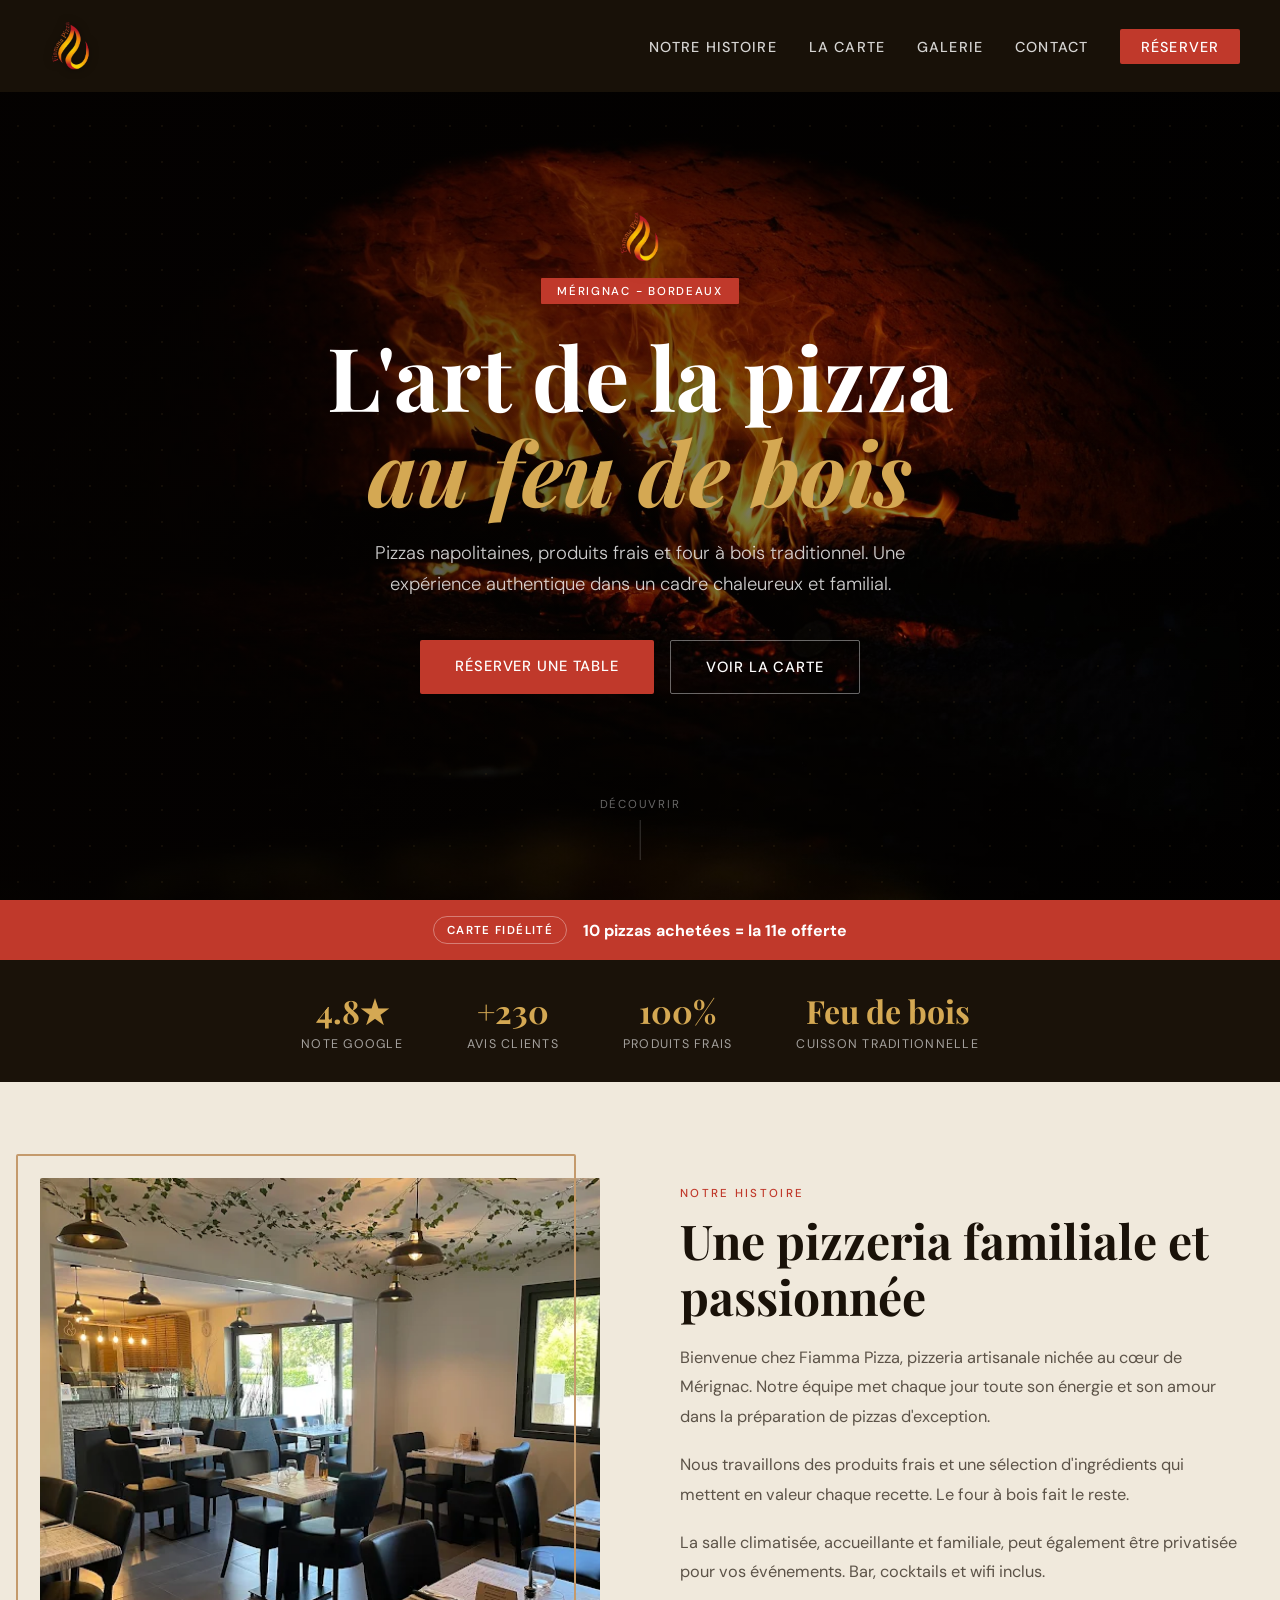
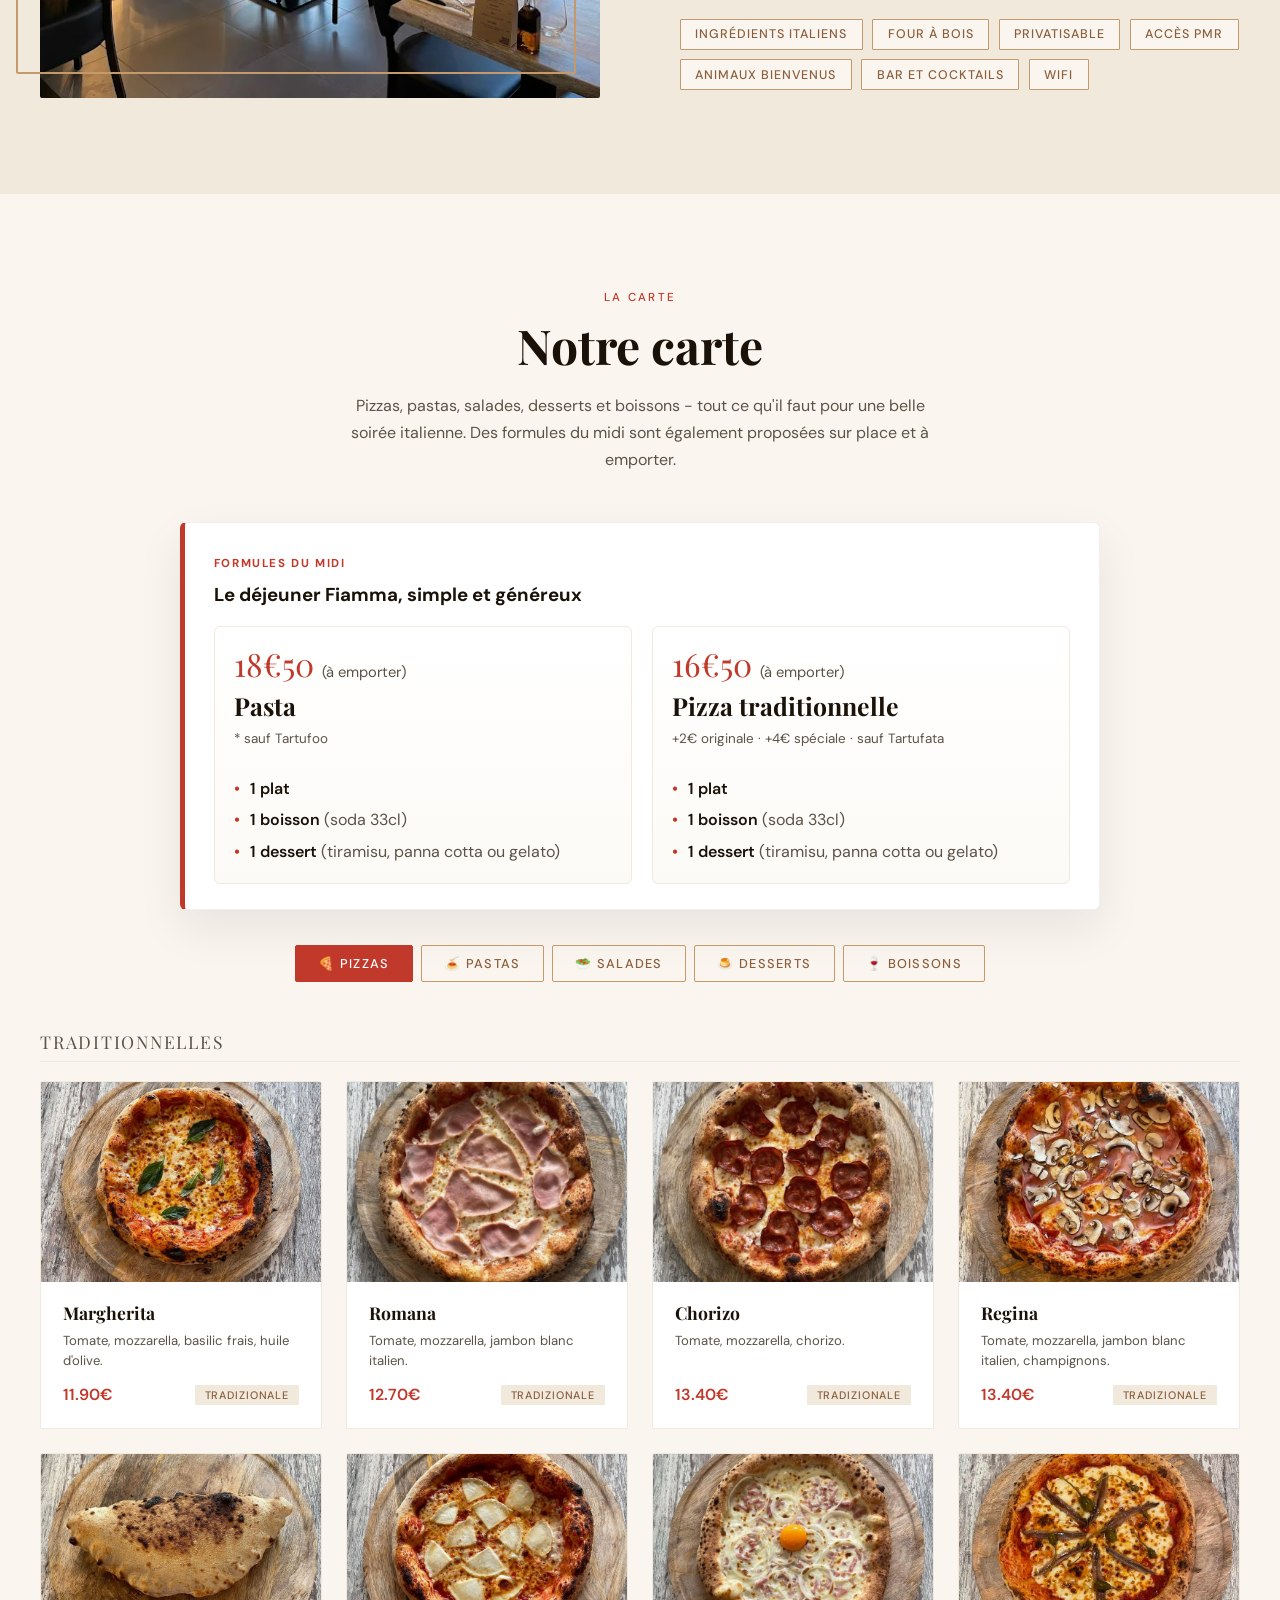
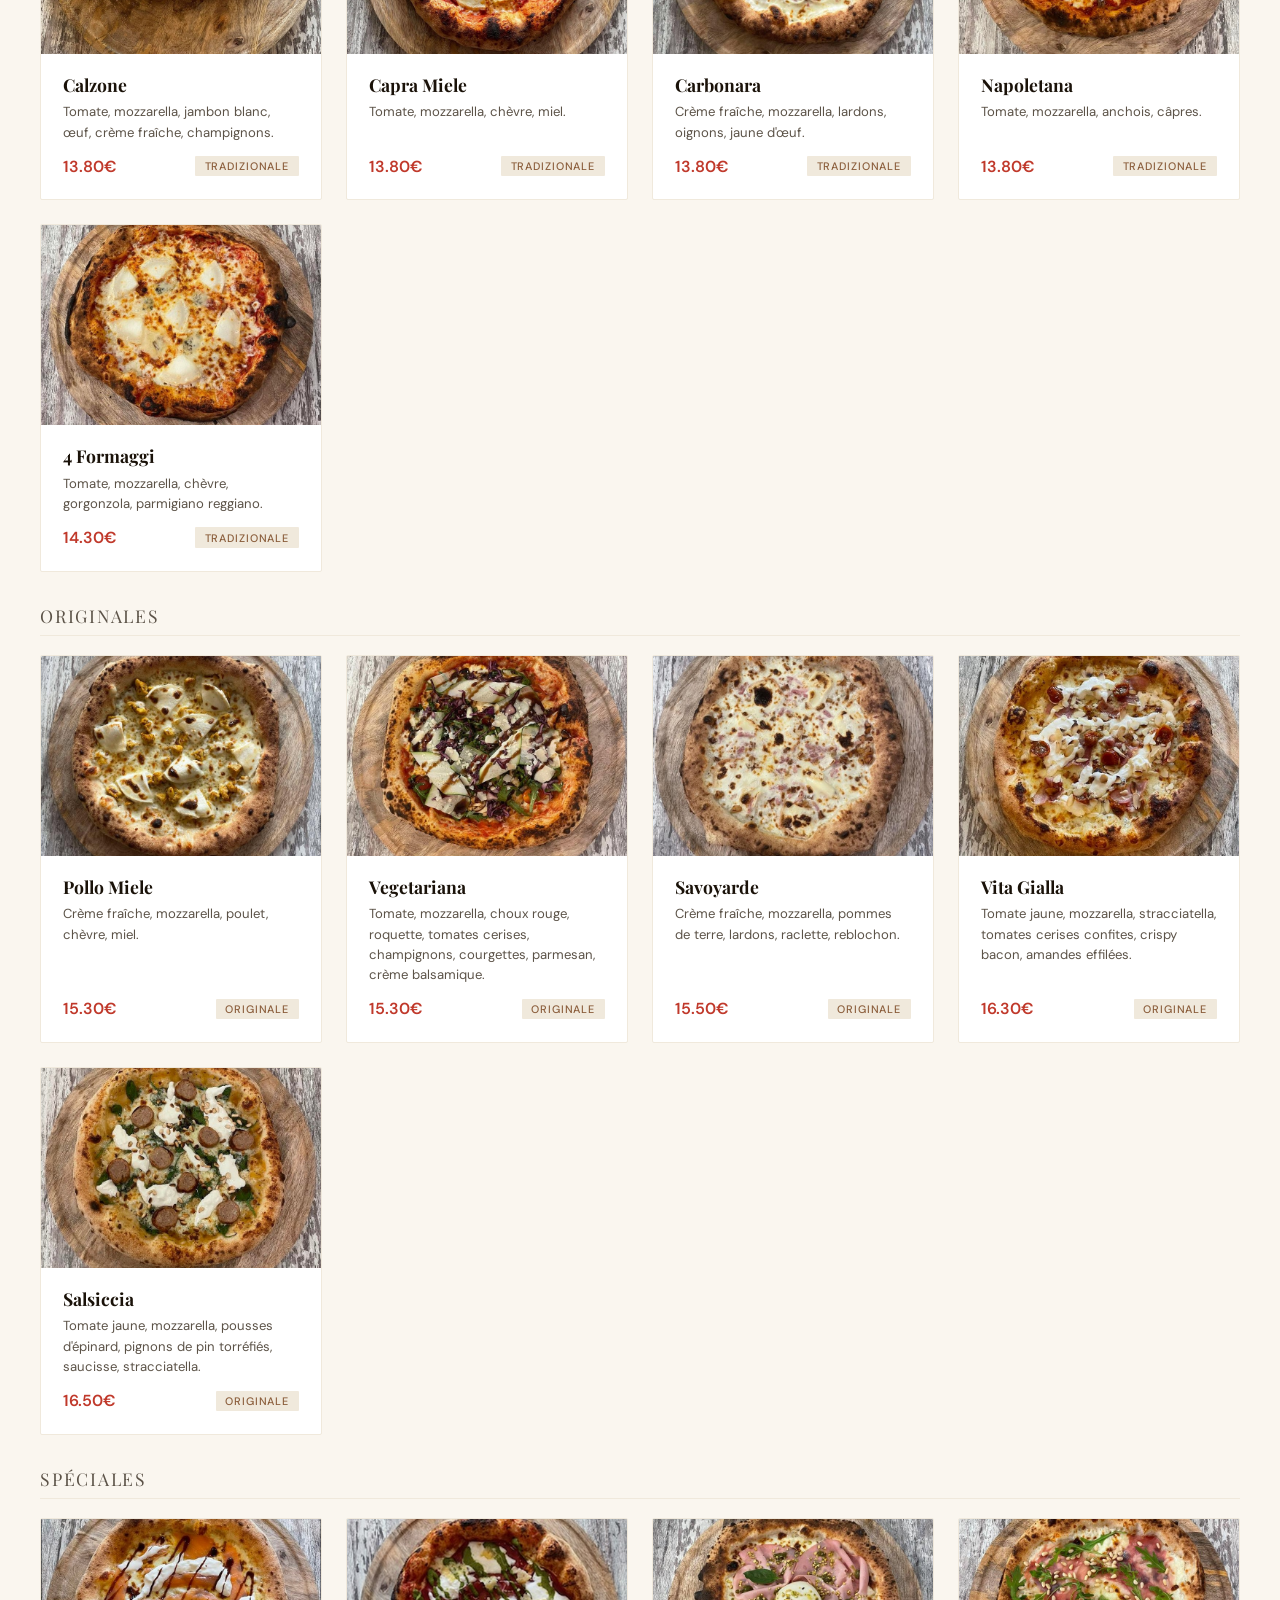
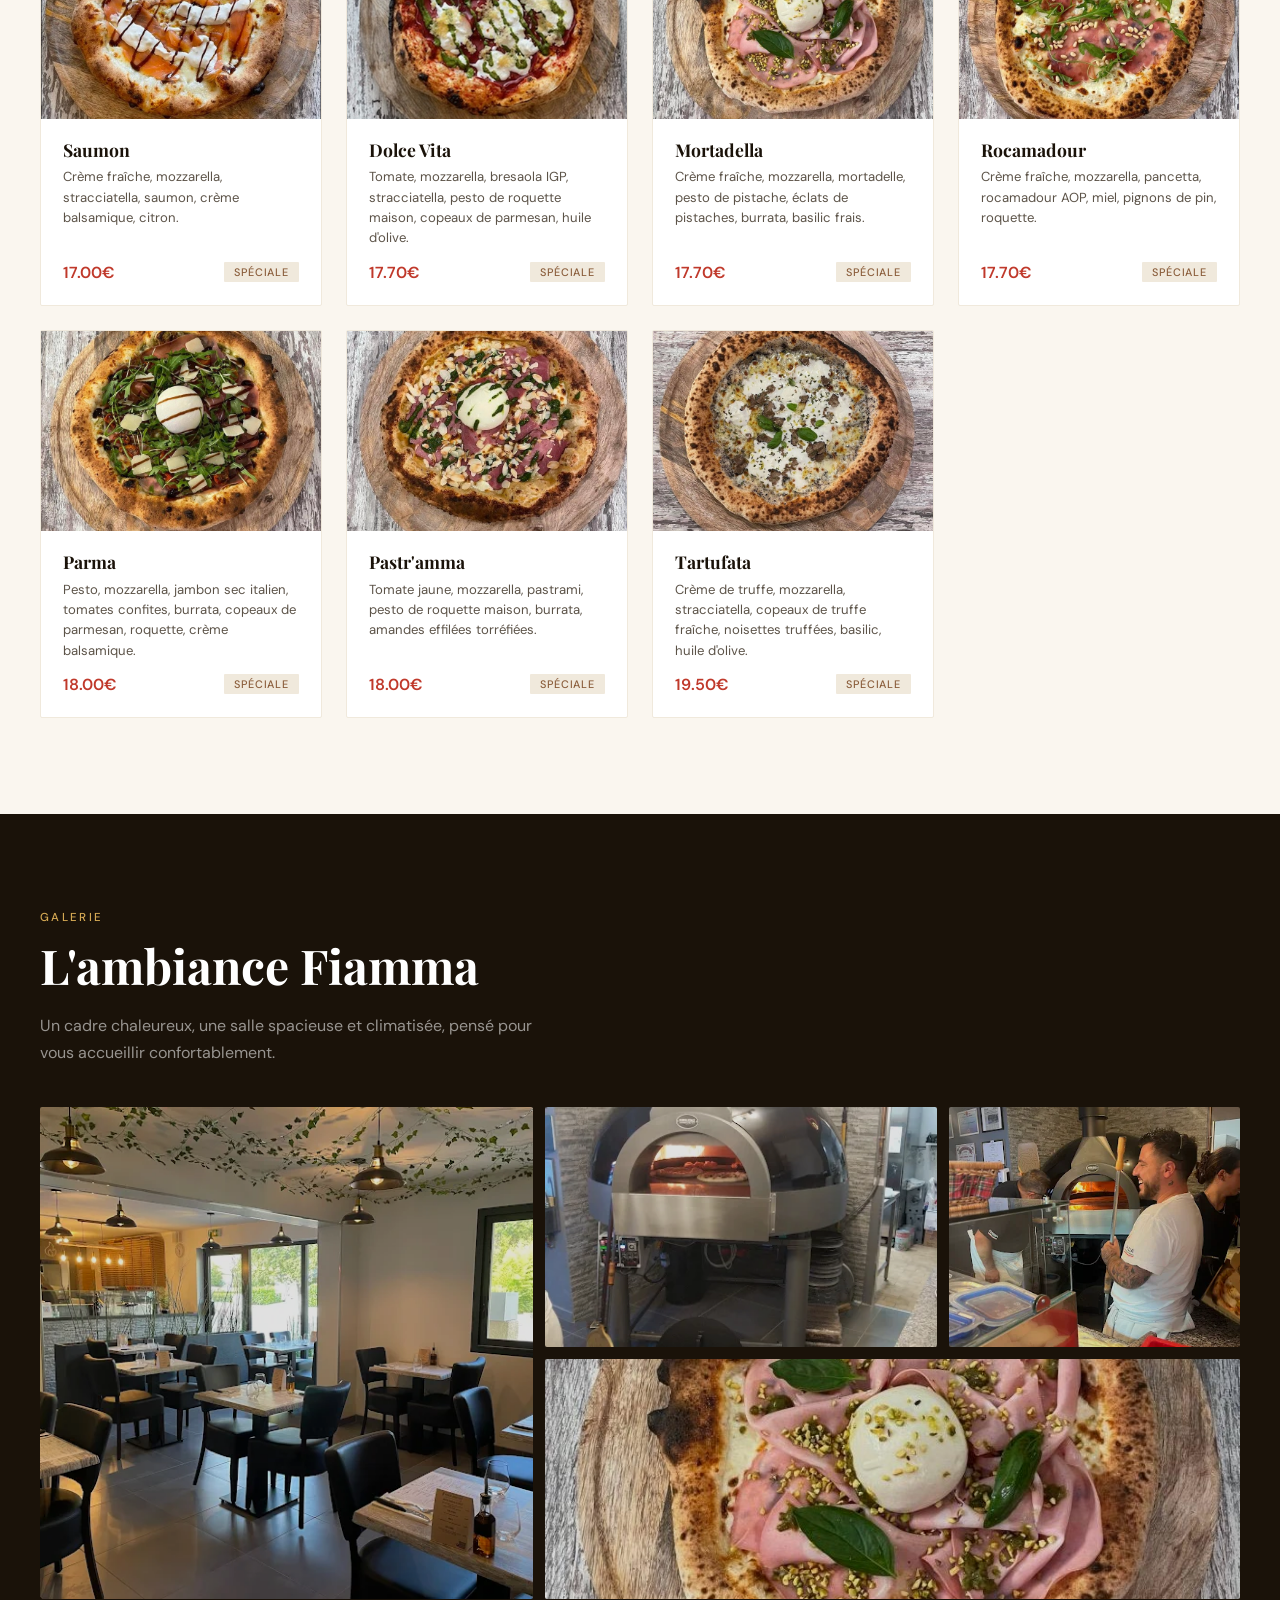
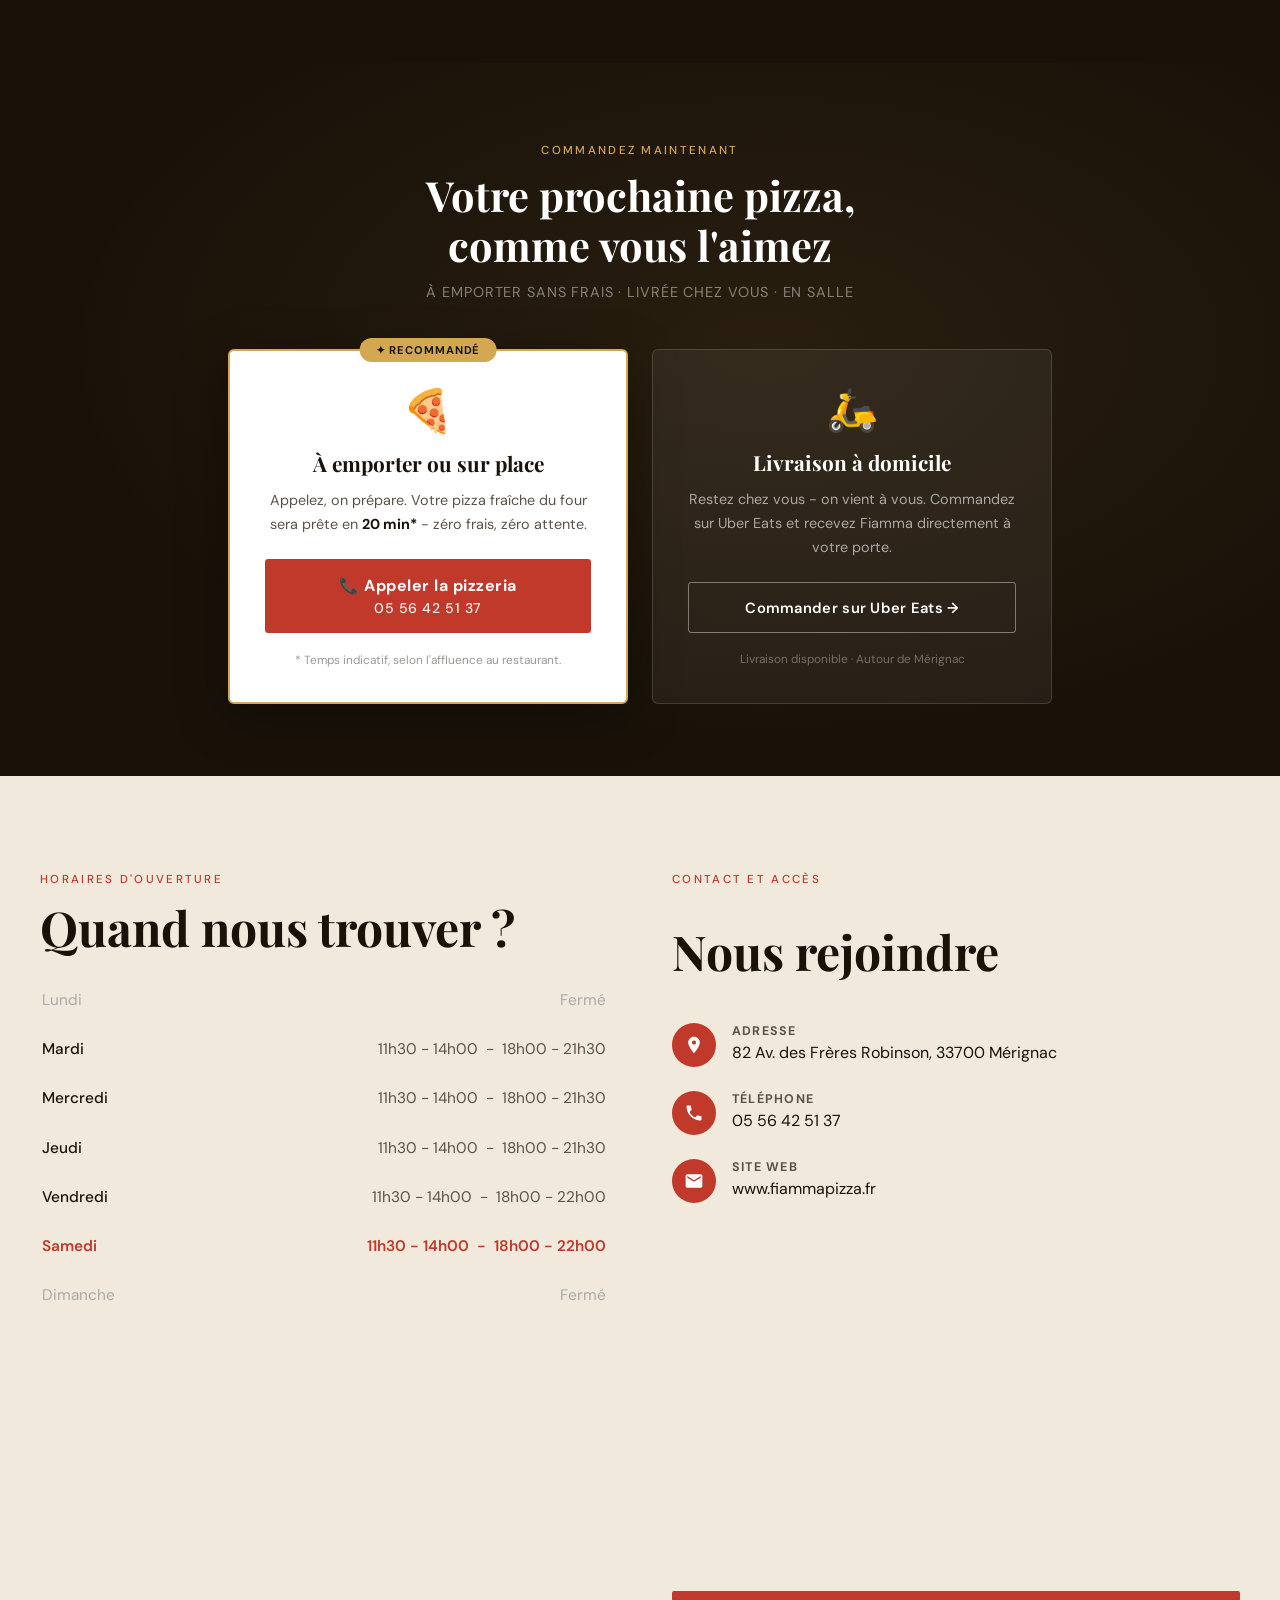
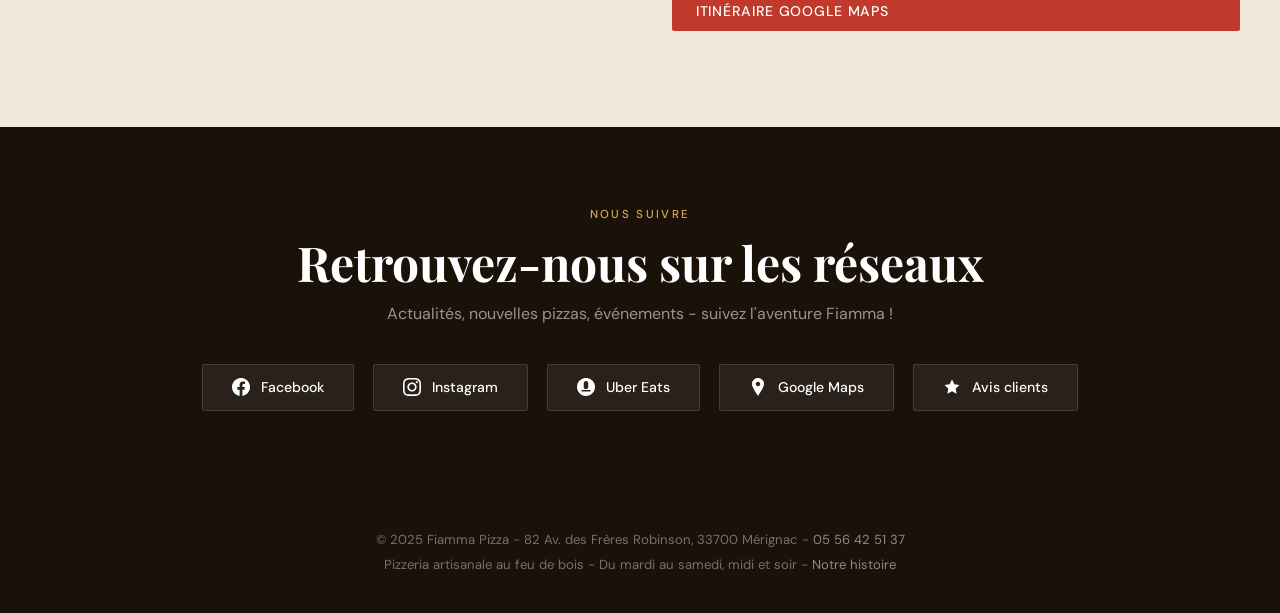
<file: index.html>
<!DOCTYPE html>
<html lang="fr">
<head>
  <meta charset="UTF-8" />
  <meta name="viewport" content="width=device-width, initial-scale=1.0" />
  <meta name="description" content="Fiamma Pizza - Pizzeria artisanale au feu de bois à Mérignac (Bordeaux). Produits frais, pizzas napolitaines, four à bois. Note 4.8/5 Google, 9.7/10 TheFork. Réservation : 05 56 42 51 37." />
  <title>Fiamma Pizza - Pizzeria Artisanale au Feu de Bois | Mérignac (Bordeaux)</title>
  <link rel="preconnect" href="https://fonts.googleapis.com" />
  <link rel="preconnect" href="https://fonts.gstatic.com" crossorigin />
  <link href="https://fonts.googleapis.com/css2?family=Playfair+Display:ital,wght@0,700;1,400&family=DM+Sans:wght@300;400;500&display=swap" rel="stylesheet" />
  <link rel="stylesheet" href="css/style.css">
  <link rel="canonical" href="https://www.fiammapizza.fr/">
  <link rel="preload" as="image" href="images/img_01.jpg" fetchpriority="high">
  <link rel="icon" type="image/png" href="images/LOGOFIAMMApizza.png">

  <!-- OPEN GRAPH -->
  <meta property="og:type" content="restaurant">
  <meta property="og:url" content="https://www.fiammapizza.fr/">
  <meta property="og:title" content="Fiamma Pizza - Pizzeria Artisanale au Feu de Bois à Mérignac">
  <meta property="og:description" content="Pizzas napolitaines cuites au feu de bois, produits frais et cadre chaleureux. Note 4.8/5 Google. 82 Av. des Frères Robinson, 33700 Mérignac.">
  <meta property="og:image" content="images/img_01.jpg">
  <meta property="og:locale" content="fr_FR">

  <!-- TWITTER CARD -->
  <meta name="twitter:card" content="summary_large_image">
  <meta name="twitter:title" content="Fiamma Pizza - Pizzeria Artisanale au Feu de Bois à Mérignac">
  <meta name="twitter:description" content="Pizzas napolitaines cuites au feu de bois, produits frais et cadre chaleureux. 82 Av. des Frères Robinson, 33700 Mérignac.">
  <meta name="twitter:image" content="https://www.fiammapizza.fr/images/img_01.jpg">

  <!-- SCHEMA.ORG -->
  <script type="application/ld+json">
  {
    "@context": "https://schema.org",
    "@type": "Restaurant",
    "name": "Fiamma Pizza",
    "image": "https://www.fiammapizza.fr/images/img_01.jpg",
    "description": "Pizzeria artisanale au feu de bois à Mérignac. Produits frais, pizzas napolitaines et four à bois traditionnel.",
    "servesCuisine": ["Pizza napolitaine", "Cuisine italienne", "Pasta"],
    "priceRange": "€€",
    "aggregateRating": {
      "@type": "AggregateRating",
      "ratingValue": "4.8",
      "reviewCount": "230",
      "bestRating": "5"
    },
    "address": {
      "@type": "PostalAddress",
      "streetAddress": "82 Avenue des Frères Robinson",
      "addressLocality": "Mérignac",
      "postalCode": "33700",
      "addressCountry": "FR"
    },
    "geo": {
      "@type": "GeoCoordinates",
      "latitude": "44.838",
      "longitude": "-0.643"
    },
    "telephone": "+33556425137",
    "url": "https://www.fiammapizza.fr",
    "openingHoursSpecification": [
      {"@type": "OpeningHoursSpecification", "dayOfWeek": ["Tuesday","Wednesday","Thursday"], "opens": "11:30", "closes": "14:00"},
      {"@type": "OpeningHoursSpecification", "dayOfWeek": ["Tuesday","Wednesday","Thursday"], "opens": "18:00", "closes": "21:30"},
      {"@type": "OpeningHoursSpecification", "dayOfWeek": ["Friday","Saturday"], "opens": "11:30", "closes": "14:00"},
      {"@type": "OpeningHoursSpecification", "dayOfWeek": ["Friday","Saturday"], "opens": "18:00", "closes": "22:00"}
    ],
    "hasMenu": "#menu",
    "acceptsReservations": true
  }
  </script>
</head>
<body>

<nav id="navbar">
  <a href="#hero" class="nav-logo"><img src="images/LOGOFIAMMApizza.png" alt="Fiamma Pizza - Pizzeria artisanale à Mérignac" class="nav-logo-img" width="120" height="60"/></a>
  <button class="nav-burger" aria-label="Menu" aria-expanded="false">
    <span></span>
    <span></span>
    <span></span>
  </button>
  <ul class="nav-links">
    <li><a href="notre-histoire.html">Notre histoire</a></li>
    <li><a href="#menu">La carte</a></li>
    <li><a href="#galerie">Galerie</a></li>
    <li><a href="#horaires">Contact</a></li>
    <li><a href="#commander" class="nav-cta">Réserver</a></li>
  </ul>
</nav>

<main>

<!-- HERO -->
<section id="hero">
  <div class="hero-deco"></div>
  <div class="hero-dots"></div>

  <div class="hero-content">
    <img src="images/LOGOFIAMMApizza.png" alt="Fiamma Pizza" class="hero-mini-logo" loading="eager" decoding="async"/>
    <span class="hero-badge">Mérignac - Bordeaux</span>
    <h1>L'art de la pizza<br/><em>au feu de bois</em></h1>
    <p>Pizzas napolitaines, produits frais et four à bois traditionnel. Une expérience authentique dans un cadre chaleureux et familial.</p>
    <div class="hero-actions">
      <a href="#commander" class="btn-primary">Réserver une table</a>
      <a href="#menu" class="btn-secondary">Voir la carte</a>
    </div>
  </div>
  <div class="hero-scroll">Découvrir</div>
</section>

<section class="loyalty-strip">
  <div class="container loyalty-strip-inner">
    <span class="loyalty-label">Carte fidélité</span>
    <p><strong>10 pizzas achetées = la 11e offerte</strong></p>
  </div>
</section>

<div class="stats-strip">
  <div class="stat-item"><strong>4.8&#9733;</strong><span>Note Google</span></div>
  <div class="stat-item"><strong>+230</strong><span>Avis clients</span></div>
  <div class="stat-item"><strong>100%</strong><span>Produits frais</span></div>
  <div class="stat-item"><strong>Feu de bois</strong><span>Cuisson traditionnelle</span></div>
</div>

<section id="about">
  <div class="container">
    <div class="about-grid reveal">
      <div class="about-img">
        <img src="images/img_03.webp" alt="Salle du restaurant Fiamma Pizza" loading="lazy"/>
      </div>
      <div class="about-text">
        <span class="section-label">Notre histoire</span>
        <h2>Une pizzeria familiale et passionnée</h2>
        <p>Bienvenue chez Fiamma Pizza, pizzeria artisanale nichée au cœur de Mérignac. Notre équipe met chaque jour toute son énergie et son amour dans la préparation de pizzas d'exception.</p>
        <p>Nous travaillons des produits frais et une sélection d'ingrédients qui mettent en valeur chaque recette. Le four à bois fait le reste.</p>
        <p>La salle climatisée, accueillante et familiale, peut également être privatisée pour vos événements. Bar, cocktails et wifi inclus.</p>
        <div class="about-tags">
          <span class="tag">Ingrédients italiens</span>
          <span class="tag">Four à bois</span>
          <span class="tag">Privatisable</span>
          <span class="tag">Accès PMR</span>
          <span class="tag">Animaux bienvenus</span>
          <span class="tag">Bar et cocktails</span>
          <span class="tag">Wifi</span>
        </div>
      </div>
    </div>
  </div>
</section>

<!-- MENU -->
<section id="menu">
  <div class="container">
    <div class="menu-intro reveal">
      <span class="section-label">La carte</span>
      <h2>Notre carte</h2>
      <p>Pizzas, pastas, salades, desserts et boissons - tout ce qu'il faut pour une belle soirée italienne. Des formules du midi sont également proposées sur place et à emporter.</p>
    </div>

    <div class="lunch-box reveal">
      <span class="lunch-box-label">Formules du midi</span>
      <h3>Le déjeuner Fiamma, simple et généreux</h3>
      <div class="lunch-grid">
        <div class="lunch-card">
          <div class="lunch-price">18€50 <span>(à emporter)</span></div>
          <h4>Pasta</h4>
          <p class="lunch-exception">* sauf Tartufoo</p>
          <ul class="lunch-list">
            <li>1 plat</li>
            <li>1 boisson <span>(soda 33cl)</span></li>
            <li>1 dessert <span>(tiramisu, panna cotta ou gelato)</span></li>
          </ul>
        </div>
        <div class="lunch-card">
          <div class="lunch-price">16€50 <span>(à emporter)</span></div>
          <h4>Pizza traditionnelle</h4>
          <p class="lunch-exception">+2€ originale · +4€ spéciale · sauf Tartufata</p>
          <ul class="lunch-list">
            <li>1 plat</li>
            <li>1 boisson <span>(soda 33cl)</span></li>
            <li>1 dessert <span>(tiramisu, panna cotta ou gelato)</span></li>
          </ul>
        </div>
      </div>
    </div>

    <div class="menu-tabs reveal">
      <button class="menu-tab active" data-cat="pizzas">🍕 Pizzas</button>
      <button class="menu-tab" data-cat="pastas">🍝 Pastas</button>
      <button class="menu-tab" data-cat="salades">🥗 Salades</button>
      <button class="menu-tab" data-cat="desserts">🍮 Desserts</button>
      <button class="menu-tab" data-cat="boissons">🍷 Boissons</button>
    </div>

    <!-- ===== PIZZAS ===== -->
    <div id="cat-pizzas" class="menu-category active">
      <div class="cat-subtitle">Traditionnelles</div>
      <div class="pizza-grid">
        <div class="pizza-card"><img class="pizza-card-img" src="images/pict_1.jpg" alt="Margherita" loading="lazy"/><div class="pizza-card-body"><h3>Margherita</h3><p>Tomate, mozzarella, basilic frais, huile d'olive.</p><div class="pizza-card-footer"><span class="pizza-price">11.90€</span><span class="pizza-badge">Tradizionale</span></div></div></div>
        <div class="pizza-card"><img class="pizza-card-img" src="images/pict_2.jpg" alt="Romana" loading="lazy"/><div class="pizza-card-body"><h3>Romana</h3><p>Tomate, mozzarella, jambon blanc italien.</p><div class="pizza-card-footer"><span class="pizza-price">12.70€</span><span class="pizza-badge">Tradizionale</span></div></div></div>
        <div class="pizza-card"><img class="pizza-card-img" src="images/pict_97.jpg" alt="Chorizo" loading="lazy"/><div class="pizza-card-body"><h3>Chorizo</h3><p>Tomate, mozzarella, chorizo.</p><div class="pizza-card-footer"><span class="pizza-price">13.40€</span><span class="pizza-badge">Tradizionale</span></div></div></div>
        <div class="pizza-card"><img class="pizza-card-img" src="images/pict_6.jpg" alt="Regina" loading="lazy"/><div class="pizza-card-body"><h3>Regina</h3><p>Tomate, mozzarella, jambon blanc italien, champignons.</p><div class="pizza-card-footer"><span class="pizza-price">13.40€</span><span class="pizza-badge">Tradizionale</span></div></div></div>
        <div class="pizza-card"><img class="pizza-card-img" src="images/pict_9.jpg" alt="Calzone" loading="lazy"/><div class="pizza-card-body"><h3>Calzone</h3><p>Tomate, mozzarella, jambon blanc, œuf, crème fraîche, champignons.</p><div class="pizza-card-footer"><span class="pizza-price">13.80€</span><span class="pizza-badge">Tradizionale</span></div></div></div>
        <div class="pizza-card"><img class="pizza-card-img" src="images/pict_20.jpg" alt="Capra Miele" loading="lazy"/><div class="pizza-card-body"><h3>Capra Miele</h3><p>Tomate, mozzarella, chèvre, miel.</p><div class="pizza-card-footer"><span class="pizza-price">13.80€</span><span class="pizza-badge">Tradizionale</span></div></div></div>
        <div class="pizza-card"><img class="pizza-card-img" src="images/pict_56.jpg" alt="Carbonara" loading="lazy"/><div class="pizza-card-body"><h3>Carbonara</h3><p>Crème fraîche, mozzarella, lardons, oignons, jaune d'œuf.</p><div class="pizza-card-footer"><span class="pizza-price">13.80€</span><span class="pizza-badge">Tradizionale</span></div></div></div>
        <div class="pizza-card"><img class="pizza-card-img" src="images/pict_98.jpg" alt="Napoletana" loading="lazy"/><div class="pizza-card-body"><h3>Napoletana</h3><p>Tomate, mozzarella, anchois, câpres.</p><div class="pizza-card-footer"><span class="pizza-price">13.80€</span><span class="pizza-badge">Tradizionale</span></div></div></div>
        <div class="pizza-card"><img class="pizza-card-img" src="images/pict_21.jpg" alt="4 Formaggi" loading="lazy"/><div class="pizza-card-body"><h3>4 Formaggi</h3><p>Tomate, mozzarella, chèvre, gorgonzola, parmigiano reggiano.</p><div class="pizza-card-footer"><span class="pizza-price">14.30€</span><span class="pizza-badge">Tradizionale</span></div></div></div>
      </div>
      <div class="cat-subtitle">Originales</div>
      <div class="pizza-grid">
        <div class="pizza-card"><img class="pizza-card-img" src="images/pict_14.jpg" alt="Pollo Miele" loading="lazy"/><div class="pizza-card-body"><h3>Pollo Miele</h3><p>Crème fraîche, mozzarella, poulet, chèvre, miel.</p><div class="pizza-card-footer"><span class="pizza-price">15.30€</span><span class="pizza-badge">Originale</span></div></div></div>
        <div class="pizza-card"><img class="pizza-card-img" src="images/pict_59.jpg" alt="Vegetariana" loading="lazy"/><div class="pizza-card-body"><h3>Vegetariana</h3><p>Tomate, mozzarella, choux rouge, roquette, tomates cerises, champignons, courgettes, parmesan, crème balsamique.</p><div class="pizza-card-footer"><span class="pizza-price">15.30€</span><span class="pizza-badge">Originale</span></div></div></div>
        <div class="pizza-card"><img class="pizza-card-img" src="images/pict_16.jpg" alt="Savoyarde" loading="lazy"/><div class="pizza-card-body"><h3>Savoyarde</h3><p>Crème fraîche, mozzarella, pommes de terre, lardons, raclette, reblochon.</p><div class="pizza-card-footer"><span class="pizza-price">15.50€</span><span class="pizza-badge">Originale</span></div></div></div>
        <div class="pizza-card"><img class="pizza-card-img" src="images/pict_110.jpg" alt="Vita Gialla" loading="lazy"/><div class="pizza-card-body"><h3>Vita Gialla</h3><p>Tomate jaune, mozzarella, stracciatella, tomates cerises confites, crispy bacon, amandes effilées.</p><div class="pizza-card-footer"><span class="pizza-price">16.30€</span><span class="pizza-badge">Originale</span></div></div></div>
        <div class="pizza-card"><img class="pizza-card-img" src="images/pict_111.jpg" alt="Salsiccia" loading="lazy"/><div class="pizza-card-body"><h3>Salsiccia</h3><p>Tomate jaune, mozzarella, pousses d'épinard, pignons de pin torréfiés, saucisse, stracciatella.</p><div class="pizza-card-footer"><span class="pizza-price">16.50€</span><span class="pizza-badge">Originale</span></div></div></div>
      </div>
      <div class="cat-subtitle">Spéciales</div>
      <div class="pizza-grid">
        <div class="pizza-card"><img class="pizza-card-img" src="images/pict_23.jpg" alt="Saumon" loading="lazy"/><div class="pizza-card-body"><h3>Saumon</h3><p>Crème fraîche, mozzarella, stracciatella, saumon, crème balsamique, citron.</p><div class="pizza-card-footer"><span class="pizza-price">17.00€</span><span class="pizza-badge speciale">Spéciale</span></div></div></div>
        <div class="pizza-card"><img class="pizza-card-img" src="images/pict_102.jpg" alt="Dolce Vita" loading="lazy"/><div class="pizza-card-body"><h3>Dolce Vita</h3><p>Tomate, mozzarella, bresaola IGP, stracciatella, pesto de roquette maison, copeaux de parmesan, huile d'olive.</p><div class="pizza-card-footer"><span class="pizza-price">17.70€</span><span class="pizza-badge speciale">Spéciale</span></div></div></div>
        <div class="pizza-card"><img class="pizza-card-img" src="images/pict_57.jpg" alt="Mortadella" loading="lazy"/><div class="pizza-card-body"><h3>Mortadella</h3><p>Crème fraîche, mozzarella, mortadelle, pesto de pistache, éclats de pistaches, burrata, basilic frais.</p><div class="pizza-card-footer"><span class="pizza-price">17.70€</span><span class="pizza-badge speciale">Spéciale</span></div></div></div>
        <div class="pizza-card"><img class="pizza-card-img" src="images/pict_25.jpg" alt="Rocamadour" loading="lazy"/><div class="pizza-card-body"><h3>Rocamadour</h3><p>Crème fraîche, mozzarella, pancetta, rocamadour AOP, miel, pignons de pin, roquette.</p><div class="pizza-card-footer"><span class="pizza-price">17.70€</span><span class="pizza-badge speciale">Spéciale</span></div></div></div>
        <div class="pizza-card"><img class="pizza-card-img" src="images/pict_18.jpg" alt="Parma" loading="lazy"/><div class="pizza-card-body"><h3>Parma</h3><p>Pesto, mozzarella, jambon sec italien, tomates confites, burrata, copeaux de parmesan, roquette, crème balsamique.</p><div class="pizza-card-footer"><span class="pizza-price">18.00€</span><span class="pizza-badge speciale">Spéciale</span></div></div></div>
        <div class="pizza-card"><img class="pizza-card-img" src="images/pict_112.jpg" alt="Pastr'amma" loading="lazy"/><div class="pizza-card-body"><h3>Pastr'amma</h3><p>Tomate jaune, mozzarella, pastrami, pesto de roquette maison, burrata, amandes effilées torréfiées.</p><div class="pizza-card-footer"><span class="pizza-price">18.00€</span><span class="pizza-badge speciale">Spéciale</span></div></div></div>
        <div class="pizza-card"><img class="pizza-card-img" src="images/pict_22.jpg" alt="Tartufata" loading="lazy"/><div class="pizza-card-body"><h3>Tartufata</h3><p>Crème de truffe, mozzarella, stracciatella, copeaux de truffe fraîche, noisettes truffées, basilic, huile d'olive.</p><div class="pizza-card-footer"><span class="pizza-price">19.50€</span><span class="pizza-badge speciale">Spéciale</span></div></div></div>
      </div>
    </div>

    <!-- ===== PASTAS ===== -->
    <div id="cat-pastas" class="menu-category">
      <div class="pizza-grid">
        <div class="pizza-card"><img class="pizza-card-img" src="images/pict_26.jpg" alt="Carbonara pasta" loading="lazy"/><div class="pizza-card-body"><h3>Carbonara</h3><p>Parmigiano reggiano, pancetta, jaune d'œuf, copeaux de parmesan.</p><div class="pizza-card-footer"><span class="pizza-price">15.00€</span><span class="pizza-badge">Pasta</span></div></div></div>
        <div class="pizza-card"><img class="pizza-card-img" src="images/pict_99.jpg" alt="Alla Caprese" loading="lazy"/><div class="pizza-card-body"><h3>Alla Caprese</h3><p>Sauce tomate, jambon sec italien, copeaux de parmesan, burrata.</p><div class="pizza-card-footer"><span class="pizza-price">16.00€</span><span class="pizza-badge">Pasta</span></div></div></div>
        <div class="pizza-card"><img class="pizza-card-img" src="images/pict_105.jpg" alt="Verde" loading="lazy"/><div class="pizza-card-body"><h3>Verde</h3><p>Pesto, pancetta, stracciatella, pignons de pin torréfiés, copeaux de parmesan.</p><div class="pizza-card-footer"><span class="pizza-price">16.00€</span><span class="pizza-badge">Pasta</span></div></div></div>
        <div class="pizza-card"><div class="pizza-card-nophoto">🍝</div><div class="pizza-card-body"><h3>Tartufoo</h3><p>Crème de truffe, parmigiano reggiano, stracciatella, copeaux de parmesan, noisettes truffées, basilic, huile d'olive.</p><div class="pizza-card-footer"><span class="pizza-price">18.00€</span><span class="pizza-badge speciale">Spéciale</span></div></div></div>
      </div>
    </div>

    <!-- ===== SALADES ===== -->
    <div id="cat-salades" class="menu-category">
      <div class="pizza-grid">
        <div class="pizza-card"><div class="pizza-card-nophoto">🥗</div><div class="pizza-card-body"><h3>Caesar</h3><p>Salade, tomates cerises confites, poulet pané, crispy bacon, œuf mollet, copeaux de parmesan, croutons, sauce caesar.</p><div class="pizza-card-footer"><span class="pizza-price">16.50€</span><span class="pizza-badge">Salade</span></div></div></div>
        <div class="pizza-card"><div class="pizza-card-nophoto">🥗</div><div class="pizza-card-body"><h3>Fresca</h3><p>Salade, tomates cerises confites, jambon sec italien, burrata, copeaux de parmesan, choux rouge, crème balsamique.</p><div class="pizza-card-footer"><span class="pizza-price">16.50€</span><span class="pizza-badge">Salade</span></div></div></div>
      </div>
    </div>

    <!-- ===== DESSERTS ===== -->
    <div id="cat-desserts" class="menu-category">
      <div class="pizza-grid">
        <div class="pizza-card"><img class="pizza-card-img" src="images/pict_28.jpg" alt="Gelato" loading="lazy"/><div class="pizza-card-body"><h3>Gelato</h3><p>Glace italienne - nappage chocolat, caramel ou fruits rouges.</p><div class="pizza-card-footer"><span class="pizza-price">3.80€</span><span class="pizza-badge">Dessert</span></div></div></div>
        <div class="pizza-card"><img class="pizza-card-img" src="images/pict_63.jpg" alt="Panna Cotta" loading="lazy"/><div class="pizza-card-body"><h3>Panna Cotta fruits rouges</h3><p>Panna cotta fait maison avec coulis de fruits rouges ou passion.</p><div class="pizza-card-footer"><span class="pizza-price">3.80€</span><span class="pizza-badge">Dessert</span></div></div></div>
        <div class="pizza-card"><img class="pizza-card-img" src="images/pict_40.jpg" alt="Tiramisu" loading="lazy"/><div class="pizza-card-body"><h3>Tiramisu au cafe</h3><p>Tiramisu au cafe fait maison, avec ou sans speculoos.</p><div class="pizza-card-footer"><span class="pizza-price">3.80€</span><span class="pizza-badge">Dessert</span></div></div></div>
        <div class="pizza-card"><img class="pizza-card-img" src="images/pict_107.jpg" alt="Angioletti fritti" loading="lazy"/><div class="pizza-card-body"><h3>Angioletti fritti</h3><p>Boules de pâte à pizza frites, nutella, sucre glace.</p><div class="pizza-card-footer"><span class="pizza-price">7.00€</span><span class="pizza-badge">Dessert</span></div></div></div>
        <div class="pizza-card"><img class="pizza-card-img" src="images/pict_108.jpg" alt="Cannoli sicilien" loading="lazy"/><div class="pizza-card-body"><h3>Cannoli sicilien pistache</h3><p>Biscuit de pâte frite, crème de mascarpone pistache, éclats de pistaches.</p><div class="pizza-card-footer"><span class="pizza-price">7.00€</span><span class="pizza-badge">Dessert</span></div></div></div>
        <div class="pizza-card"><img class="pizza-card-img" src="images/pict_109.jpg" alt="Pizza Nutella" loading="lazy"/><div class="pizza-card-body"><h3>Pizza au Nutella</h3><p>La célèbre pâte à pizza au feu de bois garnie de Nutella.</p><div class="pizza-card-footer"><span class="pizza-price">7.00€</span><span class="pizza-badge">Dessert</span></div></div></div>
      </div>
    </div>

    <!-- ===== BOISSONS ===== -->
    <div id="cat-boissons" class="menu-category">
      <div class="boissons-grid">

        <div class="bois-section">
          <div class="cat-subtitle">Sans alcool</div>
          <div class="bois-list">
            <div class="bois-item"><img src="images/pict_42.png" alt="Eau"/><div class="bois-info"><span>Eau 50cl</span><span class="bois-price">1.50€</span></div></div>
            <div class="bois-item"><img src="images/pict_41.jpg" alt="Coca"/><div class="bois-info"><span>Coca-Cola 33cl</span><span class="bois-price">2.00€</span></div></div>
            <div class="bois-item"><img src="images/pict_69.jpg" alt="Ice Tea"/><div class="bois-info"><span>Ice Tea 33cl</span><span class="bois-price">2.00€</span></div></div>
            <div class="bois-item"><img src="images/pict_70.jpg" alt="Orangina"/><div class="bois-info"><span>Orangina 33cl</span><span class="bois-price">2.00€</span></div></div>
            <div class="bois-item"><img src="images/pict_93.jpg" alt="Schweppes"/><div class="bois-info"><span>Schweppes 33cl</span><span class="bois-price">2.00€</span></div></div>
            <div class="bois-item"><img src="images/pict_71.jpg" alt="Sprite"/><div class="bois-info"><span>Sprite 33cl</span><span class="bois-price">2.00€</span></div></div>
            <div class="bois-item"><img src="images/pict_95.png" alt="Eau 1L"/><div class="bois-info"><span>Eau 1L</span><span class="bois-price">2.70€</span></div></div>
            <div class="bois-item"><img src="images/pict_44.jpg" alt="San Pellegrino"/><div class="bois-info"><span>San Pellegrino 50cl</span><span class="bois-price">2.80€</span></div></div>
            <div class="bois-item"><img src="images/pict_45.png" alt="Coca 1L"/><div class="bois-info"><span>Coca-Cola 1L</span><span class="bois-price">2.90€</span></div></div>
            <div class="bois-item"><img src="images/pict_43.png" alt="San Pellegrino 1L"/><div class="bois-info"><span>San Pellegrino 1L</span><span class="bois-price">3.80€</span></div></div>
          </div>
        </div>

        <div class="bois-section">
          <div class="cat-subtitle">Bières</div>
          <div class="bois-list">
            <div class="bois-item"><img src="images/pict_48.jpg" alt="Corona"/><div class="bois-info"><span>Corona 33cl</span><span class="bois-price">3.50€</span></div></div>
            <div class="bois-item"><img src="images/pict_78.jpg" alt="Desperados"/><div class="bois-info"><span>Desperados 33cl</span><span class="bois-price">3.50€</span></div></div>
            <div class="bois-item"><img src="images/pict_76.jpg" alt="Angelo Poretti"/><div class="bois-info"><span>Angelo Poretti 33cl</span><span class="bois-price">3.60€</span></div></div>
            <div class="bois-item"><img src="images/pict_74.png" alt="Peroni"/><div class="bois-info"><span>Peroni 33cl</span><span class="bois-price">3.60€</span></div></div>
            <div class="bois-item"><img src="images/pict_47.png" alt="Bianca Fresca"/><div class="bois-info"><span>Bianca Fresca des Pouilles 33cl</span><span class="bois-price">5.00€</span></div></div>
          </div>
        </div>

        <div class="bois-section">
          <div class="cat-subtitle">Vins rouges</div>
          <div class="bois-list">
            <div class="bois-item"><img src="images/pict_50.jpg" alt="Chianti 37.5cl"/><div class="bois-info"><span>Chianti 37,5cl</span><span class="bois-price">8.00€</span></div></div>
            <div class="bois-item"><img src="images/pict_79.jpg" alt="Montepulciano 37.5cl"/><div class="bois-info"><span>Montepulciano 37,5cl</span><span class="bois-price">9.00€</span></div></div>
            <div class="bois-item"><img src="images/pict_49.jpg" alt="Chianti 75cl"/><div class="bois-info"><span>Chianti 75cl</span><span class="bois-price">12.00€</span></div></div>
            <div class="bois-item"><img src="images/pict_80.jpg" alt="Montepulciano 75cl"/><div class="bois-info"><span>Montepulciano 75cl</span><span class="bois-price">13.00€</span></div></div>
          </div>
        </div>

        <div class="bois-section">
          <div class="cat-subtitle">Vins blancs</div>
          <div class="bois-list">
            <div class="bois-item"><img src="images/pict_86.jpg" alt="Sauvignon"/><div class="bois-info"><span>Cotes de Gascogne Sauvignon 75cl</span><span class="bois-price">15.00€</span></div></div>
            <div class="bois-item"><img src="images/pict_85.jpg" alt="Gros Manseng"/><div class="bois-info"><span>Cotes de Gascogne Gros Manseng 75cl</span><span class="bois-price">17.00€</span></div></div>
          </div>
        </div>

        <div class="bois-section">
          <div class="cat-subtitle">Vins rosés</div>
          <div class="bois-list">
            <div class="bois-item"><img src="images/pict_83.jpg" alt="Bardolino rosé"/><div class="bois-info"><span>Bardolino 37,5cl</span><span class="bois-price">8.00€</span></div></div>
            <div class="bois-item"><img src="images/pict_81.jpg" alt="Rosato"/><div class="bois-info"><span>Rosato 75cl</span><span class="bois-price">11.00€</span></div></div>
            <div class="bois-item"><img src="images/pict_84.jpg" alt="Bardolino 75cl"/><div class="bois-info"><span>Bardolino 75cl</span><span class="bois-price">12.00€</span></div></div>
          </div>
        </div>

        <div class="bois-section">
          <div class="cat-subtitle">Vins pétillants</div>
          <div class="bois-list">
            <div class="bois-item"><img src="images/pict_54.jpg" alt="Lambrusco Rosé"/><div class="bois-info"><span>Lambrusco Rosé 37,5cl</span><span class="bois-price">8.00€</span></div></div>
            <div class="bois-item"><img src="images/pict_54.jpg" alt="Lambrusco Rouge"/><div class="bois-info"><span>Lambrusco Rouge 37,5cl</span><span class="bois-price">8.00€</span></div></div>
            <div class="bois-item"><img src="images/pict_51.jpg" alt="Lambrusco Rosé 75cl"/><div class="bois-info"><span>Lambrusco Rosé 75cl</span><span class="bois-price">12.00€</span></div></div>
            <div class="bois-item"><img src="images/pict_51.jpg" alt="Lambrusco Rouge 75cl"/><div class="bois-info"><span>Lambrusco Rouge 75cl</span><span class="bois-price">12.00€</span></div></div>
            <div class="bois-item"><img src="images/pict_53.jpg" alt="Proseco"/><div class="bois-info"><span>Proseco Superiore Millesimato 75cl</span><span class="bois-price">17.00€</span></div></div>
          </div>
        </div>

      </div>
    </div>

  </div>
</section>

<section id="galerie">
  <div class="container">
    <div class="reveal">
      <span class="section-label">Galerie</span>
      <h2>L'ambiance Fiamma</h2>
      <p class="gallery-intro">Un cadre chaleureux, une salle spacieuse et climatisée, pensé pour vous accueillir confortablement.</p>
    </div>
    <div class="gallery-grid reveal">
      <img class="g1" src="images/img_04.webp" alt="Salle du restaurant Fiamma Pizza" loading="lazy" width="600" height="400"/>
      <img class="g2" src="images/img_05.webp" alt="Four à bois Fiamma Pizza" loading="lazy" width="600" height="400"/>
      <img class="g3" src="images/img_06.webp" alt="Équipe Fiamma Pizza en cuisine" loading="lazy" width="600" height="400" style="object-position:center center"/>
      <img class="g4" src="images/pict_57.jpg" alt="Mortadella" loading="lazy" width="600" height="400" style="object-position:center center"/>
    </div>
  </div>
</section>

<section id="commander" class="section-commander">
  <div class="commander-inner">
    <div class="commander-header reveal">
      <span class="section-label section-label--light">Commandez maintenant</span>
      <h2 class="commander-title">Votre prochaine pizza,<br>comme vous l'aimez</h2>
      <p class="commander-subtitle">À emporter sans frais · Livrée chez vous · En salle</p>
    </div>
    <div class="commander-wrap">
      <div class="commander-card commander-card--restaurant">
        <span class="commander-badge">✦ Recommandé</span>
        <div class="commander-icon">🍕</div>
        <h3>À emporter ou sur place</h3>
        <p>Appelez, on prépare. Votre pizza fraîche du four sera prête en <strong>20 min*</strong> - zéro frais, zéro attente.</p>
        <a href="tel:0556425137" class="btn-commander-restaurant">
          <span class="btn-commander-label">📞 Appeler la pizzeria</span>
          <span class="btn-commander-subline">05 56 42 51 37</span>
        </a>
        <p class="commander-note">* Temps indicatif, selon l'affluence au restaurant.</p>
      </div>
      <div class="commander-card commander-card--uber">
        <div class="commander-icon">🛵</div>
        <h3>Livraison à domicile</h3>
        <p>Restez chez vous - on vient à vous. Commandez sur Uber Eats et recevez Fiamma directement à votre porte.</p>
        <a href="https://www.ubereats.com/fr/store/fiamma-pizza/yNGIg20nSmuRFHlANapnBQ" target="_blank" rel="noopener" class="btn-commander-uber">Commander sur Uber Eats →</a>
        <p class="commander-note">Livraison disponible · Autour de Mérignac</p>
      </div>
    </div>
  </div>
</section>

<section id="horaires">
  <div class="container">
    <div class="horaires-grid">
      <div class="reveal">
        <span class="section-label">Horaires d'ouverture</span>
        <h2>Quand nous trouver ?</h2>
        <table class="horaires-table">
          <tbody>
            <tr><td class="closed">Lundi</td><td class="closed">Fermé</td></tr>
            <tr><td>Mardi</td><td>11h30 - 14h00 &nbsp;-&nbsp; 18h00 - 21h30</td></tr>
            <tr><td>Mercredi</td><td>11h30 - 14h00 &nbsp;-&nbsp; 18h00 - 21h30</td></tr>
            <tr><td>Jeudi</td><td>11h30 - 14h00 &nbsp;-&nbsp; 18h00 - 21h30</td></tr>
            <tr><td>Vendredi</td><td>11h30 - 14h00 &nbsp;-&nbsp; 18h00 - 22h00</td></tr>
            <tr><td>Samedi</td><td>11h30 - 14h00 &nbsp;-&nbsp; 18h00 - 22h00</td></tr>
            <tr><td class="closed">Dimanche</td><td class="closed">Fermé</td></tr>
          </tbody>
        </table>
      </div>
      <div class="contact-block reveal">
        <span class="section-label">Contact et Accès</span>
        <h2>Nous rejoindre</h2>
        <div class="contact-item">
          <div class="contact-icon"><svg viewBox="0 0 24 24" fill="white" width="20" height="20"><path d="M12 2C8.13 2 5 5.13 5 9c0 5.25 7 13 7 13s7-7.75 7-13c0-3.87-3.13-7-7-7zm0 9.5c-1.38 0-2.5-1.12-2.5-2.5s1.12-2.5 2.5-2.5 2.5 1.12 2.5 2.5-1.12 2.5-2.5 2.5z"/></svg></div>
          <div class="contact-item-text">
            <strong>Adresse</strong>
            <a href="https://www.google.com/maps/search/?api=1&query=Fiamma+Pizza+M%C3%A9rignac" target="_blank" rel="noopener">82 Av. des Frères Robinson, 33700 Mérignac</a>
          </div>
        </div>
        <div class="contact-item">
          <div class="contact-icon"><svg viewBox="0 0 24 24" fill="white" width="20" height="20"><path d="M6.62 10.79c1.44 2.83 3.76 5.14 6.59 6.59l2.2-2.2c.27-.27.67-.36 1.02-.24 1.12.37 2.33.57 3.57.57.55 0 1 .45 1 1V20c0 .55-.45 1-1 1-9.39 0-17-7.61-17-17 0-.55.45-1 1-1h3.5c.55 0 1 .45 1 1 0 1.25.2 2.45.57 3.57.11.35.03.74-.25 1.02l-2.2 2.2z"/></svg></div>
          <div class="contact-item-text"><strong>Téléphone</strong><a href="tel:0556425137">05 56 42 51 37</a></div>
        </div>
        <div class="contact-item">
          <div class="contact-icon"><svg viewBox="0 0 24 24" fill="white" width="20" height="20"><path d="M20 4H4c-1.1 0-2 .9-2 2v12c0 1.1.9 2 2 2h16c1.1 0 2-.9 2-2V6c0-1.1-.9-2-2-2zm0 4l-8 5-8-5V6l8 5 8-5v2z"/></svg></div>
          <div class="contact-item-text"><strong>Site web</strong><a href="https://www.fiammapizza.fr" target="_blank" rel="noopener">www.fiammapizza.fr</a></div>
        </div>
        <iframe class="map-frame" src="https://www.google.com/maps?q=Fiamma+Pizza+M%C3%A9rignac&z=17&output=embed" title="Localisation Fiamma Pizza Mérignac" loading="lazy" allowfullscreen referrerpolicy="no-referrer-when-downgrade"></iframe>
        <a href="https://www.google.com/maps/dir//82+Avenue+des+Fr%C3%A8res+Robinson,+33700+M%C3%A9rignac" target="_blank" rel="noopener" style="display:inline-block;margin-top:1rem;background:var(--rouge);color:white;padding:0.7rem 1.5rem;font-size:0.88rem;font-weight:500;letter-spacing:0.05em;text-transform:uppercase;text-decoration:none;border-radius:2px">
          Itinéraire Google Maps
        </a>
      </div>
    </div>
  </div>
</section>

<section id="reseaux">
  <div class="container">
    <span class="section-label" style="color:var(--or)">Nous suivre</span>
    <h2>Retrouvez-nous sur les réseaux</h2>
    <p>Actualités, nouvelles pizzas, événements - suivez l'aventure Fiamma !</p>
    <div class="social-links">
      <a href="https://www.facebook.com/miampizzaHaillan" target="_blank" rel="noopener" class="social-btn">
        <svg viewBox="0 0 24 24"><path d="M24 12.073c0-6.627-5.373-12-12-12s-12 5.373-12 12c0 5.99 4.388 10.954 10.125 11.854v-8.385H7.078v-3.47h3.047V9.43c0-3.007 1.792-4.669 4.533-4.669 1.312 0 2.686.235 2.686.235v2.953H15.83c-1.491 0-1.956.925-1.956 1.874v2.25h3.328l-.532 3.47h-2.796v8.385C19.612 23.027 24 18.062 24 12.073z"/></svg>
        Facebook
      </a>
      <a href="https://www.instagram.com/fiamma_pizza_merignac/" target="_blank" rel="noopener" class="social-btn">
        <svg viewBox="0 0 24 24"><path d="M12 2.163c3.204 0 3.584.012 4.85.07 3.252.148 4.771 1.691 4.919 4.919.058 1.265.069 1.645.069 4.849 0 3.205-.012 3.584-.069 4.849-.149 3.225-1.664 4.771-4.919 4.919-1.266.058-1.644.07-4.85.07-3.204 0-3.584-.012-4.849-.07-3.26-.149-4.771-1.699-4.919-4.92-.058-1.265-.07-1.644-.07-4.849 0-3.204.013-3.583.07-4.849.149-3.227 1.664-4.771 4.919-4.919 1.266-.057 1.645-.069 4.849-.069zm0-2.163c-3.259 0-3.667.014-4.947.072-4.358.2-6.78 2.618-6.98 6.98-.059 1.281-.073 1.689-.073 4.948 0 3.259.014 3.668.072 4.948.2 4.358 2.618 6.78 6.98 6.98 1.281.058 1.689.072 4.948.072 3.259 0 3.668-.014 4.948-.072 4.354-.2 6.782-2.618 6.979-6.98.059-1.28.073-1.689.073-4.948 0-3.259-.014-3.667-.072-4.947-.196-4.354-2.617-6.78-6.979-6.98-1.281-.059-1.69-.073-4.949-.073zm0 5.838c-3.403 0-6.162 2.759-6.162 6.162s2.759 6.163 6.162 6.163 6.162-2.759 6.162-6.163c0-3.403-2.759-6.162-6.162-6.162zm0 10.162c-2.209 0-4-1.79-4-4 0-2.209 1.791-4 4-4s4 1.791 4 4c0 2.21-1.791 4-4 4zm6.406-11.845c-.796 0-1.441.645-1.441 1.44s.645 1.44 1.441 1.44c.795 0 1.439-.645 1.439-1.44s-.644-1.44-1.439-1.44z"/></svg>
        Instagram
      </a>
      <a href="https://www.ubereats.com/fr/store/fiamma-pizza/yNGIg20nSmuRFHlANapnBQ" target="_blank" rel="noopener" class="social-btn">
        <svg viewBox="0 0 24 24"><path d="M12 0C5.373 0 0 5.373 0 12s5.373 12 12 12 12-5.373 12-12S18.627 0 12 0zm0 4c1.657 0 3 1.343 3 3v5c0 1.657-1.343 3-3 3s-3-1.343-3-3V7c0-1.657 1.343-3 3-3zm6 14H6v-2h12v2z"/></svg>
        Uber Eats
      </a>
      <a href="https://maps.google.com/?q=Fiamma+Pizza+Merignac" target="_blank" rel="noopener" class="social-btn">
        <svg viewBox="0 0 24 24"><path d="M12 0C7.802 0 4 3.403 4 7.602 4 11.8 7.469 16.812 12 24c4.531-7.188 8-12.2 8-16.398C20 3.403 16.199 0 12 0zm0 11c-1.657 0-3-1.343-3-3s1.343-3 3-3 3 1.343 3 3-1.343 3-3 3z"/></svg>
        Google Maps
      </a>
      <a href="https://www.google.com/search?q=Fiamma+Pizza+M%C3%A9rignac+avis+google" target="_blank" rel="noopener" class="social-btn">
        <svg viewBox="0 0 24 24"><path d="M12 2l3.09 6.26L22 9.27l-5 4.87 1.18 6.88L12 17.77l-6.18 3.25L7 14.14 2 9.27l6.91-1.01L12 2z"/></svg>
        Avis clients
      </a>
    </div>
  </div>
</section>

</main>

<footer>
  <p>&copy; 2025 Fiamma Pizza - 82 Av. des Frères Robinson, 33700 Mérignac - <a href="tel:0556425137">05 56 42 51 37</a></p>
  <p style="margin-top:0.5rem">Pizzeria artisanale au feu de bois - Du mardi au samedi, midi et soir - <a href="notre-histoire.html">Notre histoire</a></p>
</footer>

<script src="js/main.js"></script>
</body>
</html>
</file>
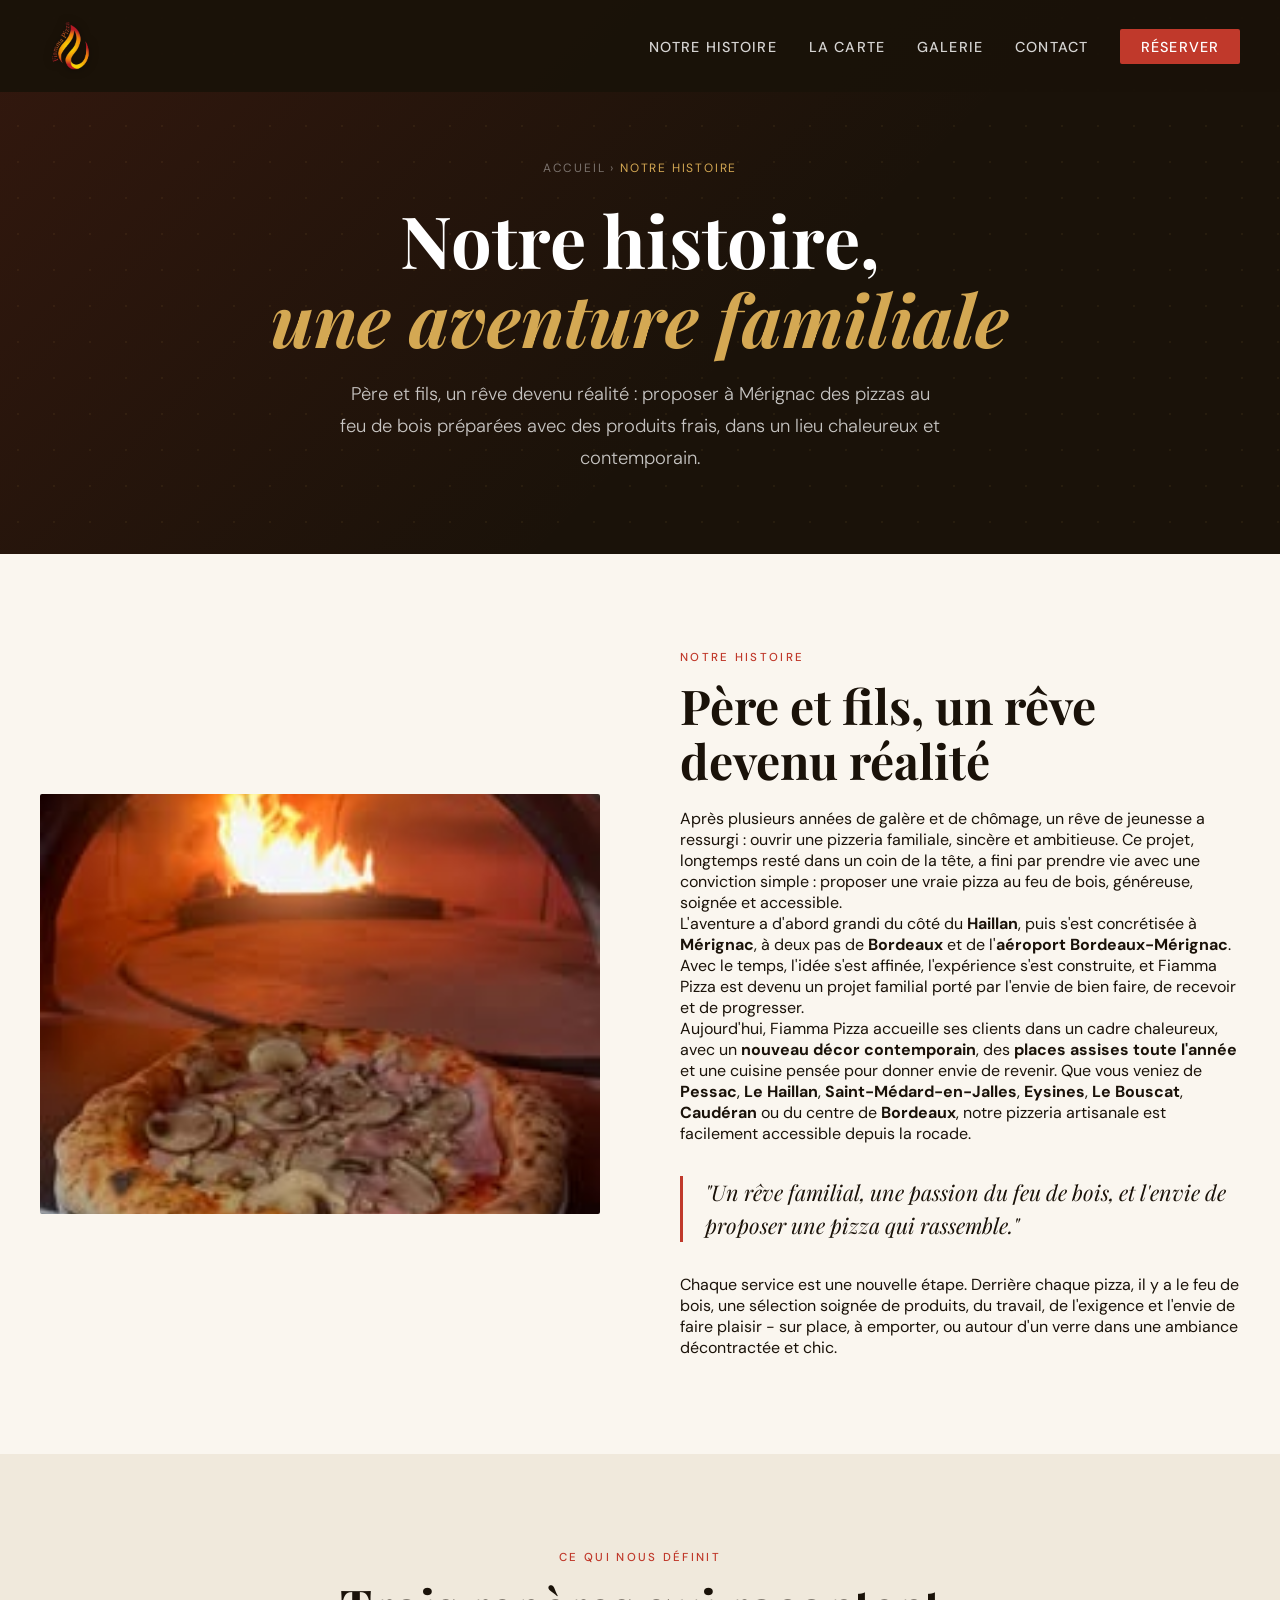
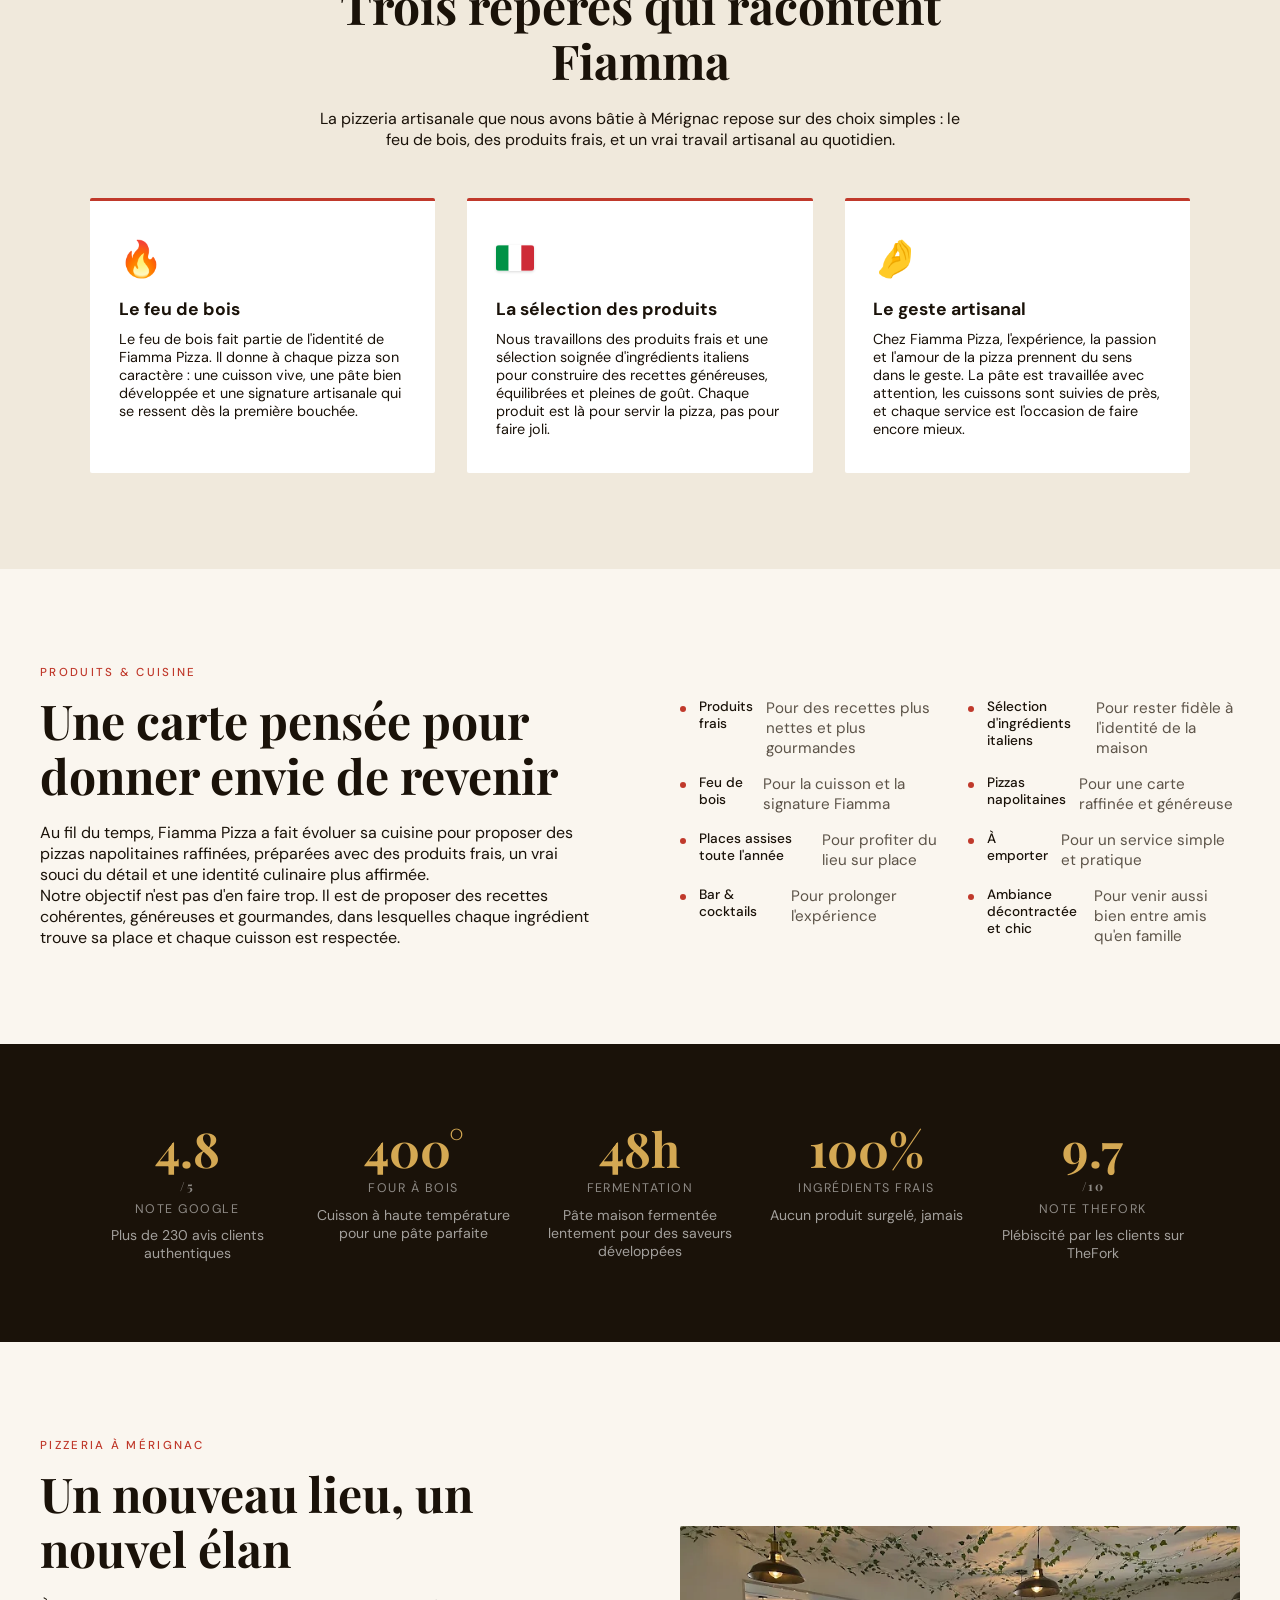
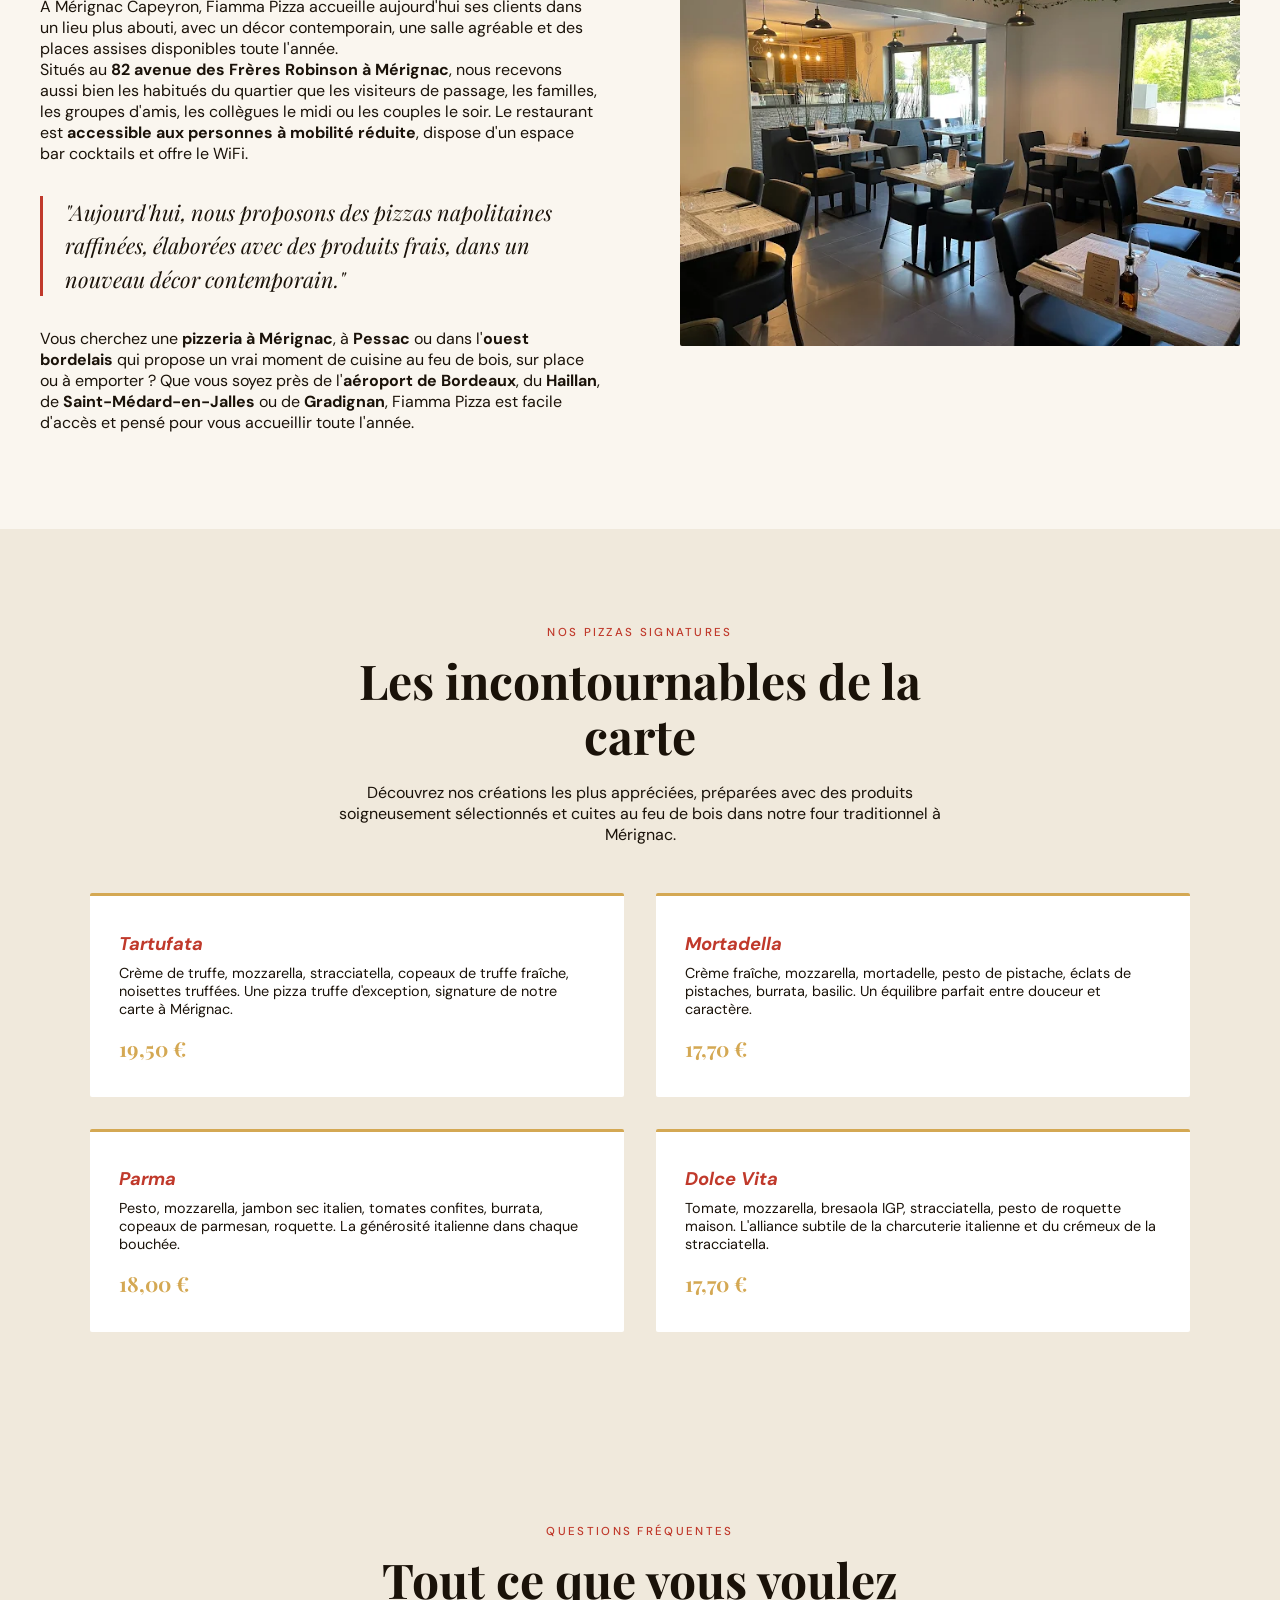
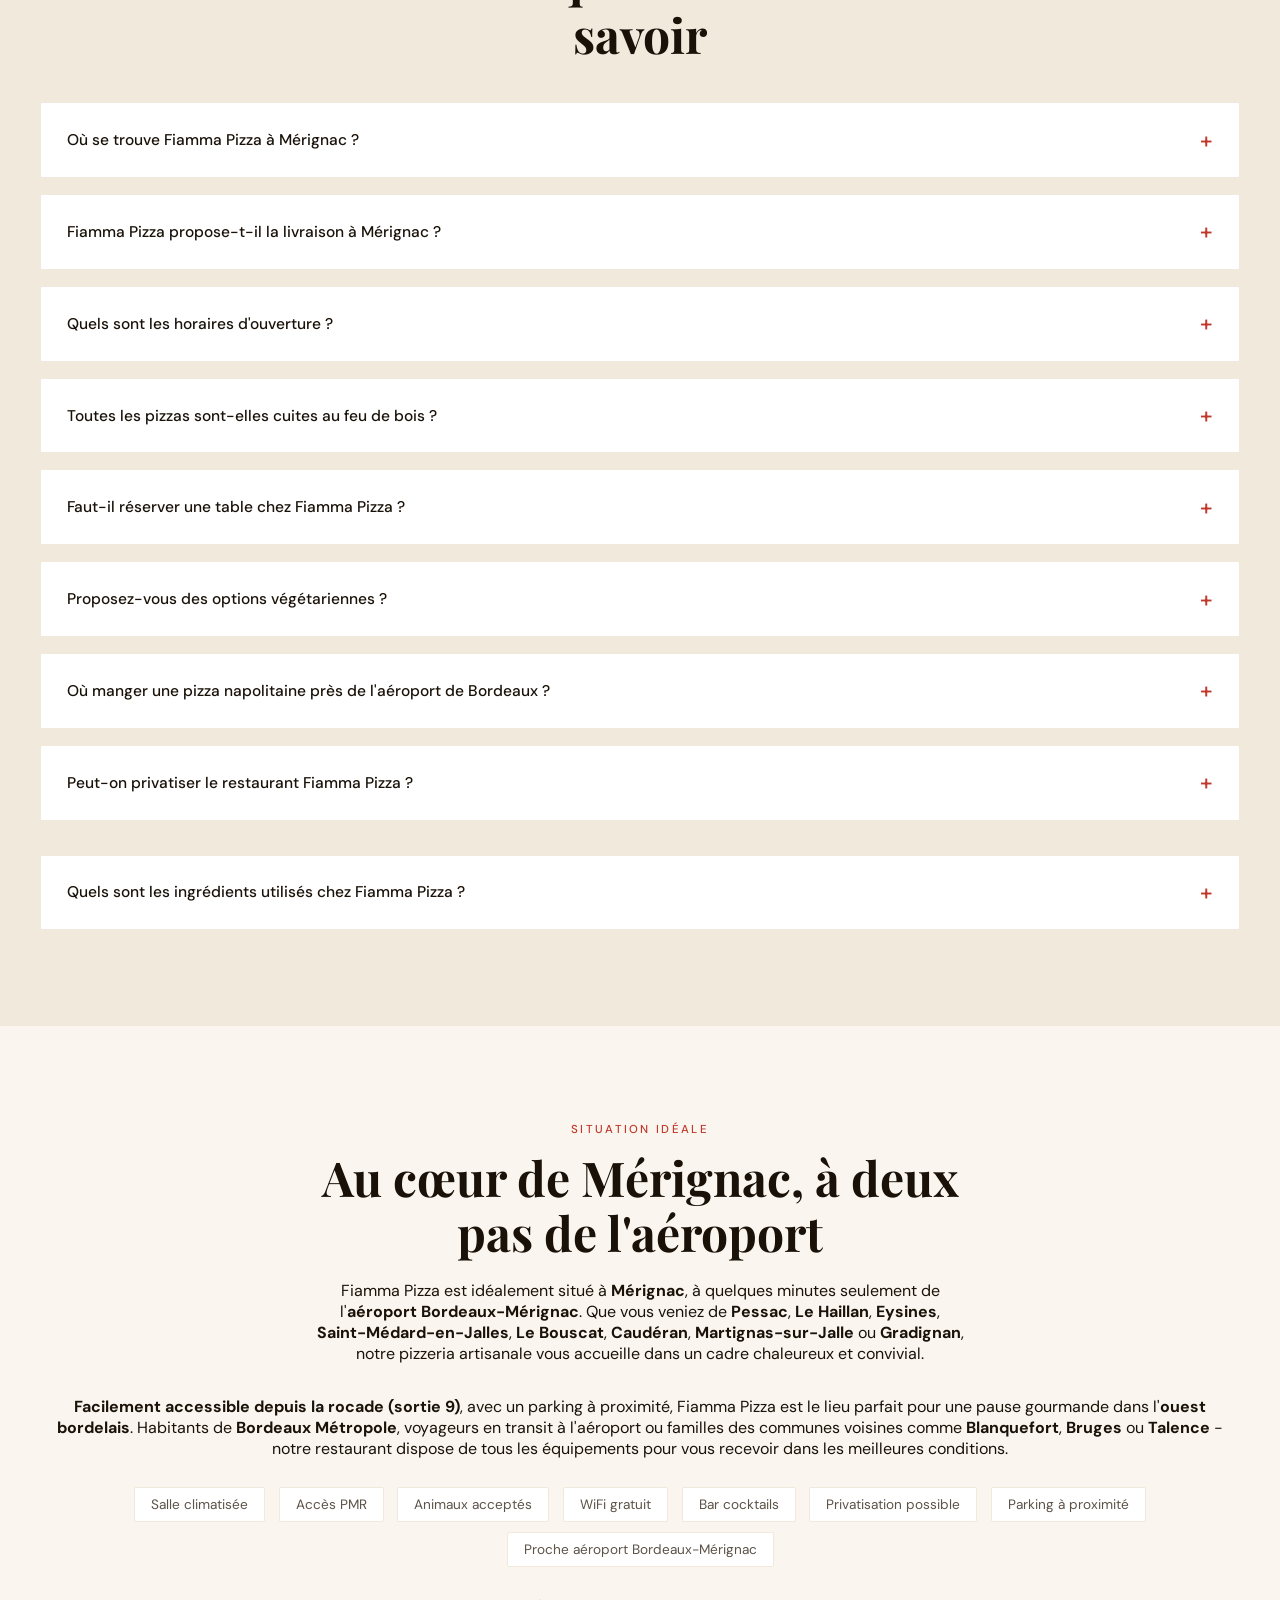
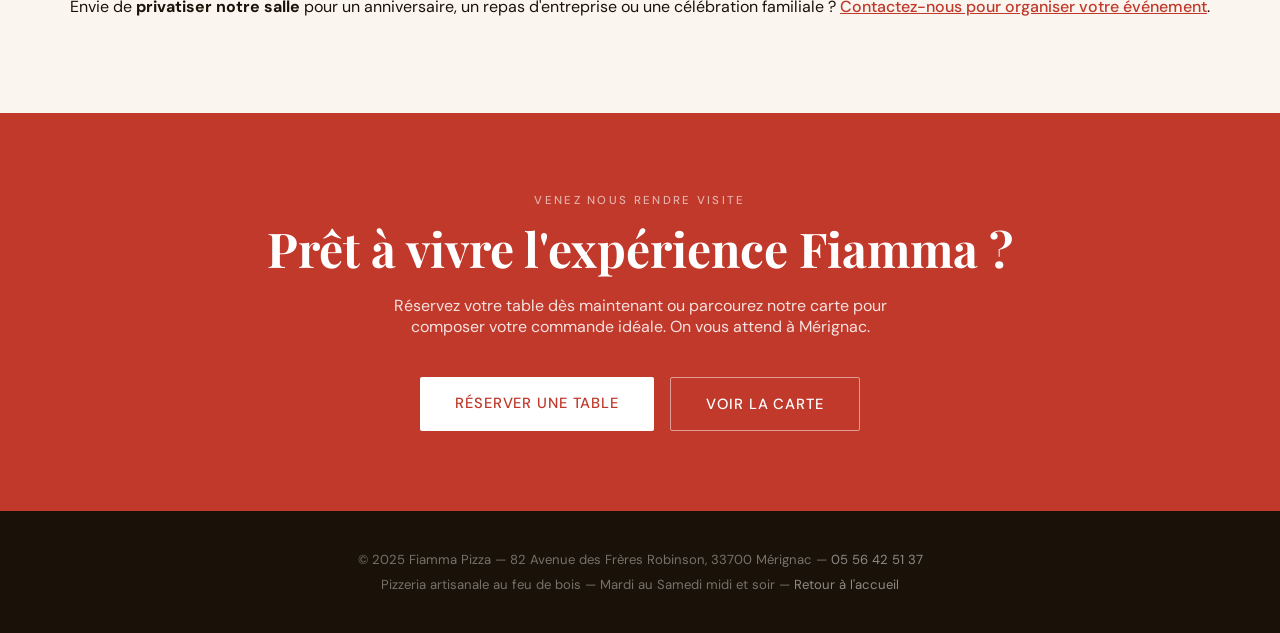
<file: notre-histoire.html>
<!DOCTYPE html>
<html lang="fr">
<head>
  <meta charset="UTF-8" />
  <meta name="viewport" content="width=device-width, initial-scale=1.0" />

  <!-- SEO META -->
  <title>Notre Histoire | Fiamma Pizza - Pizzeria Artisanale au Feu de Bois à Mérignac</title>
  <meta name="description" content="Découvrez l'histoire de Fiamma Pizza, pizzeria artisanale au feu de bois à Mérignac (Bordeaux). Produits frais, pâte maison et four à bois traditionnel. Note 4.8/5 Google, 9.7/10 TheFork. Proche aéroport Bordeaux." />
  <meta name="keywords" content="pizza Mérignac, pizzeria Mérignac, pizza feu de bois Mérignac, restaurant italien Mérignac, pizzeria artisanale Bordeaux, meilleure pizza Bordeaux, pizza maison Mérignac, pizza napolitaine Mérignac, meilleure pizza Mérignac, pizza livraison Mérignac, pizzeria près aéroport Bordeaux, pizza burrata Mérignac, pizza truffe Bordeaux, pizzeria privatisable Mérignac, pizza salle climatisée Mérignac" />
  <link rel="canonical" href="https://www.fiammapizza.fr/notre-histoire.html" />

  <!-- OPEN GRAPH -->
  <meta property="og:type" content="restaurant" />
  <meta property="og:url" content="https://www.fiammapizza.fr/notre-histoire.html" />
  <meta property="og:title" content="Notre Histoire | Fiamma Pizza - Pizzeria Artisanale à Mérignac" />
  <meta property="og:description" content="Fiamma Pizza, c'est l'histoire d'une passion pour la pizza napolitaine au feu de bois. Découvrez notre savoir-faire artisanal au cœur de Mérignac." />
  <meta property="og:image" content="images/img_03.webp" />
  <meta property="og:locale" content="fr_FR" />

  <!-- TWITTER CARD -->
  <meta name="twitter:card" content="summary_large_image" />
  <meta name="twitter:title" content="Notre Histoire | Fiamma Pizza - Pizzeria Artisanale à Mérignac" />
  <meta name="twitter:description" content="Découvrez l'histoire de Fiamma Pizza, pizzeria artisanale au feu de bois à Mérignac (Bordeaux)." />
  <meta name="twitter:image" content="https://www.fiammapizza.fr/images/img_03.webp" />

  <!-- SCHEMA.ORG - LocalBusiness + Restaurant -->
  <script type="application/ld+json">
  {
    "@context": "https://schema.org",
    "@type": "Restaurant",
    "name": "Fiamma Pizza",
    "image": "https://www.fiammapizza.fr/images/img_03.webp",
    "description": "Pizzeria artisanale au feu de bois à Mérignac. Pâte maison, produits frais et four à bois traditionnel.",
    "servesCuisine": ["Pizza napolitaine", "Cuisine italienne", "Pasta"],
    "priceRange": "€€",
    "aggregateRating": {
      "@type": "AggregateRating",
      "ratingValue": "4.8",
      "reviewCount": "230",
      "bestRating": "5"
    },
    "review": {
      "@type": "Review",
      "author": { "@type": "Organization", "name": "TheFork" },
      "reviewRating": {
        "@type": "Rating",
        "ratingValue": "9.7",
        "bestRating": "10"
      }
    },
    "address": {
      "@type": "PostalAddress",
      "streetAddress": "82 Avenue des Frères Robinson",
      "addressLocality": "Mérignac",
      "postalCode": "33700",
      "addressCountry": "FR"
    },
    "geo": {
      "@type": "GeoCoordinates",
      "latitude": "44.838",
      "longitude": "-0.643"
    },
    "telephone": "+33556425137",
    "url": "https://www.fiammapizza.fr",
    "openingHoursSpecification": [
      { "@type": "OpeningHoursSpecification", "dayOfWeek": ["Tuesday","Wednesday","Thursday"], "opens": "11:30", "closes": "14:00" },
      { "@type": "OpeningHoursSpecification", "dayOfWeek": ["Tuesday","Wednesday","Thursday"], "opens": "18:00", "closes": "21:30" },
      { "@type": "OpeningHoursSpecification", "dayOfWeek": ["Friday","Saturday"], "opens": "11:30", "closes": "14:00" },
      { "@type": "OpeningHoursSpecification", "dayOfWeek": ["Friday","Saturday"], "opens": "18:00", "closes": "22:00" }
    ],
    "menu": "index.html#menu",
    "hasMap": "https://maps.google.com/?q=Fiamma+Pizza+Merignac",
    "currenciesAccepted": "EUR",
    "paymentAccepted": "Cash, Credit Card",
    "amenityFeature": [
      { "@type": "LocationFeatureSpecification", "name": "Accès PMR", "value": true },
      { "@type": "LocationFeatureSpecification", "name": "Animaux acceptés", "value": true },
      { "@type": "LocationFeatureSpecification", "name": "WiFi", "value": true }
    ]
  }
  </script>

  <!-- SCHEMA.ORG - BreadcrumbList -->
  <script type="application/ld+json">
  {
    "@context": "https://schema.org",
    "@type": "BreadcrumbList",
    "itemListElement": [
      { "@type": "ListItem", "position": 1, "name": "Accueil", "item": "https://www.fiammapizza.fr/" },
      { "@type": "ListItem", "position": 2, "name": "Notre Histoire", "item": "https://www.fiammapizza.fr/notre-histoire.html" }
    ]
  }
  </script>

  <!-- SCHEMA.ORG - FAQPage -->
  <script type="application/ld+json">
  {
    "@context": "https://schema.org",
    "@type": "FAQPage",
    "mainEntity": [
      {
        "@type": "Question",
        "name": "Où se trouve Fiamma Pizza à Mérignac ?",
        "acceptedAnswer": {
          "@type": "Answer",
          "text": "Fiamma Pizza est situé au 82 Avenue des Frères Robinson, 33700 Mérignac, à quelques minutes du centre de Bordeaux. Parking disponible à proximité."
        }
      },
      {
        "@type": "Question",
        "name": "Fiamma Pizza propose-t-il la livraison à Mérignac ?",
        "acceptedAnswer": {
          "@type": "Answer",
          "text": "Oui, Fiamma Pizza propose la livraison à domicile via Uber Eats sur Mérignac et les communes voisines de Bordeaux Métropole."
        }
      },
      {
        "@type": "Question",
        "name": "Quels sont les horaires de Fiamma Pizza ?",
        "acceptedAnswer": {
          "@type": "Answer",
          "text": "Fiamma Pizza est ouvert du mardi au jeudi de 11h30 à 14h00 et de 18h00 à 21h30, et le vendredi et samedi jusqu'à 22h00. Fermé le dimanche et le lundi."
        }
      },
      {
        "@type": "Question",
        "name": "La pizza est-elle cuite au feu de bois chez Fiamma Pizza ?",
        "acceptedAnswer": {
          "@type": "Answer",
          "text": "Oui, toutes les pizzas chez Fiamma Pizza sont cuites dans un four à bois traditionnel, à haute température, pour une pâte légèrement croustillante, dorée et pleine de saveur."
        }
      },
      {
        "@type": "Question",
        "name": "Faut-il réserver une table chez Fiamma Pizza ?",
        "acceptedAnswer": {
          "@type": "Answer",
          "text": "La réservation est vivement conseillée, notamment le week-end. Appelez-nous au 05 56 42 51 37 ou réservez en ligne."
        }
      },
      {
        "@type": "Question",
        "name": "Où manger une pizza napolitaine près de l'aéroport de Bordeaux ?",
        "acceptedAnswer": {
          "@type": "Answer",
          "text": "Fiamma Pizza est situé à Mérignac, à quelques minutes de l'aéroport Bordeaux-Mérignac. Nous proposons des pizzas napolitaines cuites au feu de bois, idéales avant ou après un vol."
        }
      },
      {
        "@type": "Question",
        "name": "Peut-on privatiser le restaurant Fiamma Pizza ?",
        "acceptedAnswer": {
          "@type": "Answer",
          "text": "Oui, Fiamma Pizza propose la privatisation de sa salle pour vos événements : anniversaires, repas d'entreprise, célébrations familiales. Contactez-nous au 05 56 42 51 37 pour organiser votre soirée."
        }
      },
      {
        "@type": "Question",
        "name": "Quels sont les ingrédients utilisés chez Fiamma Pizza ?",
        "acceptedAnswer": {
          "@type": "Answer",
          "text": "Nous travaillons des produits frais et une sélection d'ingrédients qui valorisent chaque recette : mozzarella, stracciatella, burrata, gorgonzola, parmigiano reggiano et rocamadour AOP. Aucun produit surgelé."
        }
      }
    ]
  }
  </script>

  <link rel="preconnect" href="https://fonts.googleapis.com" />
  <link rel="preconnect" href="https://fonts.gstatic.com" crossorigin />
  <link href="https://fonts.googleapis.com/css2?family=Playfair+Display:ital,wght@0,700;1,400&family=DM+Sans:wght@300;400;500&display=swap" rel="stylesheet" />

  <link rel="stylesheet" href="css/style.css">
  <link rel="icon" type="image/png" href="images/LOGOFIAMMApizza.png">
</head>
<body>

<nav id="navbar">
  <a href="index.html" class="nav-logo"><img src="images/LOGOFIAMMApizza.png" alt="Fiamma Pizza - Pizzeria artisanale à Mérignac" class="nav-logo-img"/></a>
  <button class="nav-burger" aria-label="Menu" aria-expanded="false">
    <span></span>
    <span></span>
    <span></span>
  </button>
  <ul class="nav-links">
    <li><a href="notre-histoire.html" class="active">Notre histoire</a></li>
    <li><a href="index.html#menu">La carte</a></li>
    <li><a href="index.html#galerie">Galerie</a></li>
    <li><a href="index.html#horaires">Contact</a></li>
    <li><a href="index.html#commander" class="nav-cta">Réserver</a></li>
  </ul>
</nav>

<main>

<!-- HERO -->
<div class="page-hero">
  <div class="page-hero-dots"></div>
  <div class="page-hero-content">
    <p class="breadcrumb"><a href="index.html">Accueil</a> &rsaquo; <span>Notre histoire</span></p>
    <h1>Notre histoire,<br/><em>une aventure familiale</em></h1>
    <p class="lead">Père et fils, un rêve devenu réalité&nbsp;: proposer à Mérignac des pizzas au feu de bois préparées avec des produits frais, dans un lieu chaleureux et contemporain.</p>
  </div>
</div>

<!-- HISTOIRE / STORYTELLING -->
<section class="content-section story-section">
  <div class="container">
    <div class="story-grid">
      <div class="story-img">
        <img src="images/519361801_18183362938322894_9093155378377106549_n.jpg" alt="Pizza napolitaine sortie du four à bois Fiamma Pizza Mérignac" loading="lazy"/>
      </div>
      <div class="story-text">
        <span class="section-label">Notre histoire</span>
        <h2>Père et fils, un rêve devenu réalité</h2>
        <p>Après plusieurs années de galère et de chômage, un rêve de jeunesse a ressurgi&nbsp;: ouvrir une pizzeria familiale, sincère et ambitieuse. Ce projet, longtemps resté dans un coin de la tête, a fini par prendre vie avec une conviction simple&nbsp;: proposer une vraie pizza au feu de bois, généreuse, soignée et accessible.</p>
        <p>L'aventure a d'abord grandi du côté du <strong>Haillan</strong>, puis s'est concrétisée à <strong>Mérignac</strong>, à deux pas de <strong>Bordeaux</strong> et de l'<strong>aéroport Bordeaux-Mérignac</strong>. Avec le temps, l'idée s'est affinée, l'expérience s'est construite, et Fiamma Pizza est devenu un projet familial porté par l'envie de bien faire, de recevoir et de progresser.</p>
        <p>Aujourd'hui, Fiamma Pizza accueille ses clients dans un cadre chaleureux, avec un <strong>nouveau décor contemporain</strong>, des <strong>places assises toute l'année</strong> et une cuisine pensée pour donner envie de revenir. Que vous veniez de <strong>Pessac</strong>, <strong>Le Haillan</strong>, <strong>Saint-Médard-en-Jalles</strong>, <strong>Eysines</strong>, <strong>Le Bouscat</strong>, <strong>Caudéran</strong> ou du centre de <strong>Bordeaux</strong>, notre pizzeria artisanale est facilement accessible depuis la rocade.</p>
        <blockquote class="pull-quote">
          "Un rêve familial, une passion du feu de bois, et l'envie de proposer une pizza qui rassemble."
        </blockquote>
        <p>Chaque service est une nouvelle étape. Derrière chaque pizza, il y a le feu de bois, une sélection soignée de produits, du travail, de l'exigence et l'envie de faire plaisir - sur place, à emporter, ou autour d'un verre dans une ambiance décontractée et chic.</p>
      </div>
    </div>
  </div>
</section>

<!-- NOS VALEURS -->
<section class="content-section valeurs-section">
  <div class="container-wide">
    <div class="section-intro">
      <span class="section-label">Ce qui nous définit</span>
      <h2>Trois repères qui racontent Fiamma</h2>
      <p>La pizzeria artisanale que nous avons bâtie à Mérignac repose sur des choix simples&nbsp;: le feu de bois, des produits frais, et un vrai travail artisanal au quotidien.</p>
    </div>
    <div class="valeurs-grid">
      <div class="valeur-card">
        <span class="valeur-icon">🔥</span>
        <h3>Le feu de bois</h3>
        <p>Le feu de bois fait partie de l'identité de Fiamma Pizza. Il donne à chaque pizza son caractère&nbsp;: une cuisson vive, une pâte bien développée et une signature artisanale qui se ressent dès la première bouchée.</p>
      </div>
      <div class="valeur-card">
        <span class="valeur-icon"><svg width="38" height="26" viewBox="0 0 3 2" style="border-radius:3px;box-shadow:0 1px 3px rgba(0,0,0,0.15)"><rect width="1" height="2" fill="#009246"/><rect x="1" width="1" height="2" fill="#fff"/><rect x="2" width="1" height="2" fill="#CE2B37"/></svg></span>
        <h3>La sélection des produits</h3>
        <p>Nous travaillons des produits frais et une sélection soignée d'ingrédients italiens pour construire des recettes généreuses, équilibrées et pleines de goût. Chaque produit est là pour servir la pizza, pas pour faire joli.</p>
      </div>
      <div class="valeur-card">
        <span class="valeur-icon">🤌</span>
        <h3>Le geste artisanal</h3>
        <p>Chez Fiamma Pizza, l'expérience, la passion et l'amour de la pizza prennent du sens dans le geste. La pâte est travaillée avec attention, les cuissons sont suivies de près, et chaque service est l'occasion de faire encore mieux.</p>
      </div>
    </div>
  </div>
</section>

<!-- NOS INGRÉDIENTS -->
<section class="content-section terroir-section">
  <div class="container">
    <div class="terroir-grid">
      <div>
        <span class="section-label">Produits & cuisine</span>
        <h2>Une carte pensée pour donner envie de revenir</h2>
        <p>Au fil du temps, Fiamma Pizza a fait évoluer sa cuisine pour proposer des pizzas napolitaines raffinées, préparées avec des produits frais, un vrai souci du détail et une identité culinaire plus affirmée.</p>
        <p>Notre objectif n'est pas d'en faire trop. Il est de proposer des recettes cohérentes, généreuses et gourmandes, dans lesquelles chaque ingrédient trouve sa place et chaque cuisson est respectée.</p>
      </div>
      <div>
        <ul class="ingredients-list">
          <li><strong>Produits frais</strong>Pour des recettes plus nettes et plus gourmandes</li>
          <li><strong>Sélection d'ingrédients italiens</strong>Pour rester fidèle à l'identité de la maison</li>
          <li><strong>Feu de bois</strong>Pour la cuisson et la signature Fiamma</li>
          <li><strong>Pizzas napolitaines</strong>Pour une carte raffinée et généreuse</li>
          <li><strong>Places assises toute l'année</strong>Pour profiter du lieu sur place</li>
          <li><strong>À emporter</strong>Pour un service simple et pratique</li>
          <li><strong>Bar & cocktails</strong>Pour prolonger l'expérience</li>
          <li><strong>Ambiance décontractée et chic</strong>Pour venir aussi bien entre amis qu'en famille</li>
        </ul>
      </div>
    </div>
  </div>
</section>

<!-- CHIFFRES -->
<section class="chiffres-section">
  <div class="container-wide">
    <div class="chiffres-grid">
      <div class="chiffre-item">
        <strong>4.8<span class="chiffre-sub">/5</span></strong>
        <span>Note Google</span>
        <p>Plus de 230 avis clients authentiques</p>
      </div>
      <div class="chiffre-item">
        <strong>400°</strong>
        <span>Four à bois</span>
        <p>Cuisson à haute température pour une pâte parfaite</p>
      </div>
      <div class="chiffre-item">
        <strong>48h</strong>
        <span>Fermentation</span>
        <p>Pâte maison fermentée lentement pour des saveurs développées</p>
      </div>
      <div class="chiffre-item">
        <strong>100%</strong>
        <span>Ingrédients frais</span>
        <p>Aucun produit surgelé, jamais</p>
      </div>
      <div class="chiffre-item">
        <strong>9.7<span class="chiffre-sub">/10</span></strong>
        <span>Note TheFork</span>
        <p>Plébiscité par les clients sur TheFork</p>
      </div>
    </div>
  </div>
</section>

<!-- CADRE & LIEU -->
<section class="content-section story-section">
  <div class="container">
    <div class="story-grid">
      <div class="story-text">
        <span class="section-label">Pizzeria à Mérignac</span>
        <h2>Un nouveau lieu, un nouvel élan</h2>
        <p>À Mérignac Capeyron, Fiamma Pizza accueille aujourd'hui ses clients dans un lieu plus abouti, avec un décor contemporain, une salle agréable et des places assises disponibles toute l'année.</p>
        <p>Situés au <strong>82 avenue des Frères Robinson à Mérignac</strong>, nous recevons aussi bien les habitués du quartier que les visiteurs de passage, les familles, les groupes d'amis, les collègues le midi ou les couples le soir. Le restaurant est <strong>accessible aux personnes à mobilité réduite</strong>, dispose d'un espace bar cocktails et offre le WiFi.</p>
        <blockquote class="pull-quote">
          "Aujourd'hui, nous proposons des pizzas napolitaines raffinées, élaborées avec des produits frais, dans un nouveau décor contemporain."
        </blockquote>
        <p>Vous cherchez une <strong>pizzeria à Mérignac</strong>, à <strong>Pessac</strong> ou dans l'<strong>ouest bordelais</strong> qui propose un vrai moment de cuisine au feu de bois, sur place ou à emporter&nbsp;? Que vous soyez près de l'<strong>aéroport de Bordeaux</strong>, du <strong>Haillan</strong>, de <strong>Saint-Médard-en-Jalles</strong> ou de <strong>Gradignan</strong>, Fiamma Pizza est facile d'accès et pensé pour vous accueillir toute l'année.</p>
      </div>
      <div class="story-img">
        <img src="images/img_04.webp" alt="Salle du restaurant Fiamma Pizza Mérignac Bordeaux" loading="lazy"/>
      </div>
    </div>
  </div>
</section>

<!-- NOS PIZZAS SIGNATURES -->
<section class="content-section signatures-section">
  <div class="container-wide">
    <div class="section-intro">
      <span class="section-label">Nos pizzas signatures</span>
      <h2>Les incontournables de la carte</h2>
      <p>Découvrez nos créations les plus appréciées, préparées avec des produits soigneusement sélectionnés et cuites au feu de bois dans notre four traditionnel à Mérignac.</p>
    </div>
    <div class="signatures-grid">
      <div class="signature-card">
        <h3><em>Tartufata</em></h3>
        <p>Crème de truffe, mozzarella, stracciatella, copeaux de truffe fraîche, noisettes truffées. Une pizza truffe d'exception, signature de notre carte à Mérignac.</p>
        <span class="signature-price">19,50 &euro;</span>
      </div>
      <div class="signature-card">
        <h3><em>Mortadella</em></h3>
        <p>Crème fraîche, mozzarella, mortadelle, pesto de pistache, éclats de pistaches, burrata, basilic. Un équilibre parfait entre douceur et caractère.</p>
        <span class="signature-price">17,70 &euro;</span>
      </div>
      <div class="signature-card">
        <h3><em>Parma</em></h3>
        <p>Pesto, mozzarella, jambon sec italien, tomates confites, burrata, copeaux de parmesan, roquette. La générosité italienne dans chaque bouchée.</p>
        <span class="signature-price">18,00 &euro;</span>
      </div>
      <div class="signature-card">
        <h3><em>Dolce Vita</em></h3>
        <p>Tomate, mozzarella, bresaola IGP, stracciatella, pesto de roquette maison. L'alliance subtile de la charcuterie italienne et du crémeux de la stracciatella.</p>
        <span class="signature-price">17,70 &euro;</span>
      </div>
    </div>
  </div>
</section>

<!-- FAQ -->
<section class="content-section faq-section">
  <div class="container">
    <div class="section-intro">
      <span class="section-label">Questions fréquentes</span>
      <h2>Tout ce que vous voulez savoir</h2>
    </div>
    <div class="faq-list">
      <div class="faq-item">
        <button class="faq-question">Où se trouve Fiamma Pizza à Mérignac ?</button>
        <div class="faq-answer"><p>Fiamma Pizza est situé au 82 Avenue des Frères Robinson, 33700 Mérignac, à quelques minutes du centre de Bordeaux et facilement accessible depuis la rocade. Parking disponible à proximité.</p></div>
      </div>
      <div class="faq-item">
        <button class="faq-question">Fiamma Pizza propose-t-il la livraison à Mérignac ?</button>
        <div class="faq-answer"><p>Oui, Fiamma Pizza propose la livraison à domicile via Uber Eats sur Mérignac et les communes voisines de Bordeaux Métropole. Vous pouvez commander directement depuis l'application Uber Eats.</p></div>
      </div>
      <div class="faq-item">
        <button class="faq-question">Quels sont les horaires d'ouverture ?</button>
        <div class="faq-answer"><p>Fiamma Pizza est ouvert du mardi au jeudi de 11h30 à 14h00 et de 18h00 à 21h30, et le vendredi et samedi de 11h30 à 14h00 et de 18h00 à 22h00. Le restaurant est fermé le dimanche et le lundi.</p></div>
      </div>
      <div class="faq-item">
        <button class="faq-question">Toutes les pizzas sont-elles cuites au feu de bois ?</button>
        <div class="faq-answer"><p>Oui, sans exception. Toutes les pizzas chez Fiamma Pizza sont cuites dans notre four à bois traditionnel, à 400°C, pour une pâte légèrement croustillante, dorée et pleine de saveur. C'est la seule façon de faire une vraie pizza.</p></div>
      </div>
      <div class="faq-item">
        <button class="faq-question">Faut-il réserver une table chez Fiamma Pizza ?</button>
        <div class="faq-answer"><p>La réservation est vivement conseillée, notamment le vendredi soir et le samedi. Appelez-nous au 05 56 42 51 37. Pour les groupes de plus de 8 personnes, merci de réserver à l'avance.</p></div>
      </div>
      <div class="faq-item">
        <button class="faq-question">Proposez-vous des options végétariennes ?</button>
        <div class="faq-answer"><p>Oui, notre carte propose plusieurs pizzas végétariennes, dont la Vegetariana (choux rouge, roquette, tomates cerises, champignons, courgettes, parmesan) et la Margherita classique. N'hésitez pas à demander des adaptations.</p></div>
      </div>
      <div class="faq-item">
        <button class="faq-question">Où manger une pizza napolitaine près de l'aéroport de Bordeaux ?</button>
        <div class="faq-answer"><p>Fiamma Pizza est situé à Mérignac, à quelques minutes de l'aéroport Bordeaux-Mérignac. Nous proposons des pizzas napolitaines cuites au feu de bois, idéales avant ou après un vol.</p></div>
      </div>
      <div class="faq-item">
        <button class="faq-question">Peut-on privatiser le restaurant Fiamma Pizza ?</button>
        <div class="faq-answer"><p>Oui, Fiamma Pizza propose la privatisation de sa salle pour vos événements : anniversaires, repas d'entreprise, célébrations familiales. Contactez-nous au 05 56 42 51 37 pour organiser votre soirée.</p></div>
      </div>
      <div class="faq-item">
      </div>
      <div class="faq-item">
        <button class="faq-question">Quels sont les ingrédients utilisés chez Fiamma Pizza ?</button>
        <div class="faq-answer"><p>Nous travaillons des produits frais et une sélection d'ingrédients qui valorisent chaque recette : mozzarella, stracciatella, burrata, gorgonzola, parmigiano reggiano et rocamadour AOP. Aucun produit surgelé.</p></div>
      </div>
    </div>
  </div>
</section>

<!-- LOCALISATION AÉROPORT -->
<section class="content-section localisation-section">
  <div class="container">
    <div class="section-intro">
      <span class="section-label">Situation idéale</span>
      <h2>Au c&oelig;ur de Mérignac, à deux pas de l'aéroport</h2>
      <p>Fiamma Pizza est idéalement situé à <strong>Mérignac</strong>, à quelques minutes seulement de l'<strong>aéroport Bordeaux-Mérignac</strong>. Que vous veniez de <strong>Pessac</strong>, <strong>Le Haillan</strong>, <strong>Eysines</strong>, <strong>Saint-Médard-en-Jalles</strong>, <strong>Le Bouscat</strong>, <strong>Caudéran</strong>, <strong>Martignas-sur-Jalle</strong> ou <strong>Gradignan</strong>, notre pizzeria artisanale vous accueille dans un cadre chaleureux et convivial.</p>
    </div>
    <div class="localisation-body">
      <p><strong>Facilement accessible depuis la rocade (sortie 9)</strong>, avec un parking à proximité, Fiamma Pizza est le lieu parfait pour une pause gourmande dans l'<strong>ouest bordelais</strong>. Habitants de <strong>Bordeaux Métropole</strong>, voyageurs en transit à l'aéroport ou familles des communes voisines comme <strong>Blanquefort</strong>, <strong>Bruges</strong> ou <strong>Talence</strong>&nbsp;- notre restaurant dispose de tous les équipements pour vous recevoir dans les meilleures conditions.</p>
      <div class="localisation-tags">
        <span class="localisation-tag">Salle climatisée</span>
        <span class="localisation-tag">Accès PMR</span>
        <span class="localisation-tag">Animaux acceptés</span>
        <span class="localisation-tag">WiFi gratuit</span>
        <span class="localisation-tag">Bar cocktails</span>
        <span class="localisation-tag">Privatisation possible</span>
        <span class="localisation-tag">Parking à proximité</span>
        <span class="localisation-tag">Proche aéroport Bordeaux-Mérignac</span>
      </div>
      <p class="localisation-cta">Envie de <strong>privatiser notre salle</strong> pour un anniversaire, un repas d'entreprise ou une célébration familiale ? <a href="index.html#commander">Contactez-nous pour organiser votre événement</a>.</p>
    </div>
  </div>
</section>

<!-- CTA FINAL -->
<section class="cta-section">
  <div class="container">
    <span class="section-label cta-label">Venez nous rendre visite</span>
    <h2>Prêt à vivre l'expérience Fiamma ?</h2>
    <p>Réservez votre table dès maintenant ou parcourez notre carte pour composer votre commande idéale. On vous attend à Mérignac.</p>
    <div class="cta-buttons">
      <a href="index.html#commander" class="btn-white">Réserver une table</a>
      <a href="index.html#menu" class="btn-outline-white">Voir la carte</a>
    </div>
  </div>
</section>

</main>

<footer>
  <p>&copy; 2025 Fiamma Pizza &mdash; 82 Avenue des Frères Robinson, 33700 Mérignac &mdash; <a href="tel:0556425137">05 56 42 51 37</a></p>
  <p class="footer-sub">Pizzeria artisanale au feu de bois &mdash; Mardi au Samedi midi et soir &mdash; <a href="index.html">Retour à l'accueil</a></p>
</footer>

<script src="js/histoire.js"></script>

</body>
</html>
</file>
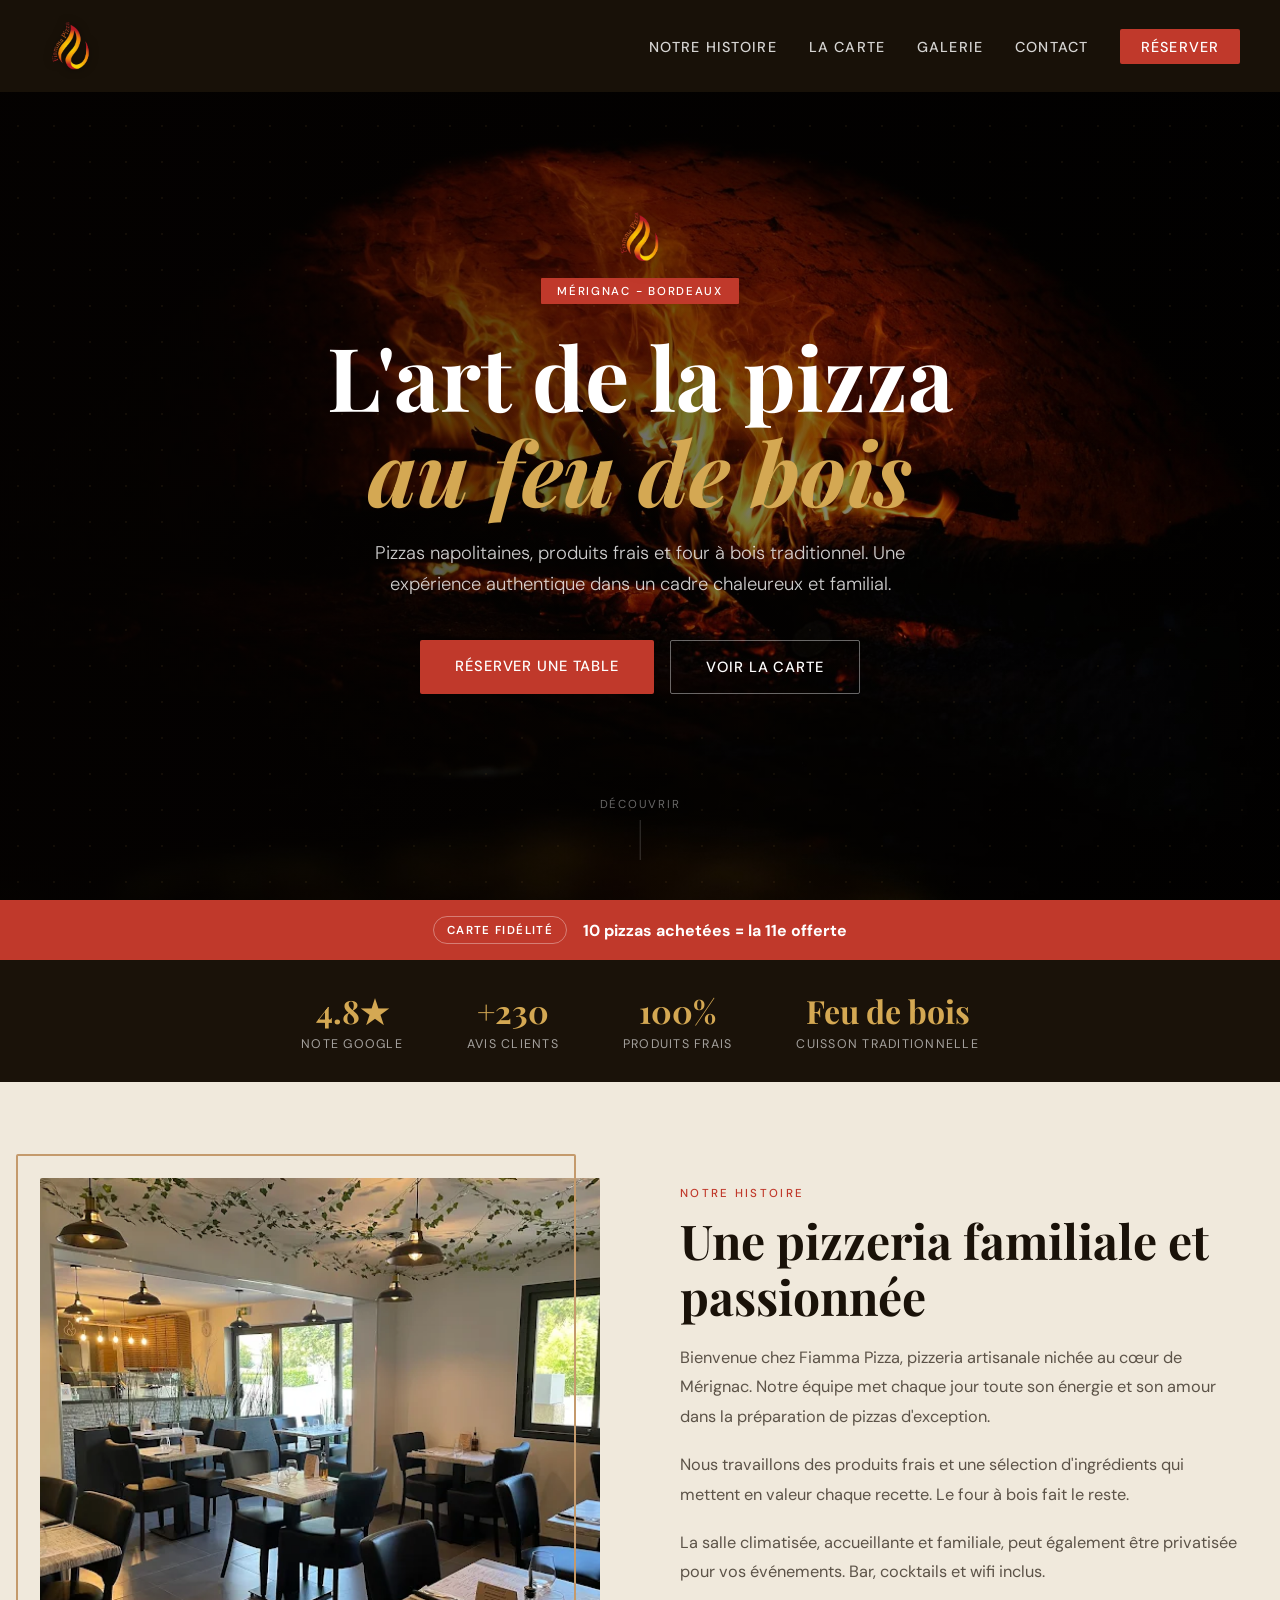
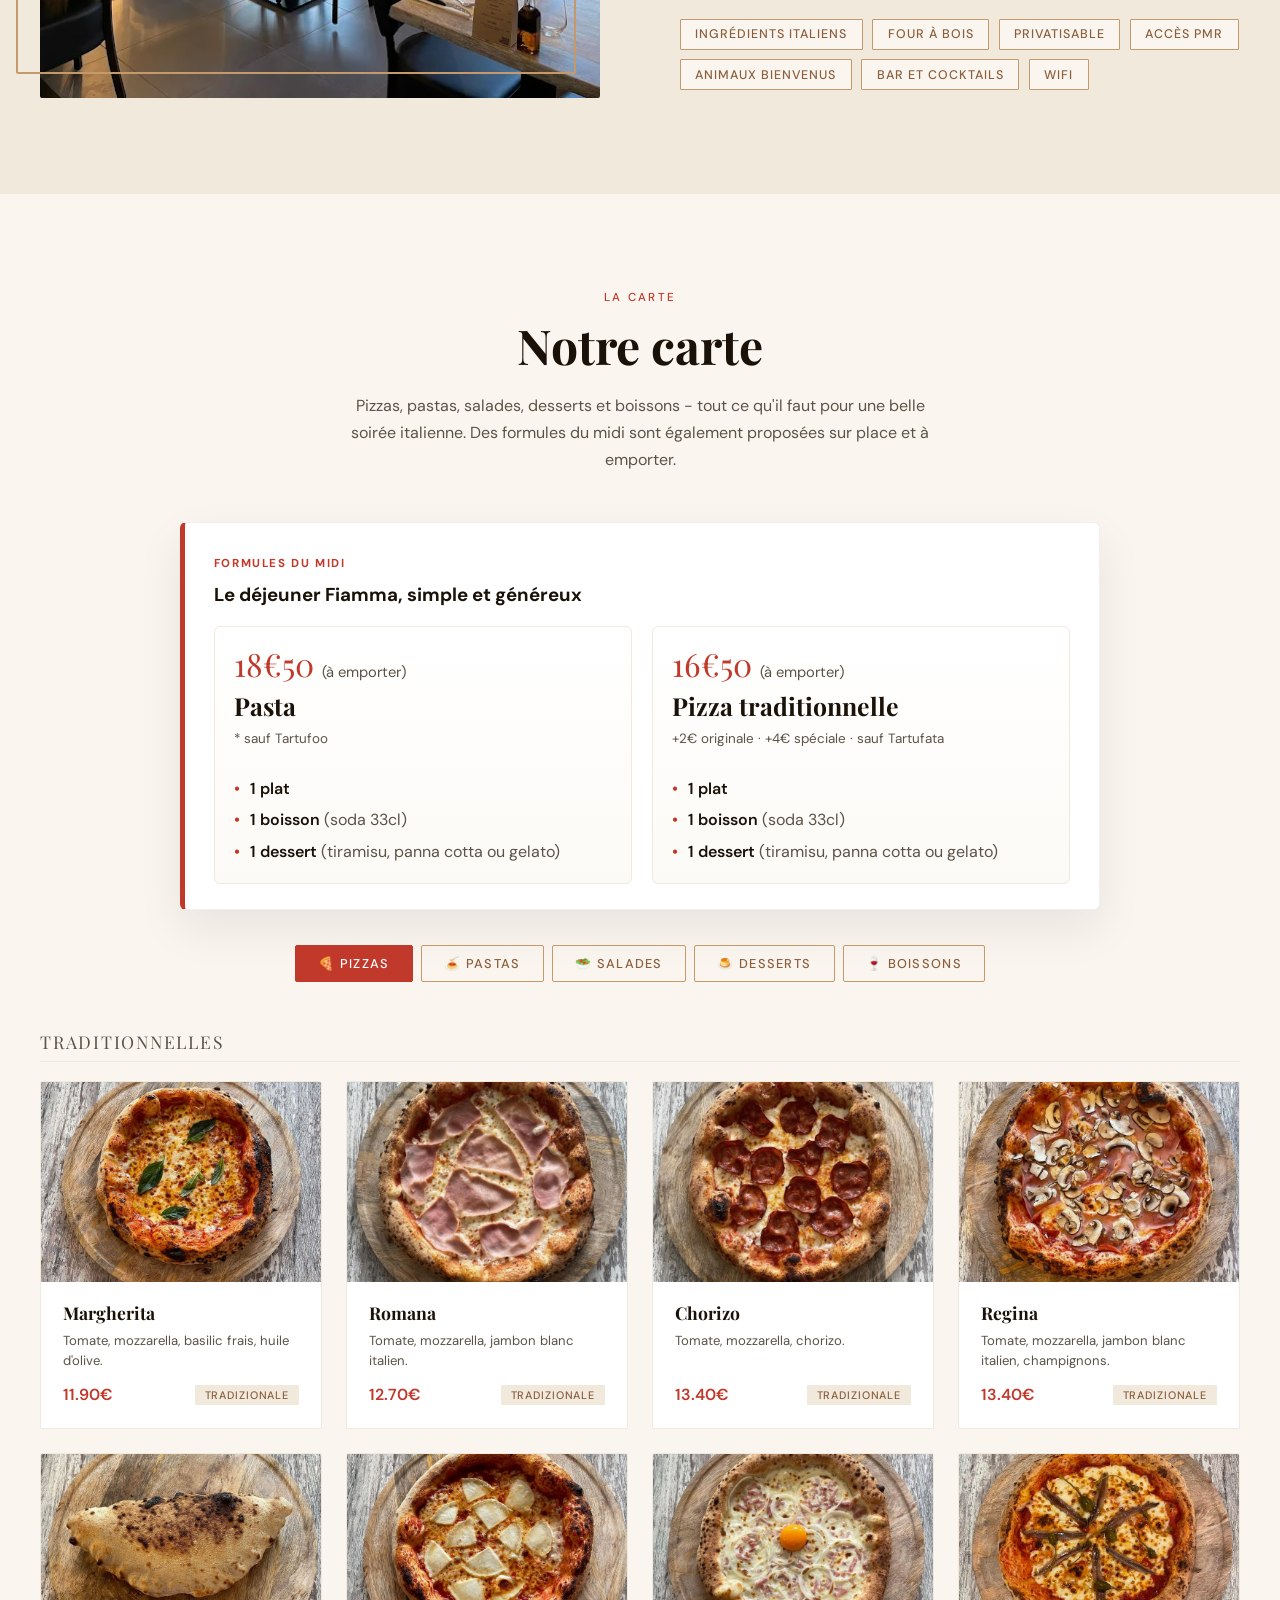
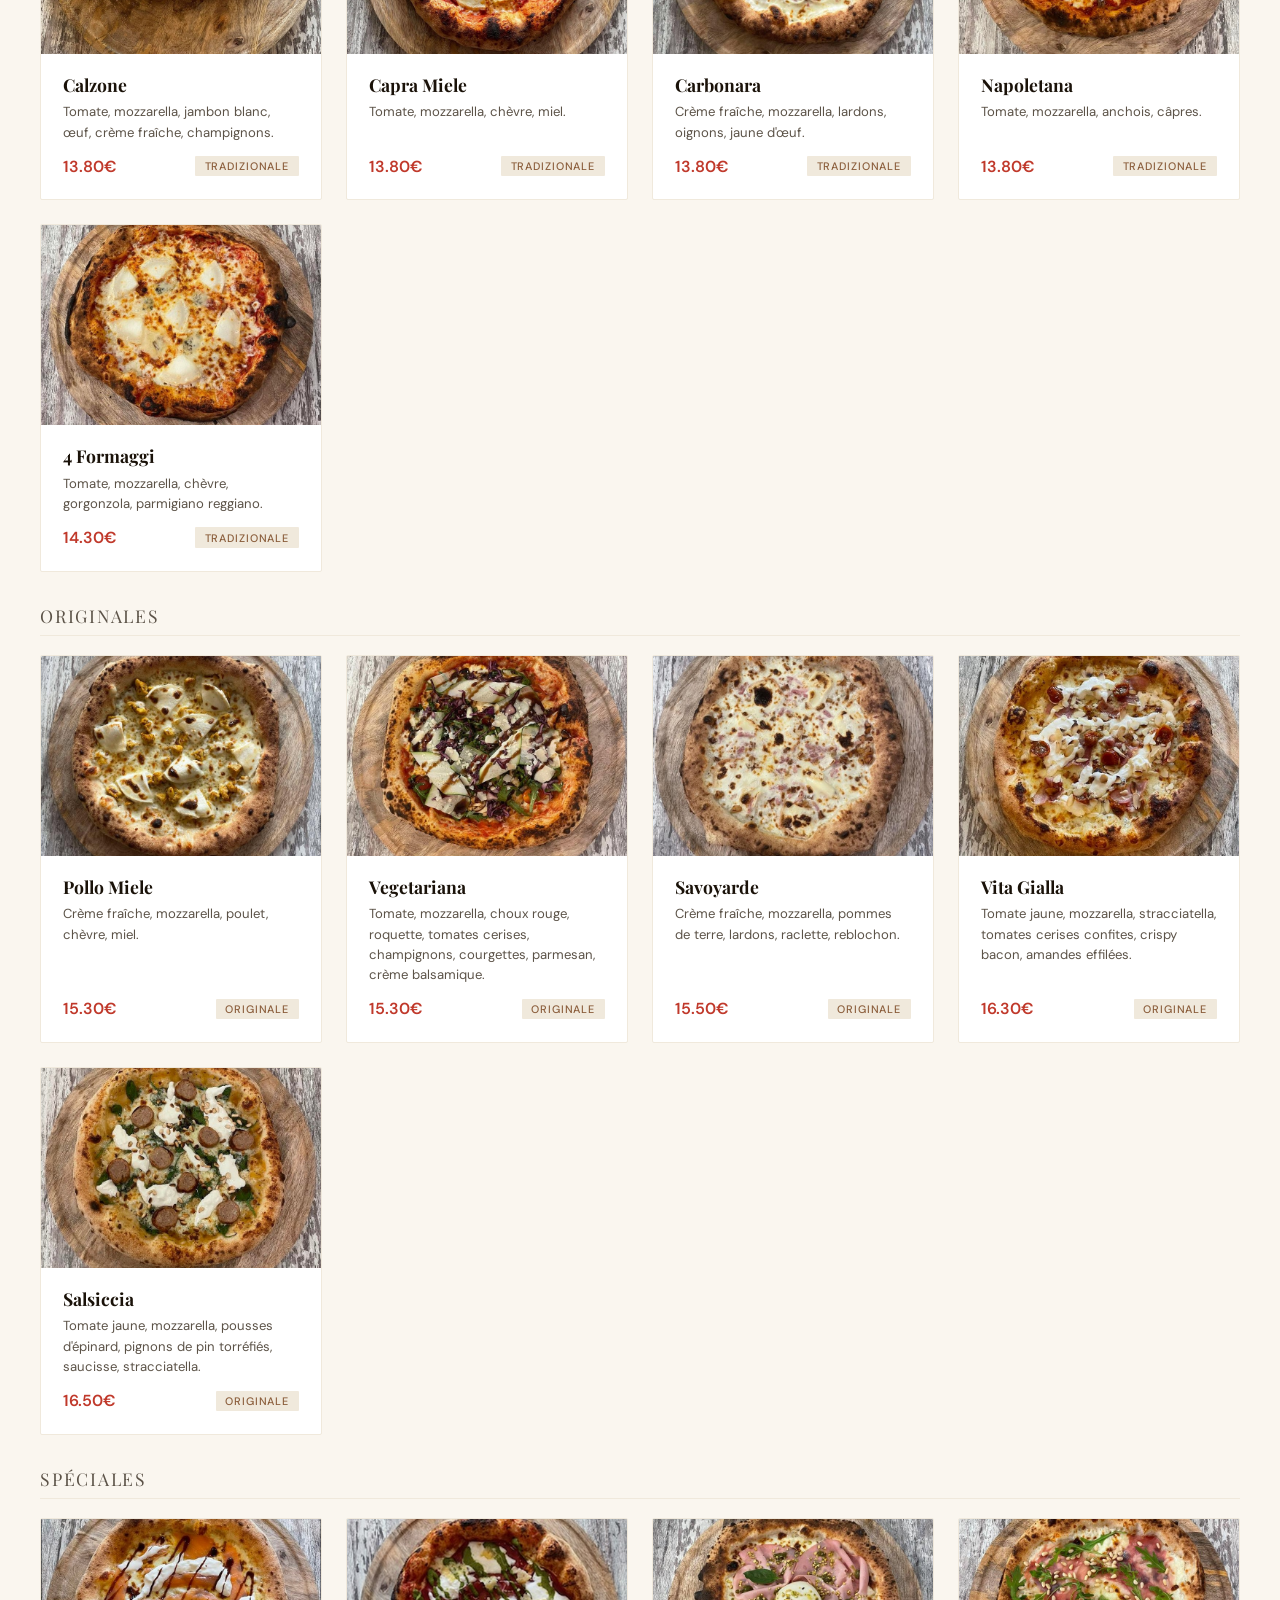
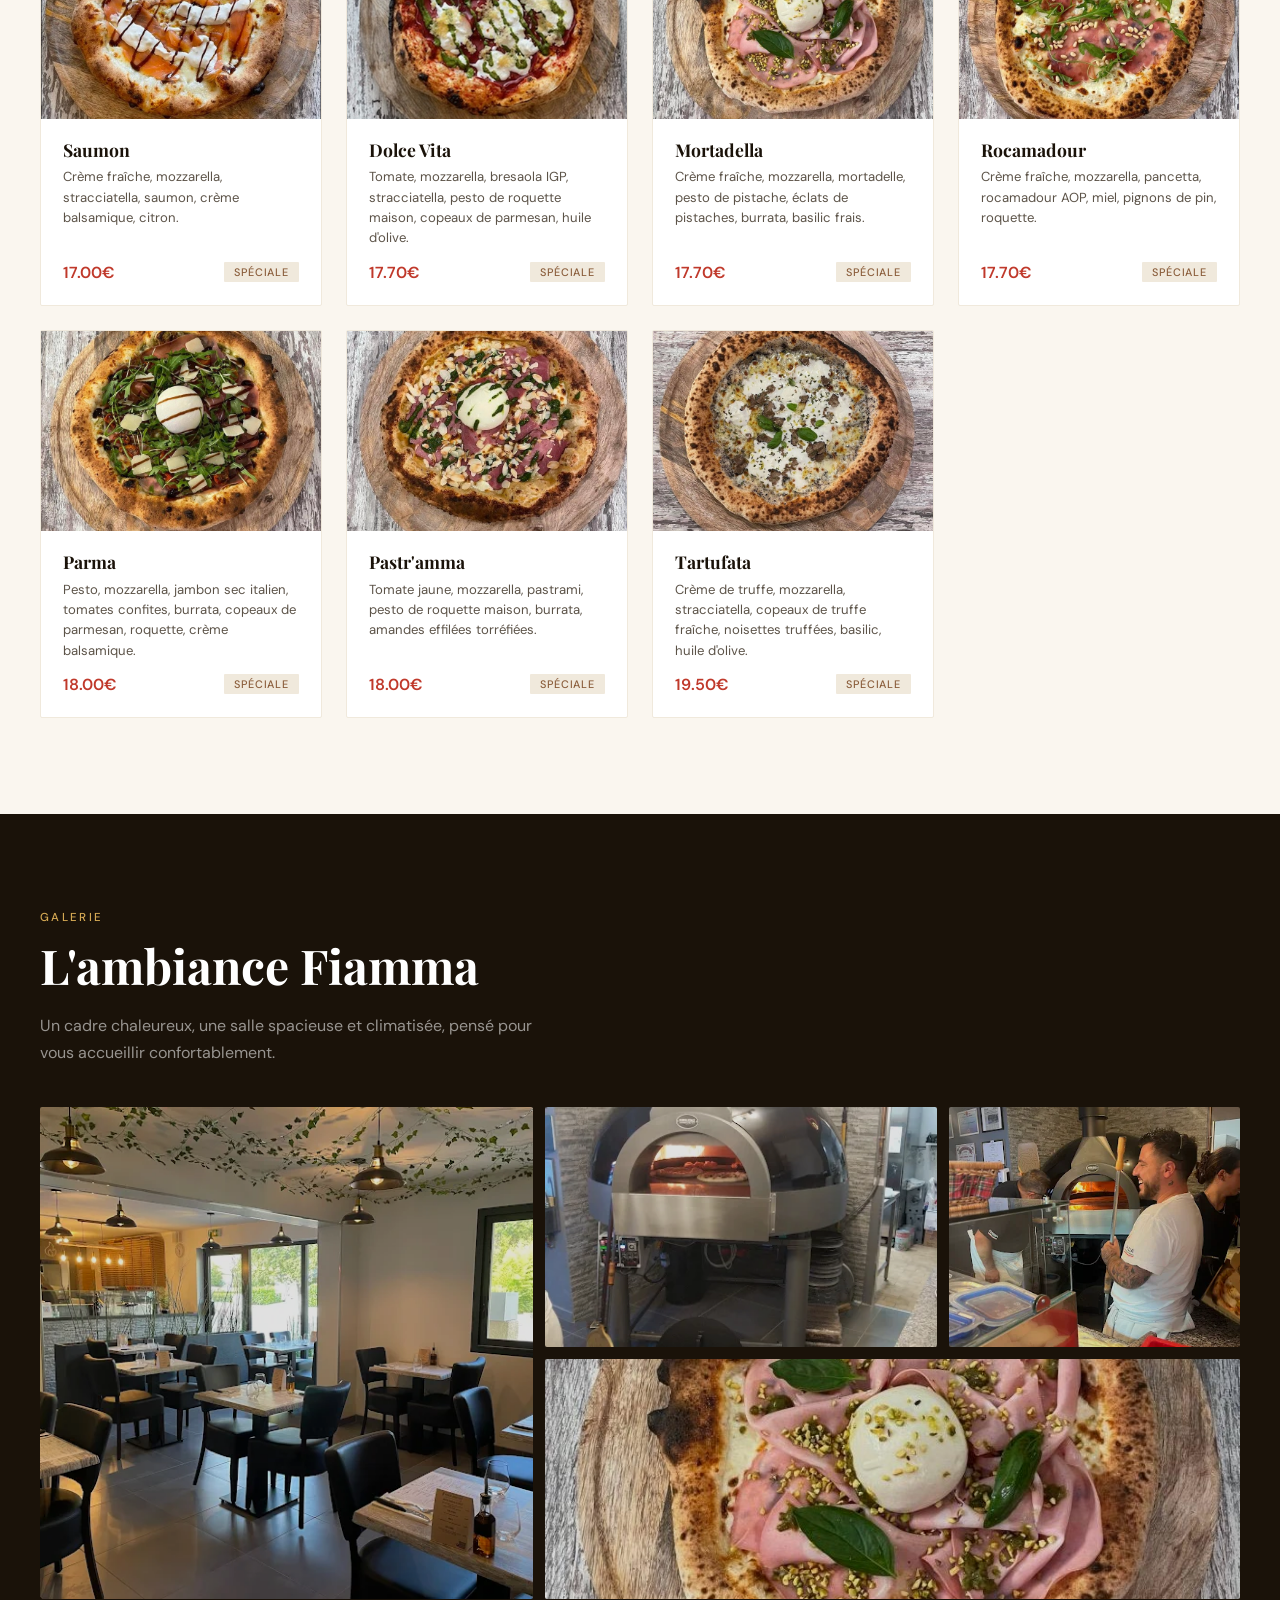
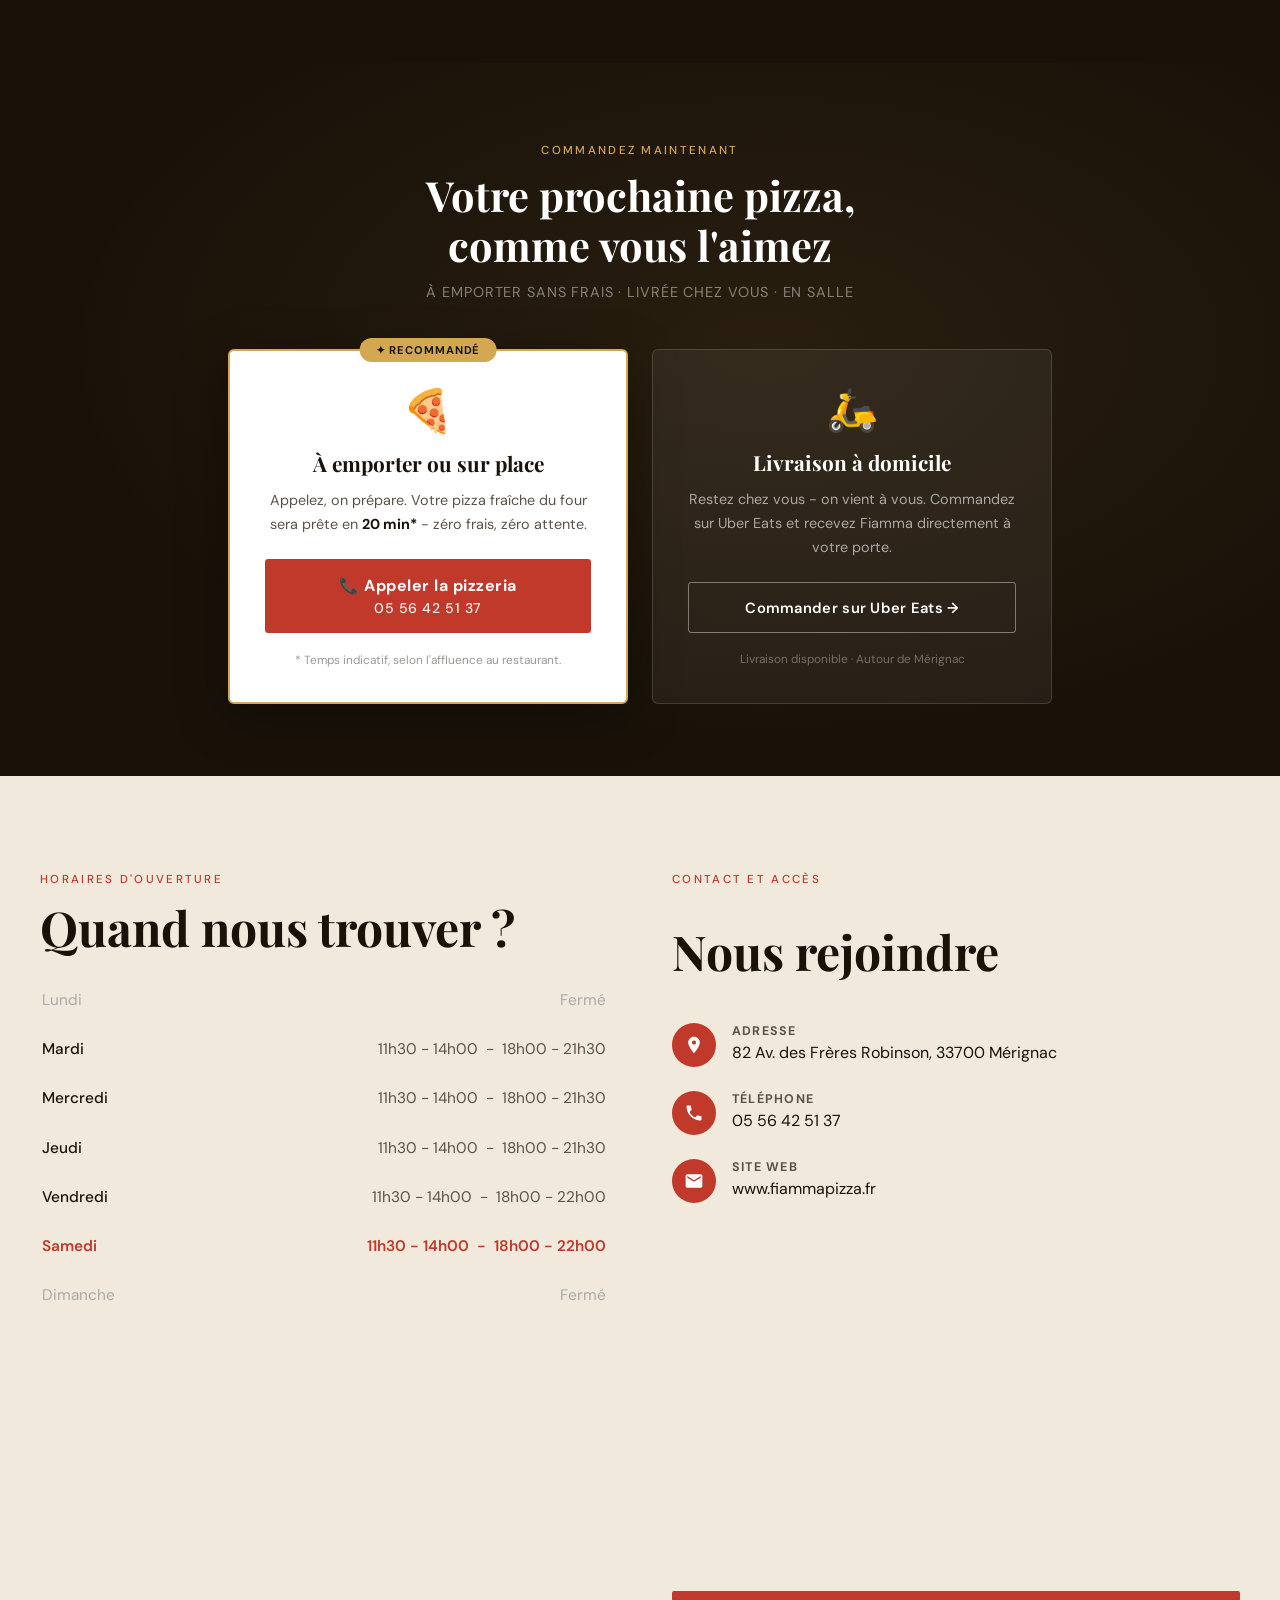
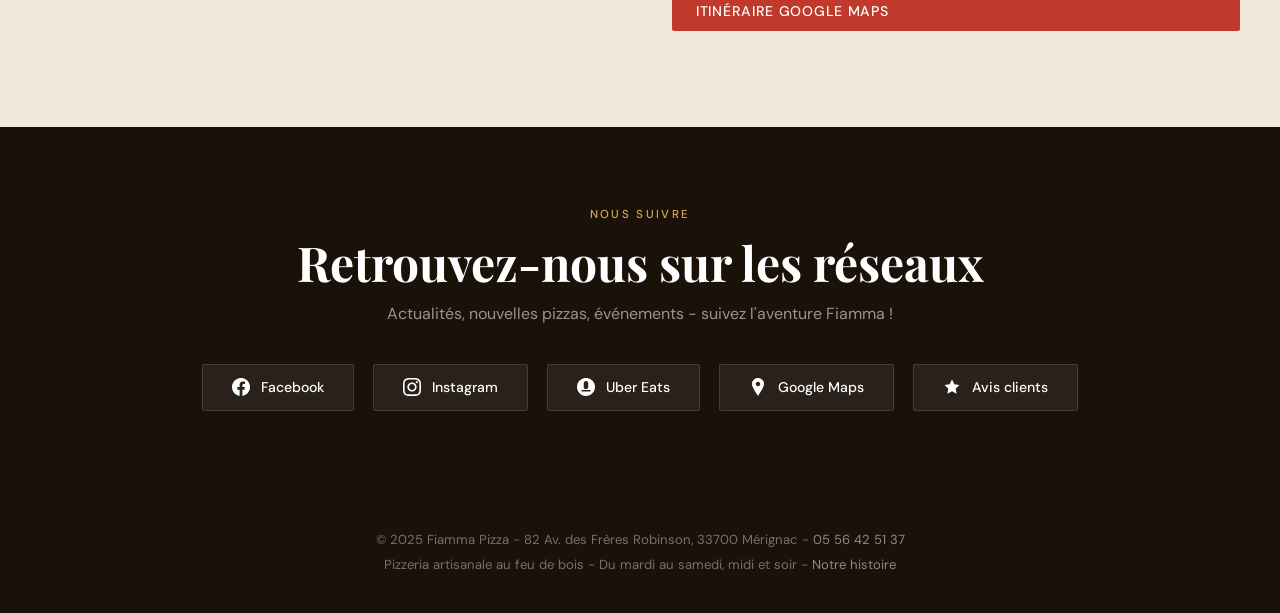
<file: fiamma/fiamma.html>
<!DOCTYPE html>
<html lang="fr">
<head>
  <meta charset="UTF-8" />
  <meta name="viewport" content="width=device-width, initial-scale=1.0" />
  <meta name="robots" content="noindex, nofollow" />
  <meta name="description" content="Fiamma Pizza - Pizzeria artisanale au feu de bois à Mérignac (Bordeaux). Produits frais, pizzas napolitaines, four à bois. Note 4.8/5 Google, 9.7/10 TheFork. Réservation : 05 56 42 51 37." />
  <title>Fiamma Pizza - Pizzeria Artisanale au Feu de Bois | Mérignac (Bordeaux)</title>
  <link rel="preconnect" href="https://fonts.googleapis.com" />
  <link rel="preconnect" href="https://fonts.gstatic.com" crossorigin />
  <link href="https://fonts.googleapis.com/css2?family=Playfair+Display:ital,wght@0,700;1,400&family=DM+Sans:wght@300;400;500&display=swap" rel="stylesheet" />
  <link rel="stylesheet" href="css/style.css">
  <link rel="canonical" href="https://www.fiammapizza.fr/">
  <link rel="preload" as="image" href="images/img_01.jpg" fetchpriority="high">
  <link rel="icon" type="image/png" href="images/LOGOFIAMMApizza.png">

  <!-- OPEN GRAPH -->
  <meta property="og:type" content="restaurant">
  <meta property="og:url" content="https://www.fiammapizza.fr/">
  <meta property="og:title" content="Fiamma Pizza - Pizzeria Artisanale au Feu de Bois à Mérignac">
  <meta property="og:description" content="Pizzas napolitaines cuites au feu de bois, produits frais et cadre chaleureux. Note 4.8/5 Google. 82 Av. des Frères Robinson, 33700 Mérignac.">
  <meta property="og:image" content="images/img_01.jpg">
  <meta property="og:locale" content="fr_FR">

  <!-- TWITTER CARD -->
  <meta name="twitter:card" content="summary_large_image">
  <meta name="twitter:title" content="Fiamma Pizza - Pizzeria Artisanale au Feu de Bois à Mérignac">
  <meta name="twitter:description" content="Pizzas napolitaines cuites au feu de bois, produits frais et cadre chaleureux. 82 Av. des Frères Robinson, 33700 Mérignac.">
  <meta name="twitter:image" content="https://www.fiammapizza.fr/images/img_01.jpg">

  <!-- SCHEMA.ORG -->
  <script type="application/ld+json">
  {
    "@context": "https://schema.org",
    "@type": "Restaurant",
    "name": "Fiamma Pizza",
    "image": "https://www.fiammapizza.fr/images/img_01.jpg",
    "description": "Pizzeria artisanale au feu de bois à Mérignac. Produits frais, pizzas napolitaines et four à bois traditionnel.",
    "servesCuisine": ["Pizza napolitaine", "Cuisine italienne", "Pasta"],
    "priceRange": "€€",
    "aggregateRating": {
      "@type": "AggregateRating",
      "ratingValue": "4.8",
      "reviewCount": "230",
      "bestRating": "5"
    },
    "address": {
      "@type": "PostalAddress",
      "streetAddress": "82 Avenue des Frères Robinson",
      "addressLocality": "Mérignac",
      "postalCode": "33700",
      "addressCountry": "FR"
    },
    "geo": {
      "@type": "GeoCoordinates",
      "latitude": "44.838",
      "longitude": "-0.643"
    },
    "telephone": "+33556425137",
    "url": "https://www.fiammapizza.fr",
    "openingHoursSpecification": [
      {"@type": "OpeningHoursSpecification", "dayOfWeek": ["Tuesday","Wednesday","Thursday"], "opens": "11:30", "closes": "14:00"},
      {"@type": "OpeningHoursSpecification", "dayOfWeek": ["Tuesday","Wednesday","Thursday"], "opens": "18:00", "closes": "21:30"},
      {"@type": "OpeningHoursSpecification", "dayOfWeek": ["Friday","Saturday"], "opens": "11:30", "closes": "14:00"},
      {"@type": "OpeningHoursSpecification", "dayOfWeek": ["Friday","Saturday"], "opens": "18:00", "closes": "22:00"}
    ],
    "hasMenu": "#menu",
    "acceptsReservations": true
  }
  </script>
</head>
<body>

<nav id="navbar">
  <a href="#hero" class="nav-logo"><img src="images/LOGOFIAMMApizza.png" alt="Fiamma Pizza - Pizzeria artisanale à Mérignac" class="nav-logo-img" width="120" height="60"/></a>
  <button class="nav-burger" aria-label="Menu" aria-expanded="false">
    <span></span>
    <span></span>
    <span></span>
  </button>
  <ul class="nav-links">
    <li><a href="notre-histoire.html">Notre histoire</a></li>
    <li><a href="#menu">La carte</a></li>
    <li><a href="#galerie">Galerie</a></li>
    <li><a href="#horaires">Contact</a></li>
    <li><a href="#commander" class="nav-cta">Réserver</a></li>
  </ul>
</nav>

<main>

<!-- HERO -->
<section id="hero">
  <div class="hero-deco"></div>
  <div class="hero-dots"></div>

  <div class="hero-content">
    <img src="images/LOGOFIAMMApizza.png" alt="Fiamma Pizza" class="hero-mini-logo" loading="eager" decoding="async"/>
    <span class="hero-badge">Mérignac - Bordeaux</span>
    <h1>L'art de la pizza<br/><em>au feu de bois</em></h1>
    <p>Pizzas napolitaines, produits frais et four à bois traditionnel. Une expérience authentique dans un cadre chaleureux et familial.</p>
    <div class="hero-actions">
      <a href="#commander" class="btn-primary">Réserver une table</a>
      <a href="#menu" class="btn-secondary">Voir la carte</a>
    </div>
  </div>
  <div class="hero-scroll">Découvrir</div>
</section>

<section class="loyalty-strip">
  <div class="container loyalty-strip-inner">
    <span class="loyalty-label">Carte fidélité</span>
    <p><strong>10 pizzas achetées = la 11e offerte</strong></p>
  </div>
</section>

<div class="stats-strip">
  <div class="stat-item"><strong>4.8&#9733;</strong><span>Note Google</span></div>
  <div class="stat-item"><strong>+230</strong><span>Avis clients</span></div>
  <div class="stat-item"><strong>100%</strong><span>Produits frais</span></div>
  <div class="stat-item"><strong>Feu de bois</strong><span>Cuisson traditionnelle</span></div>
</div>

<section id="about">
  <div class="container">
    <div class="about-grid reveal">
      <div class="about-img">
        <img src="images/img_03.webp" alt="Salle du restaurant Fiamma Pizza" loading="lazy"/>
      </div>
      <div class="about-text">
        <span class="section-label">Notre histoire</span>
        <h2>Une pizzeria familiale et passionnée</h2>
        <p>Bienvenue chez Fiamma Pizza, pizzeria artisanale nichée au cœur de Mérignac. Notre équipe met chaque jour toute son énergie et son amour dans la préparation de pizzas d'exception.</p>
        <p>Nous travaillons des produits frais et une sélection d'ingrédients qui mettent en valeur chaque recette. Le four à bois fait le reste.</p>
        <p>La salle climatisée, accueillante et familiale, peut également être privatisée pour vos événements. Bar, cocktails et wifi inclus.</p>
        <div class="about-tags">
          <span class="tag">Ingrédients italiens</span>
          <span class="tag">Four à bois</span>
          <span class="tag">Privatisable</span>
          <span class="tag">Accès PMR</span>
          <span class="tag">Animaux bienvenus</span>
          <span class="tag">Bar et cocktails</span>
          <span class="tag">Wifi</span>
        </div>
      </div>
    </div>
  </div>
</section>

<!-- MENU -->
<section id="menu">
  <div class="container">
    <div class="menu-intro reveal">
      <span class="section-label">La carte</span>
      <h2>Notre carte</h2>
      <p>Pizzas, pastas, salades, desserts et boissons - tout ce qu'il faut pour une belle soirée italienne. Des formules du midi sont également proposées sur place et à emporter.</p>
    </div>

    <div class="lunch-box reveal">
      <span class="lunch-box-label">Formules du midi</span>
      <h3>Le déjeuner Fiamma, simple et généreux</h3>
      <div class="lunch-grid">
        <div class="lunch-card">
          <div class="lunch-price">18€50 <span>(à emporter)</span></div>
          <h4>Pasta</h4>
          <p class="lunch-exception">* sauf Tartufoo</p>
          <ul class="lunch-list">
            <li>1 plat</li>
            <li>1 boisson <span>(soda 33cl)</span></li>
            <li>1 dessert <span>(tiramisu, panna cotta ou gelato)</span></li>
          </ul>
        </div>
        <div class="lunch-card">
          <div class="lunch-price">16€50 <span>(à emporter)</span></div>
          <h4>Pizza traditionnelle</h4>
          <p class="lunch-exception">+2€ originale · +4€ spéciale · sauf Tartufata</p>
          <ul class="lunch-list">
            <li>1 plat</li>
            <li>1 boisson <span>(soda 33cl)</span></li>
            <li>1 dessert <span>(tiramisu, panna cotta ou gelato)</span></li>
          </ul>
        </div>
      </div>
    </div>

    <div class="menu-tabs reveal">
      <button class="menu-tab active" data-cat="pizzas">🍕 Pizzas</button>
      <button class="menu-tab" data-cat="pastas">🍝 Pastas</button>
      <button class="menu-tab" data-cat="salades">🥗 Salades</button>
      <button class="menu-tab" data-cat="desserts">🍮 Desserts</button>
      <button class="menu-tab" data-cat="boissons">🍷 Boissons</button>
    </div>

    <!-- ===== PIZZAS ===== -->
    <div id="cat-pizzas" class="menu-category active">
      <div class="cat-subtitle">Traditionnelles</div>
      <div class="pizza-grid">
        <div class="pizza-card"><img class="pizza-card-img" src="images/pict_1.jpg" alt="Margherita" loading="lazy"/><div class="pizza-card-body"><h3>Margherita</h3><p>Tomate, mozzarella, basilic frais, huile d'olive.</p><div class="pizza-card-footer"><span class="pizza-price">11.90€</span><span class="pizza-badge">Tradizionale</span></div></div></div>
        <div class="pizza-card"><img class="pizza-card-img" src="images/pict_2.jpg" alt="Romana" loading="lazy"/><div class="pizza-card-body"><h3>Romana</h3><p>Tomate, mozzarella, jambon blanc italien.</p><div class="pizza-card-footer"><span class="pizza-price">12.70€</span><span class="pizza-badge">Tradizionale</span></div></div></div>
        <div class="pizza-card"><img class="pizza-card-img" src="images/pict_97.jpg" alt="Chorizo" loading="lazy"/><div class="pizza-card-body"><h3>Chorizo</h3><p>Tomate, mozzarella, chorizo.</p><div class="pizza-card-footer"><span class="pizza-price">13.40€</span><span class="pizza-badge">Tradizionale</span></div></div></div>
        <div class="pizza-card"><img class="pizza-card-img" src="images/pict_6.jpg" alt="Regina" loading="lazy"/><div class="pizza-card-body"><h3>Regina</h3><p>Tomate, mozzarella, jambon blanc italien, champignons.</p><div class="pizza-card-footer"><span class="pizza-price">13.40€</span><span class="pizza-badge">Tradizionale</span></div></div></div>
        <div class="pizza-card"><img class="pizza-card-img" src="images/pict_9.jpg" alt="Calzone" loading="lazy"/><div class="pizza-card-body"><h3>Calzone</h3><p>Tomate, mozzarella, jambon blanc, œuf, crème fraîche, champignons.</p><div class="pizza-card-footer"><span class="pizza-price">13.80€</span><span class="pizza-badge">Tradizionale</span></div></div></div>
        <div class="pizza-card"><img class="pizza-card-img" src="images/pict_20.jpg" alt="Capra Miele" loading="lazy"/><div class="pizza-card-body"><h3>Capra Miele</h3><p>Tomate, mozzarella, chèvre, miel.</p><div class="pizza-card-footer"><span class="pizza-price">13.80€</span><span class="pizza-badge">Tradizionale</span></div></div></div>
        <div class="pizza-card"><img class="pizza-card-img" src="images/pict_56.jpg" alt="Carbonara" loading="lazy"/><div class="pizza-card-body"><h3>Carbonara</h3><p>Crème fraîche, mozzarella, lardons, oignons, jaune d'œuf.</p><div class="pizza-card-footer"><span class="pizza-price">13.80€</span><span class="pizza-badge">Tradizionale</span></div></div></div>
        <div class="pizza-card"><img class="pizza-card-img" src="images/pict_98.jpg" alt="Napoletana" loading="lazy"/><div class="pizza-card-body"><h3>Napoletana</h3><p>Tomate, mozzarella, anchois, câpres.</p><div class="pizza-card-footer"><span class="pizza-price">13.80€</span><span class="pizza-badge">Tradizionale</span></div></div></div>
        <div class="pizza-card"><img class="pizza-card-img" src="images/pict_21.jpg" alt="4 Formaggi" loading="lazy"/><div class="pizza-card-body"><h3>4 Formaggi</h3><p>Tomate, mozzarella, chèvre, gorgonzola, parmigiano reggiano.</p><div class="pizza-card-footer"><span class="pizza-price">14.30€</span><span class="pizza-badge">Tradizionale</span></div></div></div>
      </div>
      <div class="cat-subtitle">Originales</div>
      <div class="pizza-grid">
        <div class="pizza-card"><img class="pizza-card-img" src="images/pict_14.jpg" alt="Pollo Miele" loading="lazy"/><div class="pizza-card-body"><h3>Pollo Miele</h3><p>Crème fraîche, mozzarella, poulet, chèvre, miel.</p><div class="pizza-card-footer"><span class="pizza-price">15.30€</span><span class="pizza-badge">Originale</span></div></div></div>
        <div class="pizza-card"><img class="pizza-card-img" src="images/pict_59.jpg" alt="Vegetariana" loading="lazy"/><div class="pizza-card-body"><h3>Vegetariana</h3><p>Tomate, mozzarella, choux rouge, roquette, tomates cerises, champignons, courgettes, parmesan, crème balsamique.</p><div class="pizza-card-footer"><span class="pizza-price">15.30€</span><span class="pizza-badge">Originale</span></div></div></div>
        <div class="pizza-card"><img class="pizza-card-img" src="images/pict_16.jpg" alt="Savoyarde" loading="lazy"/><div class="pizza-card-body"><h3>Savoyarde</h3><p>Crème fraîche, mozzarella, pommes de terre, lardons, raclette, reblochon.</p><div class="pizza-card-footer"><span class="pizza-price">15.50€</span><span class="pizza-badge">Originale</span></div></div></div>
        <div class="pizza-card"><img class="pizza-card-img" src="images/pict_110.jpg" alt="Vita Gialla" loading="lazy"/><div class="pizza-card-body"><h3>Vita Gialla</h3><p>Tomate jaune, mozzarella, stracciatella, tomates cerises confites, crispy bacon, amandes effilées.</p><div class="pizza-card-footer"><span class="pizza-price">16.30€</span><span class="pizza-badge">Originale</span></div></div></div>
        <div class="pizza-card"><img class="pizza-card-img" src="images/pict_111.jpg" alt="Salsiccia" loading="lazy"/><div class="pizza-card-body"><h3>Salsiccia</h3><p>Tomate jaune, mozzarella, pousses d'épinard, pignons de pin torréfiés, saucisse, stracciatella.</p><div class="pizza-card-footer"><span class="pizza-price">16.50€</span><span class="pizza-badge">Originale</span></div></div></div>
      </div>
      <div class="cat-subtitle">Spéciales</div>
      <div class="pizza-grid">
        <div class="pizza-card"><img class="pizza-card-img" src="images/pict_23.jpg" alt="Saumon" loading="lazy"/><div class="pizza-card-body"><h3>Saumon</h3><p>Crème fraîche, mozzarella, stracciatella, saumon, crème balsamique, citron.</p><div class="pizza-card-footer"><span class="pizza-price">17.00€</span><span class="pizza-badge speciale">Spéciale</span></div></div></div>
        <div class="pizza-card"><img class="pizza-card-img" src="images/pict_102.jpg" alt="Dolce Vita" loading="lazy"/><div class="pizza-card-body"><h3>Dolce Vita</h3><p>Tomate, mozzarella, bresaola IGP, stracciatella, pesto de roquette maison, copeaux de parmesan, huile d'olive.</p><div class="pizza-card-footer"><span class="pizza-price">17.70€</span><span class="pizza-badge speciale">Spéciale</span></div></div></div>
        <div class="pizza-card"><img class="pizza-card-img" src="images/pict_57.jpg" alt="Mortadella" loading="lazy"/><div class="pizza-card-body"><h3>Mortadella</h3><p>Crème fraîche, mozzarella, mortadelle, pesto de pistache, éclats de pistaches, burrata, basilic frais.</p><div class="pizza-card-footer"><span class="pizza-price">17.70€</span><span class="pizza-badge speciale">Spéciale</span></div></div></div>
        <div class="pizza-card"><img class="pizza-card-img" src="images/pict_25.jpg" alt="Rocamadour" loading="lazy"/><div class="pizza-card-body"><h3>Rocamadour</h3><p>Crème fraîche, mozzarella, pancetta, rocamadour AOP, miel, pignons de pin, roquette.</p><div class="pizza-card-footer"><span class="pizza-price">17.70€</span><span class="pizza-badge speciale">Spéciale</span></div></div></div>
        <div class="pizza-card"><img class="pizza-card-img" src="images/pict_18.jpg" alt="Parma" loading="lazy"/><div class="pizza-card-body"><h3>Parma</h3><p>Pesto, mozzarella, jambon sec italien, tomates confites, burrata, copeaux de parmesan, roquette, crème balsamique.</p><div class="pizza-card-footer"><span class="pizza-price">18.00€</span><span class="pizza-badge speciale">Spéciale</span></div></div></div>
        <div class="pizza-card"><img class="pizza-card-img" src="images/pict_112.jpg" alt="Pastr'amma" loading="lazy"/><div class="pizza-card-body"><h3>Pastr'amma</h3><p>Tomate jaune, mozzarella, pastrami, pesto de roquette maison, burrata, amandes effilées torréfiées.</p><div class="pizza-card-footer"><span class="pizza-price">18.00€</span><span class="pizza-badge speciale">Spéciale</span></div></div></div>
        <div class="pizza-card"><img class="pizza-card-img" src="images/pict_22.jpg" alt="Tartufata" loading="lazy"/><div class="pizza-card-body"><h3>Tartufata</h3><p>Crème de truffe, mozzarella, stracciatella, copeaux de truffe fraîche, noisettes truffées, basilic, huile d'olive.</p><div class="pizza-card-footer"><span class="pizza-price">19.50€</span><span class="pizza-badge speciale">Spéciale</span></div></div></div>
      </div>
    </div>

    <!-- ===== PASTAS ===== -->
    <div id="cat-pastas" class="menu-category">
      <div class="pizza-grid">
        <div class="pizza-card"><img class="pizza-card-img" src="images/pict_26.jpg" alt="Carbonara pasta" loading="lazy"/><div class="pizza-card-body"><h3>Carbonara</h3><p>Parmigiano reggiano, pancetta, jaune d'œuf, copeaux de parmesan.</p><div class="pizza-card-footer"><span class="pizza-price">15.00€</span><span class="pizza-badge">Pasta</span></div></div></div>
        <div class="pizza-card"><img class="pizza-card-img" src="images/pict_99.jpg" alt="Alla Caprese" loading="lazy"/><div class="pizza-card-body"><h3>Alla Caprese</h3><p>Sauce tomate, jambon sec italien, copeaux de parmesan, burrata.</p><div class="pizza-card-footer"><span class="pizza-price">16.00€</span><span class="pizza-badge">Pasta</span></div></div></div>
        <div class="pizza-card"><img class="pizza-card-img" src="images/pict_105.jpg" alt="Verde" loading="lazy"/><div class="pizza-card-body"><h3>Verde</h3><p>Pesto, pancetta, stracciatella, pignons de pin torréfiés, copeaux de parmesan.</p><div class="pizza-card-footer"><span class="pizza-price">16.00€</span><span class="pizza-badge">Pasta</span></div></div></div>
        <div class="pizza-card"><div class="pizza-card-nophoto">🍝</div><div class="pizza-card-body"><h3>Tartufoo</h3><p>Crème de truffe, parmigiano reggiano, stracciatella, copeaux de parmesan, noisettes truffées, basilic, huile d'olive.</p><div class="pizza-card-footer"><span class="pizza-price">18.00€</span><span class="pizza-badge speciale">Spéciale</span></div></div></div>
      </div>
    </div>

    <!-- ===== SALADES ===== -->
    <div id="cat-salades" class="menu-category">
      <div class="pizza-grid">
        <div class="pizza-card"><div class="pizza-card-nophoto">🥗</div><div class="pizza-card-body"><h3>Caesar</h3><p>Salade, tomates cerises confites, poulet pané, crispy bacon, œuf mollet, copeaux de parmesan, croutons, sauce caesar.</p><div class="pizza-card-footer"><span class="pizza-price">16.50€</span><span class="pizza-badge">Salade</span></div></div></div>
        <div class="pizza-card"><div class="pizza-card-nophoto">🥗</div><div class="pizza-card-body"><h3>Fresca</h3><p>Salade, tomates cerises confites, jambon sec italien, burrata, copeaux de parmesan, choux rouge, crème balsamique.</p><div class="pizza-card-footer"><span class="pizza-price">16.50€</span><span class="pizza-badge">Salade</span></div></div></div>
      </div>
    </div>

    <!-- ===== DESSERTS ===== -->
    <div id="cat-desserts" class="menu-category">
      <div class="pizza-grid">
        <div class="pizza-card"><img class="pizza-card-img" src="images/pict_28.jpg" alt="Gelato" loading="lazy"/><div class="pizza-card-body"><h3>Gelato</h3><p>Glace italienne - nappage chocolat, caramel ou fruits rouges.</p><div class="pizza-card-footer"><span class="pizza-price">3.80€</span><span class="pizza-badge">Dessert</span></div></div></div>
        <div class="pizza-card"><img class="pizza-card-img" src="images/pict_63.jpg" alt="Panna Cotta" loading="lazy"/><div class="pizza-card-body"><h3>Panna Cotta fruits rouges</h3><p>Panna cotta fait maison avec coulis de fruits rouges ou passion.</p><div class="pizza-card-footer"><span class="pizza-price">3.80€</span><span class="pizza-badge">Dessert</span></div></div></div>
        <div class="pizza-card"><img class="pizza-card-img" src="images/pict_40.jpg" alt="Tiramisu" loading="lazy"/><div class="pizza-card-body"><h3>Tiramisu au cafe</h3><p>Tiramisu au cafe fait maison, avec ou sans speculoos.</p><div class="pizza-card-footer"><span class="pizza-price">3.80€</span><span class="pizza-badge">Dessert</span></div></div></div>
        <div class="pizza-card"><img class="pizza-card-img" src="images/pict_107.jpg" alt="Angioletti fritti" loading="lazy"/><div class="pizza-card-body"><h3>Angioletti fritti</h3><p>Boules de pâte à pizza frites, nutella, sucre glace.</p><div class="pizza-card-footer"><span class="pizza-price">7.00€</span><span class="pizza-badge">Dessert</span></div></div></div>
        <div class="pizza-card"><img class="pizza-card-img" src="images/pict_108.jpg" alt="Cannoli sicilien" loading="lazy"/><div class="pizza-card-body"><h3>Cannoli sicilien pistache</h3><p>Biscuit de pâte frite, crème de mascarpone pistache, éclats de pistaches.</p><div class="pizza-card-footer"><span class="pizza-price">7.00€</span><span class="pizza-badge">Dessert</span></div></div></div>
        <div class="pizza-card"><img class="pizza-card-img" src="images/pict_109.jpg" alt="Pizza Nutella" loading="lazy"/><div class="pizza-card-body"><h3>Pizza au Nutella</h3><p>La célèbre pâte à pizza au feu de bois garnie de Nutella.</p><div class="pizza-card-footer"><span class="pizza-price">7.00€</span><span class="pizza-badge">Dessert</span></div></div></div>
      </div>
    </div>

    <!-- ===== BOISSONS ===== -->
    <div id="cat-boissons" class="menu-category">
      <div class="boissons-grid">

        <div class="bois-section">
          <div class="cat-subtitle">Sans alcool</div>
          <div class="bois-list">
            <div class="bois-item"><img src="images/pict_42.png" alt="Eau"/><div class="bois-info"><span>Eau 50cl</span><span class="bois-price">1.50€</span></div></div>
            <div class="bois-item"><img src="images/pict_41.jpg" alt="Coca"/><div class="bois-info"><span>Coca-Cola 33cl</span><span class="bois-price">2.00€</span></div></div>
            <div class="bois-item"><img src="images/pict_69.jpg" alt="Ice Tea"/><div class="bois-info"><span>Ice Tea 33cl</span><span class="bois-price">2.00€</span></div></div>
            <div class="bois-item"><img src="images/pict_70.jpg" alt="Orangina"/><div class="bois-info"><span>Orangina 33cl</span><span class="bois-price">2.00€</span></div></div>
            <div class="bois-item"><img src="images/pict_93.jpg" alt="Schweppes"/><div class="bois-info"><span>Schweppes 33cl</span><span class="bois-price">2.00€</span></div></div>
            <div class="bois-item"><img src="images/pict_71.jpg" alt="Sprite"/><div class="bois-info"><span>Sprite 33cl</span><span class="bois-price">2.00€</span></div></div>
            <div class="bois-item"><img src="images/pict_95.png" alt="Eau 1L"/><div class="bois-info"><span>Eau 1L</span><span class="bois-price">2.70€</span></div></div>
            <div class="bois-item"><img src="images/pict_44.jpg" alt="San Pellegrino"/><div class="bois-info"><span>San Pellegrino 50cl</span><span class="bois-price">2.80€</span></div></div>
            <div class="bois-item"><img src="images/pict_45.png" alt="Coca 1L"/><div class="bois-info"><span>Coca-Cola 1L</span><span class="bois-price">2.90€</span></div></div>
            <div class="bois-item"><img src="images/pict_43.png" alt="San Pellegrino 1L"/><div class="bois-info"><span>San Pellegrino 1L</span><span class="bois-price">3.80€</span></div></div>
          </div>
        </div>

        <div class="bois-section">
          <div class="cat-subtitle">Bières</div>
          <div class="bois-list">
            <div class="bois-item"><img src="images/pict_48.jpg" alt="Corona"/><div class="bois-info"><span>Corona 33cl</span><span class="bois-price">3.50€</span></div></div>
            <div class="bois-item"><img src="images/pict_78.jpg" alt="Desperados"/><div class="bois-info"><span>Desperados 33cl</span><span class="bois-price">3.50€</span></div></div>
            <div class="bois-item"><img src="images/pict_76.jpg" alt="Angelo Poretti"/><div class="bois-info"><span>Angelo Poretti 33cl</span><span class="bois-price">3.60€</span></div></div>
            <div class="bois-item"><img src="images/pict_74.png" alt="Peroni"/><div class="bois-info"><span>Peroni 33cl</span><span class="bois-price">3.60€</span></div></div>
            <div class="bois-item"><img src="images/pict_47.png" alt="Bianca Fresca"/><div class="bois-info"><span>Bianca Fresca des Pouilles 33cl</span><span class="bois-price">5.00€</span></div></div>
          </div>
        </div>

        <div class="bois-section">
          <div class="cat-subtitle">Vins rouges</div>
          <div class="bois-list">
            <div class="bois-item"><img src="images/pict_50.jpg" alt="Chianti 37.5cl"/><div class="bois-info"><span>Chianti 37,5cl</span><span class="bois-price">8.00€</span></div></div>
            <div class="bois-item"><img src="images/pict_79.jpg" alt="Montepulciano 37.5cl"/><div class="bois-info"><span>Montepulciano 37,5cl</span><span class="bois-price">9.00€</span></div></div>
            <div class="bois-item"><img src="images/pict_49.jpg" alt="Chianti 75cl"/><div class="bois-info"><span>Chianti 75cl</span><span class="bois-price">12.00€</span></div></div>
            <div class="bois-item"><img src="images/pict_80.jpg" alt="Montepulciano 75cl"/><div class="bois-info"><span>Montepulciano 75cl</span><span class="bois-price">13.00€</span></div></div>
          </div>
        </div>

        <div class="bois-section">
          <div class="cat-subtitle">Vins blancs</div>
          <div class="bois-list">
            <div class="bois-item"><img src="images/pict_86.jpg" alt="Sauvignon"/><div class="bois-info"><span>Cotes de Gascogne Sauvignon 75cl</span><span class="bois-price">15.00€</span></div></div>
            <div class="bois-item"><img src="images/pict_85.jpg" alt="Gros Manseng"/><div class="bois-info"><span>Cotes de Gascogne Gros Manseng 75cl</span><span class="bois-price">17.00€</span></div></div>
          </div>
        </div>

        <div class="bois-section">
          <div class="cat-subtitle">Vins rosés</div>
          <div class="bois-list">
            <div class="bois-item"><img src="images/pict_83.jpg" alt="Bardolino rosé"/><div class="bois-info"><span>Bardolino 37,5cl</span><span class="bois-price">8.00€</span></div></div>
            <div class="bois-item"><img src="images/pict_81.jpg" alt="Rosato"/><div class="bois-info"><span>Rosato 75cl</span><span class="bois-price">11.00€</span></div></div>
            <div class="bois-item"><img src="images/pict_84.jpg" alt="Bardolino 75cl"/><div class="bois-info"><span>Bardolino 75cl</span><span class="bois-price">12.00€</span></div></div>
          </div>
        </div>

        <div class="bois-section">
          <div class="cat-subtitle">Vins pétillants</div>
          <div class="bois-list">
            <div class="bois-item"><img src="images/pict_54.jpg" alt="Lambrusco Rosé"/><div class="bois-info"><span>Lambrusco Rosé 37,5cl</span><span class="bois-price">8.00€</span></div></div>
            <div class="bois-item"><img src="images/pict_54.jpg" alt="Lambrusco Rouge"/><div class="bois-info"><span>Lambrusco Rouge 37,5cl</span><span class="bois-price">8.00€</span></div></div>
            <div class="bois-item"><img src="images/pict_51.jpg" alt="Lambrusco Rosé 75cl"/><div class="bois-info"><span>Lambrusco Rosé 75cl</span><span class="bois-price">12.00€</span></div></div>
            <div class="bois-item"><img src="images/pict_51.jpg" alt="Lambrusco Rouge 75cl"/><div class="bois-info"><span>Lambrusco Rouge 75cl</span><span class="bois-price">12.00€</span></div></div>
            <div class="bois-item"><img src="images/pict_53.jpg" alt="Proseco"/><div class="bois-info"><span>Proseco Superiore Millesimato 75cl</span><span class="bois-price">17.00€</span></div></div>
          </div>
        </div>

      </div>
    </div>

  </div>
</section>

<section id="galerie">
  <div class="container">
    <div class="reveal">
      <span class="section-label">Galerie</span>
      <h2>L'ambiance Fiamma</h2>
      <p class="gallery-intro">Un cadre chaleureux, une salle spacieuse et climatisée, pensé pour vous accueillir confortablement.</p>
    </div>
    <div class="gallery-grid reveal">
      <img class="g1" src="images/img_04.webp" alt="Salle du restaurant Fiamma Pizza" loading="lazy" width="600" height="400"/>
      <img class="g2" src="images/img_05.webp" alt="Four à bois Fiamma Pizza" loading="lazy" width="600" height="400"/>
      <img class="g3" src="images/img_06.webp" alt="Équipe Fiamma Pizza en cuisine" loading="lazy" width="600" height="400" style="object-position:center center"/>
      <img class="g4" src="images/pict_57.jpg" alt="Mortadella" loading="lazy" width="600" height="400" style="object-position:center center"/>
    </div>
  </div>
</section>

<section id="commander" class="section-commander">
  <div class="commander-inner">
    <div class="commander-header reveal">
      <span class="section-label section-label--light">Commandez maintenant</span>
      <h2 class="commander-title">Votre prochaine pizza,<br>comme vous l'aimez</h2>
      <p class="commander-subtitle">À emporter sans frais · Livrée chez vous · En salle</p>
    </div>
    <div class="commander-wrap">
      <div class="commander-card commander-card--restaurant">
        <span class="commander-badge">✦ Recommandé</span>
        <div class="commander-icon">🍕</div>
        <h3>À emporter ou sur place</h3>
        <p>Appelez, on prépare. Votre pizza fraîche du four sera prête en <strong>20 min*</strong> - zéro frais, zéro attente.</p>
        <a href="tel:0556425137" class="btn-commander-restaurant">
          <span class="btn-commander-label">📞 Appeler la pizzeria</span>
          <span class="btn-commander-subline">05 56 42 51 37</span>
        </a>
        <p class="commander-note">* Temps indicatif, selon l'affluence au restaurant.</p>
      </div>
      <div class="commander-card commander-card--uber">
        <div class="commander-icon">🛵</div>
        <h3>Livraison à domicile</h3>
        <p>Restez chez vous - on vient à vous. Commandez sur Uber Eats et recevez Fiamma directement à votre porte.</p>
        <a href="https://www.ubereats.com/fr/store/fiamma-pizza/yNGIg20nSmuRFHlANapnBQ" target="_blank" rel="noopener" class="btn-commander-uber">Commander sur Uber Eats →</a>
        <p class="commander-note">Livraison disponible · Autour de Mérignac</p>
      </div>
    </div>
  </div>
</section>

<section id="horaires">
  <div class="container">
    <div class="horaires-grid">
      <div class="reveal">
        <span class="section-label">Horaires d'ouverture</span>
        <h2>Quand nous trouver ?</h2>
        <table class="horaires-table">
          <tbody>
            <tr><td class="closed">Lundi</td><td class="closed">Fermé</td></tr>
            <tr><td>Mardi</td><td>11h30 - 14h00 &nbsp;-&nbsp; 18h00 - 21h30</td></tr>
            <tr><td>Mercredi</td><td>11h30 - 14h00 &nbsp;-&nbsp; 18h00 - 21h30</td></tr>
            <tr><td>Jeudi</td><td>11h30 - 14h00 &nbsp;-&nbsp; 18h00 - 21h30</td></tr>
            <tr><td>Vendredi</td><td>11h30 - 14h00 &nbsp;-&nbsp; 18h00 - 22h00</td></tr>
            <tr><td>Samedi</td><td>11h30 - 14h00 &nbsp;-&nbsp; 18h00 - 22h00</td></tr>
            <tr><td class="closed">Dimanche</td><td class="closed">Fermé</td></tr>
          </tbody>
        </table>
      </div>
      <div class="contact-block reveal">
        <span class="section-label">Contact et Accès</span>
        <h2>Nous rejoindre</h2>
        <div class="contact-item">
          <div class="contact-icon"><svg viewBox="0 0 24 24" fill="white" width="20" height="20"><path d="M12 2C8.13 2 5 5.13 5 9c0 5.25 7 13 7 13s7-7.75 7-13c0-3.87-3.13-7-7-7zm0 9.5c-1.38 0-2.5-1.12-2.5-2.5s1.12-2.5 2.5-2.5 2.5 1.12 2.5 2.5-1.12 2.5-2.5 2.5z"/></svg></div>
          <div class="contact-item-text">
            <strong>Adresse</strong>
            <a href="https://www.google.com/maps/search/?api=1&query=Fiamma+Pizza+M%C3%A9rignac" target="_blank" rel="noopener">82 Av. des Frères Robinson, 33700 Mérignac</a>
          </div>
        </div>
        <div class="contact-item">
          <div class="contact-icon"><svg viewBox="0 0 24 24" fill="white" width="20" height="20"><path d="M6.62 10.79c1.44 2.83 3.76 5.14 6.59 6.59l2.2-2.2c.27-.27.67-.36 1.02-.24 1.12.37 2.33.57 3.57.57.55 0 1 .45 1 1V20c0 .55-.45 1-1 1-9.39 0-17-7.61-17-17 0-.55.45-1 1-1h3.5c.55 0 1 .45 1 1 0 1.25.2 2.45.57 3.57.11.35.03.74-.25 1.02l-2.2 2.2z"/></svg></div>
          <div class="contact-item-text"><strong>Téléphone</strong><a href="tel:0556425137">05 56 42 51 37</a></div>
        </div>
        <div class="contact-item">
          <div class="contact-icon"><svg viewBox="0 0 24 24" fill="white" width="20" height="20"><path d="M20 4H4c-1.1 0-2 .9-2 2v12c0 1.1.9 2 2 2h16c1.1 0 2-.9 2-2V6c0-1.1-.9-2-2-2zm0 4l-8 5-8-5V6l8 5 8-5v2z"/></svg></div>
          <div class="contact-item-text"><strong>Site web</strong><a href="https://www.fiammapizza.fr" target="_blank" rel="noopener">www.fiammapizza.fr</a></div>
        </div>
        <iframe class="map-frame" src="https://www.google.com/maps?q=Fiamma+Pizza+M%C3%A9rignac&z=17&output=embed" title="Localisation Fiamma Pizza Mérignac" loading="lazy" allowfullscreen referrerpolicy="no-referrer-when-downgrade"></iframe>
        <a href="https://www.google.com/maps/dir//82+Avenue+des+Fr%C3%A8res+Robinson,+33700+M%C3%A9rignac" target="_blank" rel="noopener" style="display:inline-block;margin-top:1rem;background:var(--rouge);color:white;padding:0.7rem 1.5rem;font-size:0.88rem;font-weight:500;letter-spacing:0.05em;text-transform:uppercase;text-decoration:none;border-radius:2px">
          Itinéraire Google Maps
        </a>
      </div>
    </div>
  </div>
</section>

<section id="reseaux">
  <div class="container">
    <span class="section-label" style="color:var(--or)">Nous suivre</span>
    <h2>Retrouvez-nous sur les réseaux</h2>
    <p>Actualités, nouvelles pizzas, événements - suivez l'aventure Fiamma !</p>
    <div class="social-links">
      <a href="https://www.facebook.com/miampizzaHaillan" target="_blank" rel="noopener" class="social-btn">
        <svg viewBox="0 0 24 24"><path d="M24 12.073c0-6.627-5.373-12-12-12s-12 5.373-12 12c0 5.99 4.388 10.954 10.125 11.854v-8.385H7.078v-3.47h3.047V9.43c0-3.007 1.792-4.669 4.533-4.669 1.312 0 2.686.235 2.686.235v2.953H15.83c-1.491 0-1.956.925-1.956 1.874v2.25h3.328l-.532 3.47h-2.796v8.385C19.612 23.027 24 18.062 24 12.073z"/></svg>
        Facebook
      </a>
      <a href="https://www.instagram.com/fiamma_pizza_merignac/" target="_blank" rel="noopener" class="social-btn">
        <svg viewBox="0 0 24 24"><path d="M12 2.163c3.204 0 3.584.012 4.85.07 3.252.148 4.771 1.691 4.919 4.919.058 1.265.069 1.645.069 4.849 0 3.205-.012 3.584-.069 4.849-.149 3.225-1.664 4.771-4.919 4.919-1.266.058-1.644.07-4.85.07-3.204 0-3.584-.012-4.849-.07-3.26-.149-4.771-1.699-4.919-4.92-.058-1.265-.07-1.644-.07-4.849 0-3.204.013-3.583.07-4.849.149-3.227 1.664-4.771 4.919-4.919 1.266-.057 1.645-.069 4.849-.069zm0-2.163c-3.259 0-3.667.014-4.947.072-4.358.2-6.78 2.618-6.98 6.98-.059 1.281-.073 1.689-.073 4.948 0 3.259.014 3.668.072 4.948.2 4.358 2.618 6.78 6.98 6.98 1.281.058 1.689.072 4.948.072 3.259 0 3.668-.014 4.948-.072 4.354-.2 6.782-2.618 6.979-6.98.059-1.28.073-1.689.073-4.948 0-3.259-.014-3.667-.072-4.947-.196-4.354-2.617-6.78-6.979-6.98-1.281-.059-1.69-.073-4.949-.073zm0 5.838c-3.403 0-6.162 2.759-6.162 6.162s2.759 6.163 6.162 6.163 6.162-2.759 6.162-6.163c0-3.403-2.759-6.162-6.162-6.162zm0 10.162c-2.209 0-4-1.79-4-4 0-2.209 1.791-4 4-4s4 1.791 4 4c0 2.21-1.791 4-4 4zm6.406-11.845c-.796 0-1.441.645-1.441 1.44s.645 1.44 1.441 1.44c.795 0 1.439-.645 1.439-1.44s-.644-1.44-1.439-1.44z"/></svg>
        Instagram
      </a>
      <a href="https://www.ubereats.com/fr/store/fiamma-pizza/yNGIg20nSmuRFHlANapnBQ" target="_blank" rel="noopener" class="social-btn">
        <svg viewBox="0 0 24 24"><path d="M12 0C5.373 0 0 5.373 0 12s5.373 12 12 12 12-5.373 12-12S18.627 0 12 0zm0 4c1.657 0 3 1.343 3 3v5c0 1.657-1.343 3-3 3s-3-1.343-3-3V7c0-1.657 1.343-3 3-3zm6 14H6v-2h12v2z"/></svg>
        Uber Eats
      </a>
      <a href="https://maps.google.com/?q=Fiamma+Pizza+Merignac" target="_blank" rel="noopener" class="social-btn">
        <svg viewBox="0 0 24 24"><path d="M12 0C7.802 0 4 3.403 4 7.602 4 11.8 7.469 16.812 12 24c4.531-7.188 8-12.2 8-16.398C20 3.403 16.199 0 12 0zm0 11c-1.657 0-3-1.343-3-3s1.343-3 3-3 3 1.343 3 3-1.343 3-3 3z"/></svg>
        Google Maps
      </a>
      <a href="https://www.google.com/search?q=Fiamma+Pizza+M%C3%A9rignac+avis+google" target="_blank" rel="noopener" class="social-btn">
        <svg viewBox="0 0 24 24"><path d="M12 2l3.09 6.26L22 9.27l-5 4.87 1.18 6.88L12 17.77l-6.18 3.25L7 14.14 2 9.27l6.91-1.01L12 2z"/></svg>
        Avis clients
      </a>
    </div>
  </div>
</section>

</main>

<footer>
  <p>&copy; 2025 Fiamma Pizza - 82 Av. des Frères Robinson, 33700 Mérignac - <a href="tel:0556425137">05 56 42 51 37</a></p>
  <p style="margin-top:0.5rem">Pizzeria artisanale au feu de bois - Du mardi au samedi, midi et soir - <a href="notre-histoire.html">Notre histoire</a></p>
</footer>

<script src="js/main.js"></script>
</body>
</html>
</file>
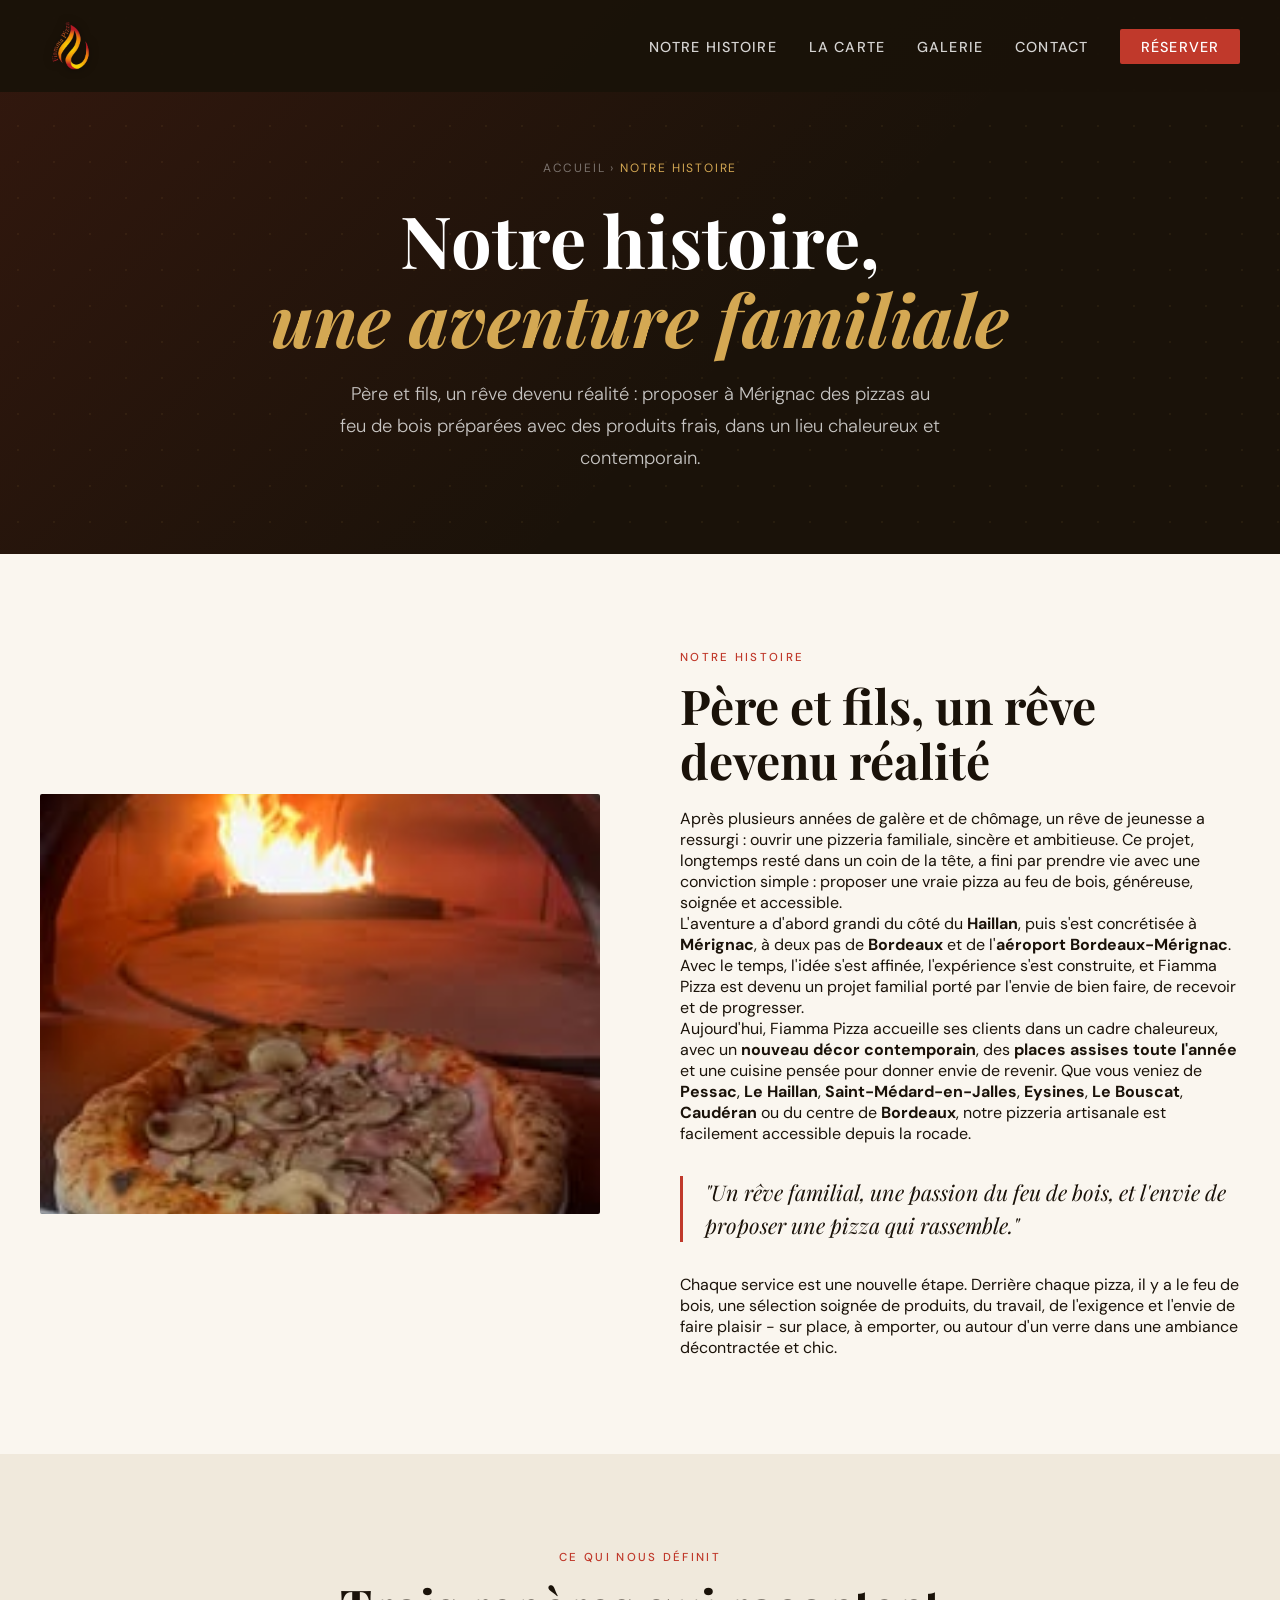
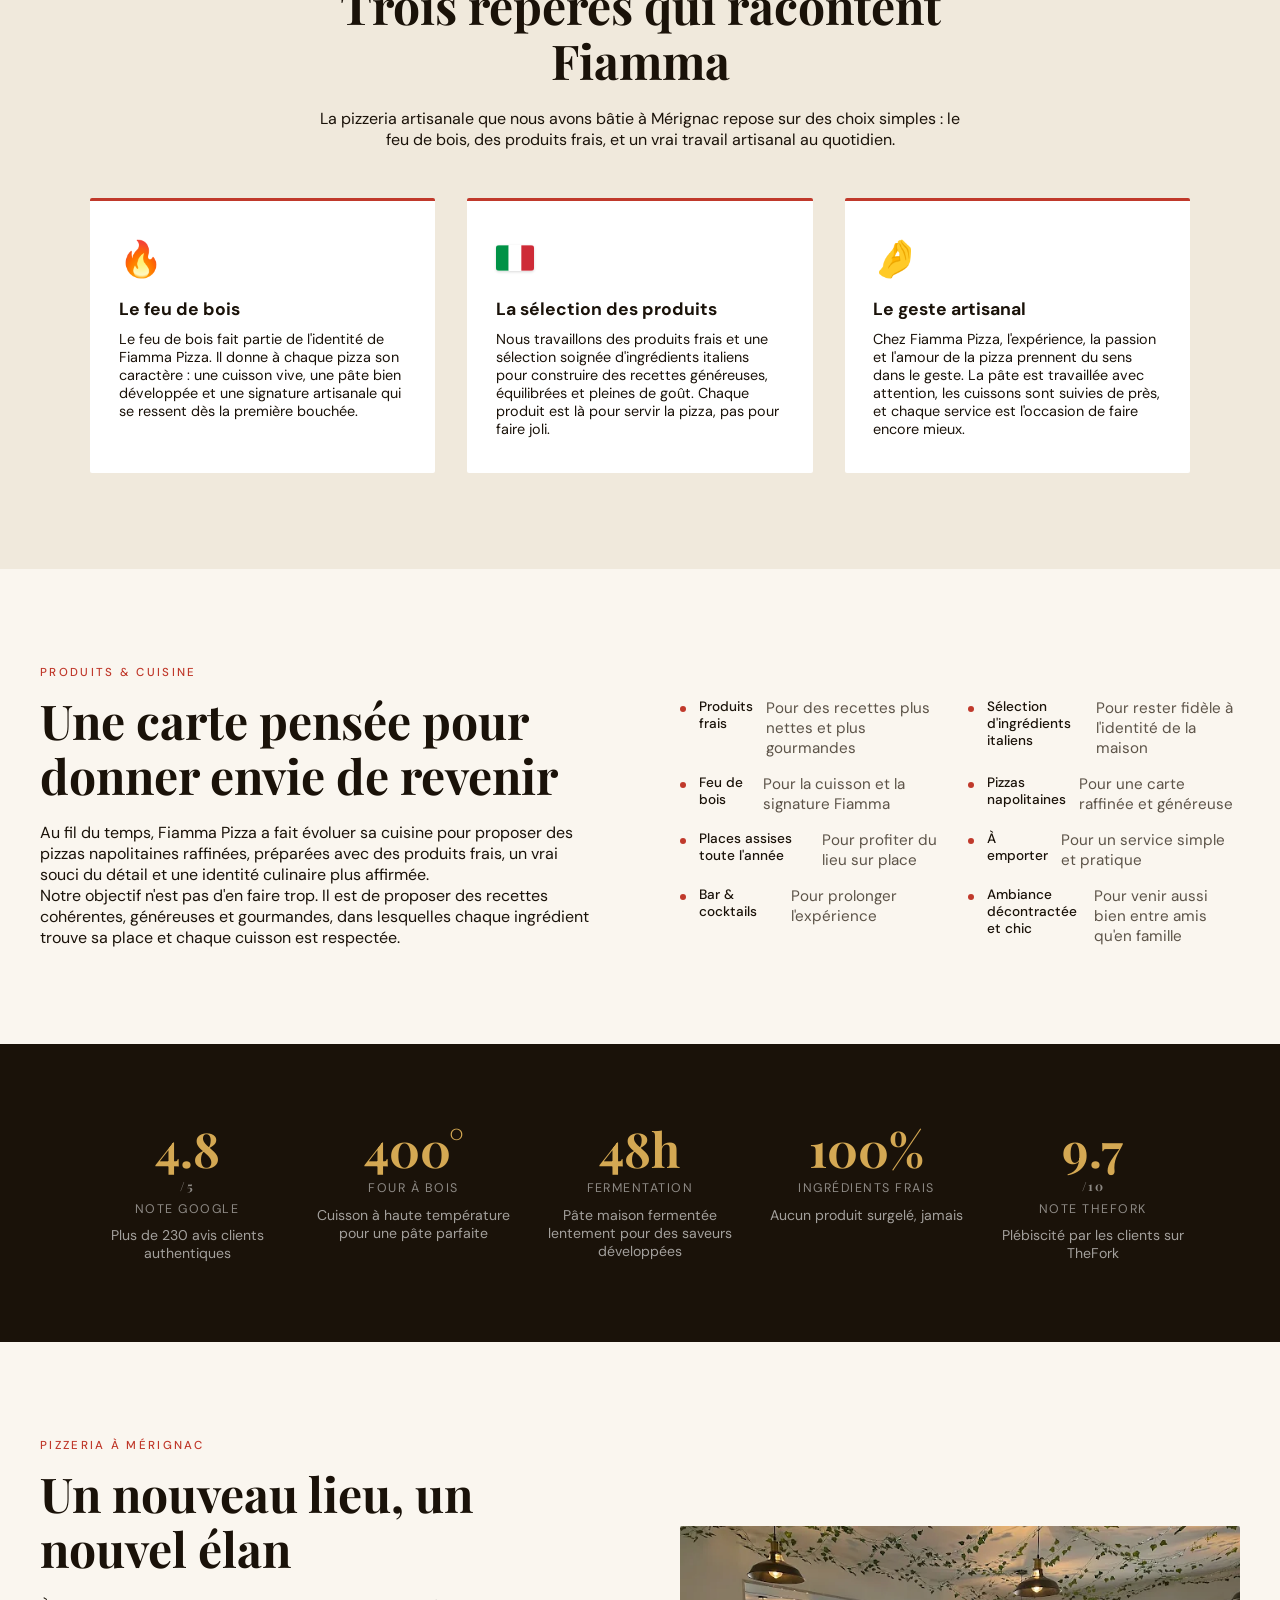
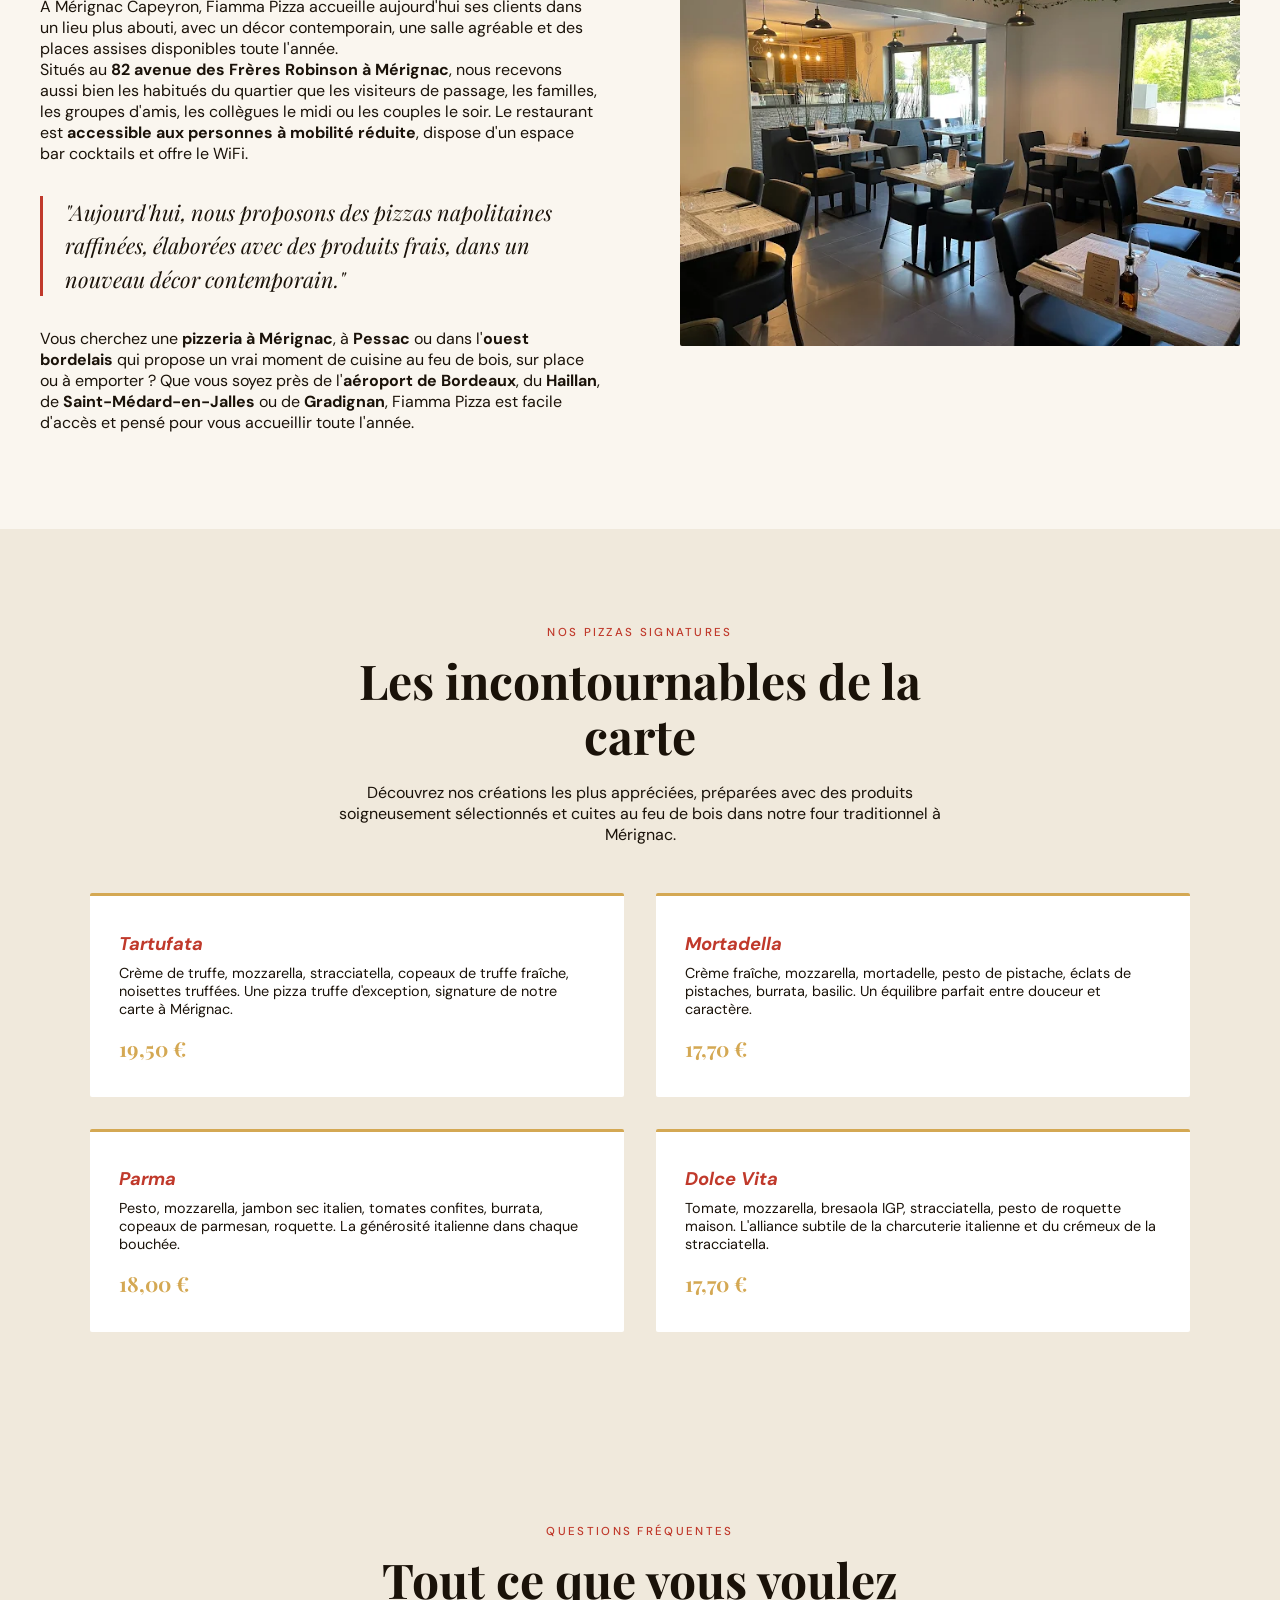
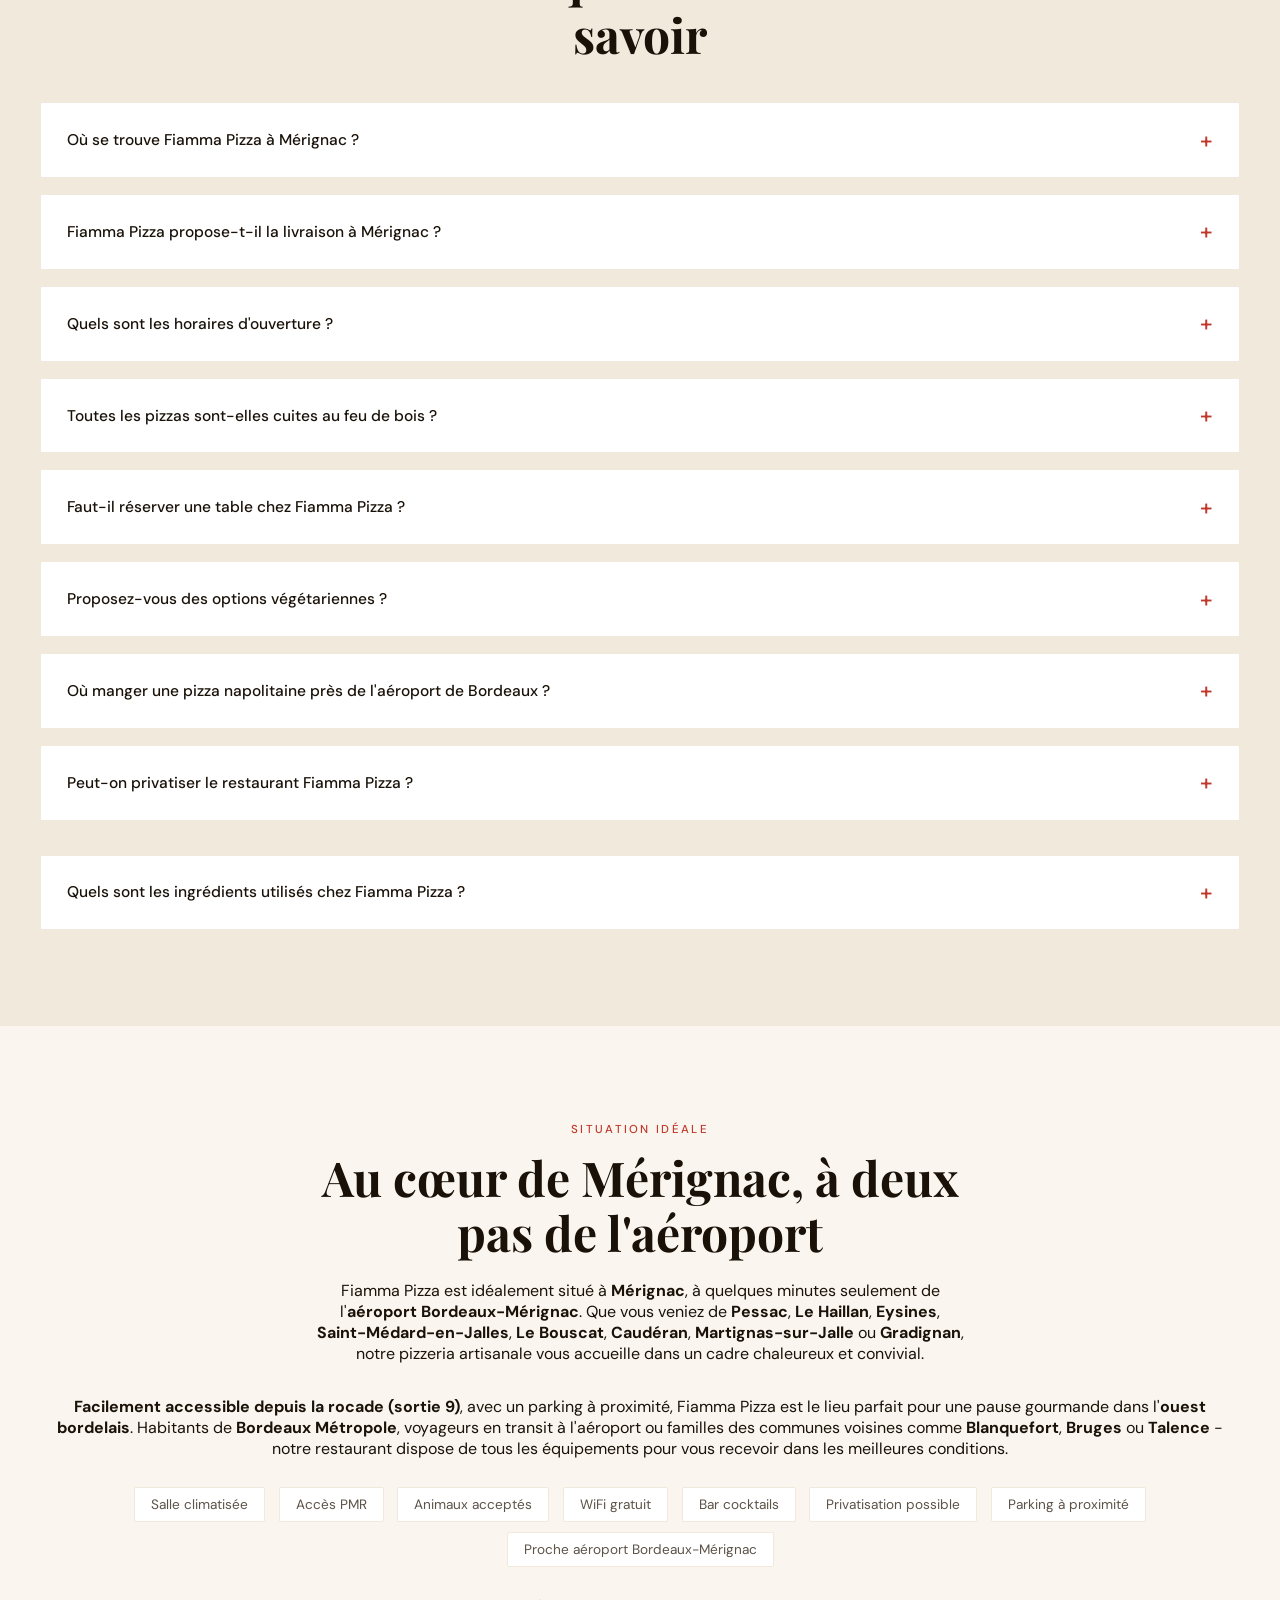
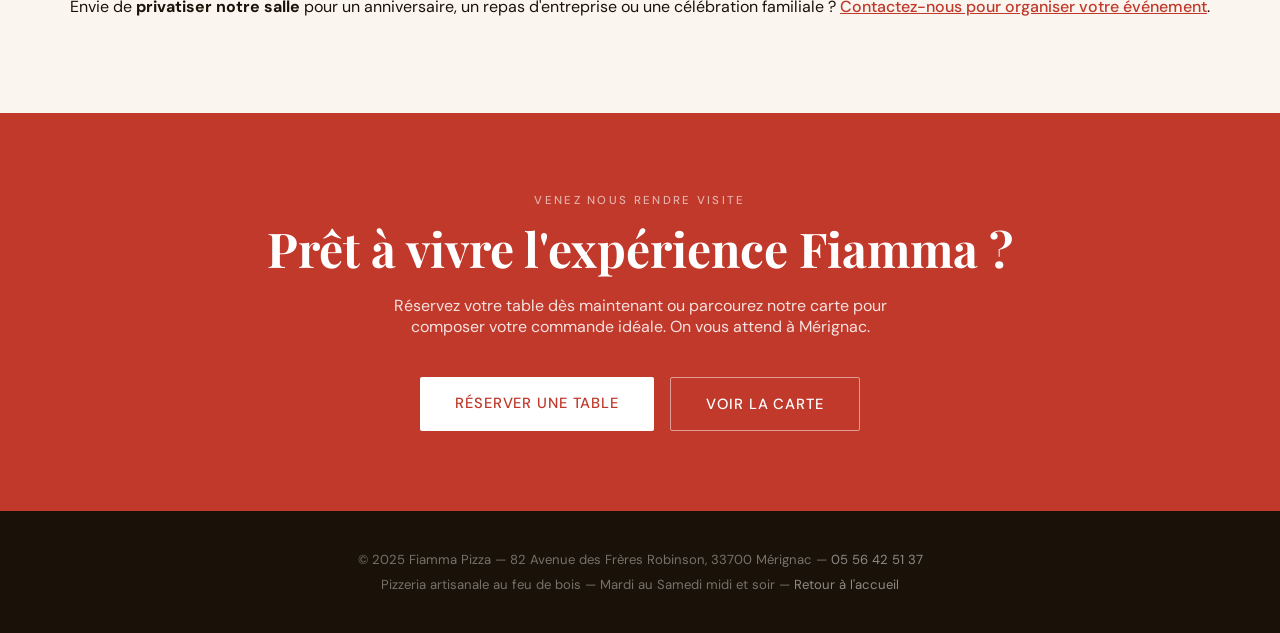
<file: fiamma/notre-histoire.html>
<!DOCTYPE html>
<html lang="fr">
<head>
  <meta charset="UTF-8" />
  <meta name="viewport" content="width=device-width, initial-scale=1.0" />
  <meta name="robots" content="noindex, nofollow" />

  <!-- SEO META -->
  <title>Notre Histoire | Fiamma Pizza - Pizzeria Artisanale au Feu de Bois à Mérignac</title>
  <meta name="description" content="Découvrez l'histoire de Fiamma Pizza, pizzeria artisanale au feu de bois à Mérignac (Bordeaux). Produits frais, pâte maison et four à bois traditionnel. Note 4.8/5 Google, 9.7/10 TheFork. Proche aéroport Bordeaux." />
  <meta name="keywords" content="pizza Mérignac, pizzeria Mérignac, pizza feu de bois Mérignac, restaurant italien Mérignac, pizzeria artisanale Bordeaux, meilleure pizza Bordeaux, pizza maison Mérignac, pizza napolitaine Mérignac, meilleure pizza Mérignac, pizza livraison Mérignac, pizzeria près aéroport Bordeaux, pizza burrata Mérignac, pizza truffe Bordeaux, pizzeria privatisable Mérignac, pizza salle climatisée Mérignac" />
  <link rel="canonical" href="https://www.fiammapizza.fr/notre-histoire.html" />

  <!-- OPEN GRAPH -->
  <meta property="og:type" content="restaurant" />
  <meta property="og:url" content="https://www.fiammapizza.fr/notre-histoire.html" />
  <meta property="og:title" content="Notre Histoire | Fiamma Pizza - Pizzeria Artisanale à Mérignac" />
  <meta property="og:description" content="Fiamma Pizza, c'est l'histoire d'une passion pour la pizza napolitaine au feu de bois. Découvrez notre savoir-faire artisanal au cœur de Mérignac." />
  <meta property="og:image" content="images/img_03.webp" />
  <meta property="og:locale" content="fr_FR" />

  <!-- TWITTER CARD -->
  <meta name="twitter:card" content="summary_large_image" />
  <meta name="twitter:title" content="Notre Histoire | Fiamma Pizza - Pizzeria Artisanale à Mérignac" />
  <meta name="twitter:description" content="Découvrez l'histoire de Fiamma Pizza, pizzeria artisanale au feu de bois à Mérignac (Bordeaux)." />
  <meta name="twitter:image" content="https://www.fiammapizza.fr/images/img_03.webp" />

  <!-- SCHEMA.ORG - LocalBusiness + Restaurant -->
  <script type="application/ld+json">
  {
    "@context": "https://schema.org",
    "@type": "Restaurant",
    "name": "Fiamma Pizza",
    "image": "https://www.fiammapizza.fr/images/img_03.webp",
    "description": "Pizzeria artisanale au feu de bois à Mérignac. Pâte maison, produits frais et four à bois traditionnel.",
    "servesCuisine": ["Pizza napolitaine", "Cuisine italienne", "Pasta"],
    "priceRange": "€€",
    "aggregateRating": {
      "@type": "AggregateRating",
      "ratingValue": "4.8",
      "reviewCount": "230",
      "bestRating": "5"
    },
    "review": {
      "@type": "Review",
      "author": { "@type": "Organization", "name": "TheFork" },
      "reviewRating": {
        "@type": "Rating",
        "ratingValue": "9.7",
        "bestRating": "10"
      }
    },
    "address": {
      "@type": "PostalAddress",
      "streetAddress": "82 Avenue des Frères Robinson",
      "addressLocality": "Mérignac",
      "postalCode": "33700",
      "addressCountry": "FR"
    },
    "geo": {
      "@type": "GeoCoordinates",
      "latitude": "44.838",
      "longitude": "-0.643"
    },
    "telephone": "+33556425137",
    "url": "https://www.fiammapizza.fr",
    "openingHoursSpecification": [
      { "@type": "OpeningHoursSpecification", "dayOfWeek": ["Tuesday","Wednesday","Thursday"], "opens": "11:30", "closes": "14:00" },
      { "@type": "OpeningHoursSpecification", "dayOfWeek": ["Tuesday","Wednesday","Thursday"], "opens": "18:00", "closes": "21:30" },
      { "@type": "OpeningHoursSpecification", "dayOfWeek": ["Friday","Saturday"], "opens": "11:30", "closes": "14:00" },
      { "@type": "OpeningHoursSpecification", "dayOfWeek": ["Friday","Saturday"], "opens": "18:00", "closes": "22:00" }
    ],
    "menu": "index.html#menu",
    "hasMap": "https://maps.google.com/?q=Fiamma+Pizza+Merignac",
    "currenciesAccepted": "EUR",
    "paymentAccepted": "Cash, Credit Card",
    "amenityFeature": [
      { "@type": "LocationFeatureSpecification", "name": "Accès PMR", "value": true },
      { "@type": "LocationFeatureSpecification", "name": "Animaux acceptés", "value": true },
      { "@type": "LocationFeatureSpecification", "name": "WiFi", "value": true }
    ]
  }
  </script>

  <!-- SCHEMA.ORG - BreadcrumbList -->
  <script type="application/ld+json">
  {
    "@context": "https://schema.org",
    "@type": "BreadcrumbList",
    "itemListElement": [
      { "@type": "ListItem", "position": 1, "name": "Accueil", "item": "https://www.fiammapizza.fr/" },
      { "@type": "ListItem", "position": 2, "name": "Notre Histoire", "item": "https://www.fiammapizza.fr/notre-histoire.html" }
    ]
  }
  </script>

  <!-- SCHEMA.ORG - FAQPage -->
  <script type="application/ld+json">
  {
    "@context": "https://schema.org",
    "@type": "FAQPage",
    "mainEntity": [
      {
        "@type": "Question",
        "name": "Où se trouve Fiamma Pizza à Mérignac ?",
        "acceptedAnswer": {
          "@type": "Answer",
          "text": "Fiamma Pizza est situé au 82 Avenue des Frères Robinson, 33700 Mérignac, à quelques minutes du centre de Bordeaux. Parking disponible à proximité."
        }
      },
      {
        "@type": "Question",
        "name": "Fiamma Pizza propose-t-il la livraison à Mérignac ?",
        "acceptedAnswer": {
          "@type": "Answer",
          "text": "Oui, Fiamma Pizza propose la livraison à domicile via Uber Eats sur Mérignac et les communes voisines de Bordeaux Métropole."
        }
      },
      {
        "@type": "Question",
        "name": "Quels sont les horaires de Fiamma Pizza ?",
        "acceptedAnswer": {
          "@type": "Answer",
          "text": "Fiamma Pizza est ouvert du mardi au jeudi de 11h30 à 14h00 et de 18h00 à 21h30, et le vendredi et samedi jusqu'à 22h00. Fermé le dimanche et le lundi."
        }
      },
      {
        "@type": "Question",
        "name": "La pizza est-elle cuite au feu de bois chez Fiamma Pizza ?",
        "acceptedAnswer": {
          "@type": "Answer",
          "text": "Oui, toutes les pizzas chez Fiamma Pizza sont cuites dans un four à bois traditionnel, à haute température, pour une pâte légèrement croustillante, dorée et pleine de saveur."
        }
      },
      {
        "@type": "Question",
        "name": "Faut-il réserver une table chez Fiamma Pizza ?",
        "acceptedAnswer": {
          "@type": "Answer",
          "text": "La réservation est vivement conseillée, notamment le week-end. Appelez-nous au 05 56 42 51 37 ou réservez en ligne."
        }
      },
      {
        "@type": "Question",
        "name": "Où manger une pizza napolitaine près de l'aéroport de Bordeaux ?",
        "acceptedAnswer": {
          "@type": "Answer",
          "text": "Fiamma Pizza est situé à Mérignac, à quelques minutes de l'aéroport Bordeaux-Mérignac. Nous proposons des pizzas napolitaines cuites au feu de bois, idéales avant ou après un vol."
        }
      },
      {
        "@type": "Question",
        "name": "Peut-on privatiser le restaurant Fiamma Pizza ?",
        "acceptedAnswer": {
          "@type": "Answer",
          "text": "Oui, Fiamma Pizza propose la privatisation de sa salle pour vos événements : anniversaires, repas d'entreprise, célébrations familiales. Contactez-nous au 05 56 42 51 37 pour organiser votre soirée."
        }
      },
      {
        "@type": "Question",
        "name": "Quels sont les ingrédients utilisés chez Fiamma Pizza ?",
        "acceptedAnswer": {
          "@type": "Answer",
          "text": "Nous travaillons des produits frais et une sélection d'ingrédients qui valorisent chaque recette : mozzarella, stracciatella, burrata, gorgonzola, parmigiano reggiano et rocamadour AOP. Aucun produit surgelé."
        }
      }
    ]
  }
  </script>

  <link rel="preconnect" href="https://fonts.googleapis.com" />
  <link rel="preconnect" href="https://fonts.gstatic.com" crossorigin />
  <link href="https://fonts.googleapis.com/css2?family=Playfair+Display:ital,wght@0,700;1,400&family=DM+Sans:wght@300;400;500&display=swap" rel="stylesheet" />

  <link rel="stylesheet" href="css/style.css">
  <link rel="icon" type="image/png" href="images/LOGOFIAMMApizza.png">
</head>
<body>

<nav id="navbar">
  <a href="index.html" class="nav-logo"><img src="images/LOGOFIAMMApizza.png" alt="Fiamma Pizza - Pizzeria artisanale à Mérignac" class="nav-logo-img"/></a>
  <button class="nav-burger" aria-label="Menu" aria-expanded="false">
    <span></span>
    <span></span>
    <span></span>
  </button>
  <ul class="nav-links">
    <li><a href="notre-histoire.html" class="active">Notre histoire</a></li>
    <li><a href="index.html#menu">La carte</a></li>
    <li><a href="index.html#galerie">Galerie</a></li>
    <li><a href="index.html#horaires">Contact</a></li>
    <li><a href="index.html#commander" class="nav-cta">Réserver</a></li>
  </ul>
</nav>

<main>

<!-- HERO -->
<div class="page-hero">
  <div class="page-hero-dots"></div>
  <div class="page-hero-content">
    <p class="breadcrumb"><a href="index.html">Accueil</a> &rsaquo; <span>Notre histoire</span></p>
    <h1>Notre histoire,<br/><em>une aventure familiale</em></h1>
    <p class="lead">Père et fils, un rêve devenu réalité&nbsp;: proposer à Mérignac des pizzas au feu de bois préparées avec des produits frais, dans un lieu chaleureux et contemporain.</p>
  </div>
</div>

<!-- HISTOIRE / STORYTELLING -->
<section class="content-section story-section">
  <div class="container">
    <div class="story-grid">
      <div class="story-img">
        <img src="images/519361801_18183362938322894_9093155378377106549_n.jpg" alt="Pizza napolitaine sortie du four à bois Fiamma Pizza Mérignac" loading="lazy"/>
      </div>
      <div class="story-text">
        <span class="section-label">Notre histoire</span>
        <h2>Père et fils, un rêve devenu réalité</h2>
        <p>Après plusieurs années de galère et de chômage, un rêve de jeunesse a ressurgi&nbsp;: ouvrir une pizzeria familiale, sincère et ambitieuse. Ce projet, longtemps resté dans un coin de la tête, a fini par prendre vie avec une conviction simple&nbsp;: proposer une vraie pizza au feu de bois, généreuse, soignée et accessible.</p>
        <p>L'aventure a d'abord grandi du côté du <strong>Haillan</strong>, puis s'est concrétisée à <strong>Mérignac</strong>, à deux pas de <strong>Bordeaux</strong> et de l'<strong>aéroport Bordeaux-Mérignac</strong>. Avec le temps, l'idée s'est affinée, l'expérience s'est construite, et Fiamma Pizza est devenu un projet familial porté par l'envie de bien faire, de recevoir et de progresser.</p>
        <p>Aujourd'hui, Fiamma Pizza accueille ses clients dans un cadre chaleureux, avec un <strong>nouveau décor contemporain</strong>, des <strong>places assises toute l'année</strong> et une cuisine pensée pour donner envie de revenir. Que vous veniez de <strong>Pessac</strong>, <strong>Le Haillan</strong>, <strong>Saint-Médard-en-Jalles</strong>, <strong>Eysines</strong>, <strong>Le Bouscat</strong>, <strong>Caudéran</strong> ou du centre de <strong>Bordeaux</strong>, notre pizzeria artisanale est facilement accessible depuis la rocade.</p>
        <blockquote class="pull-quote">
          "Un rêve familial, une passion du feu de bois, et l'envie de proposer une pizza qui rassemble."
        </blockquote>
        <p>Chaque service est une nouvelle étape. Derrière chaque pizza, il y a le feu de bois, une sélection soignée de produits, du travail, de l'exigence et l'envie de faire plaisir - sur place, à emporter, ou autour d'un verre dans une ambiance décontractée et chic.</p>
      </div>
    </div>
  </div>
</section>

<!-- NOS VALEURS -->
<section class="content-section valeurs-section">
  <div class="container-wide">
    <div class="section-intro">
      <span class="section-label">Ce qui nous définit</span>
      <h2>Trois repères qui racontent Fiamma</h2>
      <p>La pizzeria artisanale que nous avons bâtie à Mérignac repose sur des choix simples&nbsp;: le feu de bois, des produits frais, et un vrai travail artisanal au quotidien.</p>
    </div>
    <div class="valeurs-grid">
      <div class="valeur-card">
        <span class="valeur-icon">🔥</span>
        <h3>Le feu de bois</h3>
        <p>Le feu de bois fait partie de l'identité de Fiamma Pizza. Il donne à chaque pizza son caractère&nbsp;: une cuisson vive, une pâte bien développée et une signature artisanale qui se ressent dès la première bouchée.</p>
      </div>
      <div class="valeur-card">
        <span class="valeur-icon"><svg width="38" height="26" viewBox="0 0 3 2" style="border-radius:3px;box-shadow:0 1px 3px rgba(0,0,0,0.15)"><rect width="1" height="2" fill="#009246"/><rect x="1" width="1" height="2" fill="#fff"/><rect x="2" width="1" height="2" fill="#CE2B37"/></svg></span>
        <h3>La sélection des produits</h3>
        <p>Nous travaillons des produits frais et une sélection soignée d'ingrédients italiens pour construire des recettes généreuses, équilibrées et pleines de goût. Chaque produit est là pour servir la pizza, pas pour faire joli.</p>
      </div>
      <div class="valeur-card">
        <span class="valeur-icon">🤌</span>
        <h3>Le geste artisanal</h3>
        <p>Chez Fiamma Pizza, l'expérience, la passion et l'amour de la pizza prennent du sens dans le geste. La pâte est travaillée avec attention, les cuissons sont suivies de près, et chaque service est l'occasion de faire encore mieux.</p>
      </div>
    </div>
  </div>
</section>

<!-- NOS INGRÉDIENTS -->
<section class="content-section terroir-section">
  <div class="container">
    <div class="terroir-grid">
      <div>
        <span class="section-label">Produits & cuisine</span>
        <h2>Une carte pensée pour donner envie de revenir</h2>
        <p>Au fil du temps, Fiamma Pizza a fait évoluer sa cuisine pour proposer des pizzas napolitaines raffinées, préparées avec des produits frais, un vrai souci du détail et une identité culinaire plus affirmée.</p>
        <p>Notre objectif n'est pas d'en faire trop. Il est de proposer des recettes cohérentes, généreuses et gourmandes, dans lesquelles chaque ingrédient trouve sa place et chaque cuisson est respectée.</p>
      </div>
      <div>
        <ul class="ingredients-list">
          <li><strong>Produits frais</strong>Pour des recettes plus nettes et plus gourmandes</li>
          <li><strong>Sélection d'ingrédients italiens</strong>Pour rester fidèle à l'identité de la maison</li>
          <li><strong>Feu de bois</strong>Pour la cuisson et la signature Fiamma</li>
          <li><strong>Pizzas napolitaines</strong>Pour une carte raffinée et généreuse</li>
          <li><strong>Places assises toute l'année</strong>Pour profiter du lieu sur place</li>
          <li><strong>À emporter</strong>Pour un service simple et pratique</li>
          <li><strong>Bar & cocktails</strong>Pour prolonger l'expérience</li>
          <li><strong>Ambiance décontractée et chic</strong>Pour venir aussi bien entre amis qu'en famille</li>
        </ul>
      </div>
    </div>
  </div>
</section>

<!-- CHIFFRES -->
<section class="chiffres-section">
  <div class="container-wide">
    <div class="chiffres-grid">
      <div class="chiffre-item">
        <strong>4.8<span class="chiffre-sub">/5</span></strong>
        <span>Note Google</span>
        <p>Plus de 230 avis clients authentiques</p>
      </div>
      <div class="chiffre-item">
        <strong>400°</strong>
        <span>Four à bois</span>
        <p>Cuisson à haute température pour une pâte parfaite</p>
      </div>
      <div class="chiffre-item">
        <strong>48h</strong>
        <span>Fermentation</span>
        <p>Pâte maison fermentée lentement pour des saveurs développées</p>
      </div>
      <div class="chiffre-item">
        <strong>100%</strong>
        <span>Ingrédients frais</span>
        <p>Aucun produit surgelé, jamais</p>
      </div>
      <div class="chiffre-item">
        <strong>9.7<span class="chiffre-sub">/10</span></strong>
        <span>Note TheFork</span>
        <p>Plébiscité par les clients sur TheFork</p>
      </div>
    </div>
  </div>
</section>

<!-- CADRE & LIEU -->
<section class="content-section story-section">
  <div class="container">
    <div class="story-grid">
      <div class="story-text">
        <span class="section-label">Pizzeria à Mérignac</span>
        <h2>Un nouveau lieu, un nouvel élan</h2>
        <p>À Mérignac Capeyron, Fiamma Pizza accueille aujourd'hui ses clients dans un lieu plus abouti, avec un décor contemporain, une salle agréable et des places assises disponibles toute l'année.</p>
        <p>Situés au <strong>82 avenue des Frères Robinson à Mérignac</strong>, nous recevons aussi bien les habitués du quartier que les visiteurs de passage, les familles, les groupes d'amis, les collègues le midi ou les couples le soir. Le restaurant est <strong>accessible aux personnes à mobilité réduite</strong>, dispose d'un espace bar cocktails et offre le WiFi.</p>
        <blockquote class="pull-quote">
          "Aujourd'hui, nous proposons des pizzas napolitaines raffinées, élaborées avec des produits frais, dans un nouveau décor contemporain."
        </blockquote>
        <p>Vous cherchez une <strong>pizzeria à Mérignac</strong>, à <strong>Pessac</strong> ou dans l'<strong>ouest bordelais</strong> qui propose un vrai moment de cuisine au feu de bois, sur place ou à emporter&nbsp;? Que vous soyez près de l'<strong>aéroport de Bordeaux</strong>, du <strong>Haillan</strong>, de <strong>Saint-Médard-en-Jalles</strong> ou de <strong>Gradignan</strong>, Fiamma Pizza est facile d'accès et pensé pour vous accueillir toute l'année.</p>
      </div>
      <div class="story-img">
        <img src="images/img_04.webp" alt="Salle du restaurant Fiamma Pizza Mérignac Bordeaux" loading="lazy"/>
      </div>
    </div>
  </div>
</section>

<!-- NOS PIZZAS SIGNATURES -->
<section class="content-section signatures-section">
  <div class="container-wide">
    <div class="section-intro">
      <span class="section-label">Nos pizzas signatures</span>
      <h2>Les incontournables de la carte</h2>
      <p>Découvrez nos créations les plus appréciées, préparées avec des produits soigneusement sélectionnés et cuites au feu de bois dans notre four traditionnel à Mérignac.</p>
    </div>
    <div class="signatures-grid">
      <div class="signature-card">
        <h3><em>Tartufata</em></h3>
        <p>Crème de truffe, mozzarella, stracciatella, copeaux de truffe fraîche, noisettes truffées. Une pizza truffe d'exception, signature de notre carte à Mérignac.</p>
        <span class="signature-price">19,50 &euro;</span>
      </div>
      <div class="signature-card">
        <h3><em>Mortadella</em></h3>
        <p>Crème fraîche, mozzarella, mortadelle, pesto de pistache, éclats de pistaches, burrata, basilic. Un équilibre parfait entre douceur et caractère.</p>
        <span class="signature-price">17,70 &euro;</span>
      </div>
      <div class="signature-card">
        <h3><em>Parma</em></h3>
        <p>Pesto, mozzarella, jambon sec italien, tomates confites, burrata, copeaux de parmesan, roquette. La générosité italienne dans chaque bouchée.</p>
        <span class="signature-price">18,00 &euro;</span>
      </div>
      <div class="signature-card">
        <h3><em>Dolce Vita</em></h3>
        <p>Tomate, mozzarella, bresaola IGP, stracciatella, pesto de roquette maison. L'alliance subtile de la charcuterie italienne et du crémeux de la stracciatella.</p>
        <span class="signature-price">17,70 &euro;</span>
      </div>
    </div>
  </div>
</section>

<!-- FAQ -->
<section class="content-section faq-section">
  <div class="container">
    <div class="section-intro">
      <span class="section-label">Questions fréquentes</span>
      <h2>Tout ce que vous voulez savoir</h2>
    </div>
    <div class="faq-list">
      <div class="faq-item">
        <button class="faq-question">Où se trouve Fiamma Pizza à Mérignac ?</button>
        <div class="faq-answer"><p>Fiamma Pizza est situé au 82 Avenue des Frères Robinson, 33700 Mérignac, à quelques minutes du centre de Bordeaux et facilement accessible depuis la rocade. Parking disponible à proximité.</p></div>
      </div>
      <div class="faq-item">
        <button class="faq-question">Fiamma Pizza propose-t-il la livraison à Mérignac ?</button>
        <div class="faq-answer"><p>Oui, Fiamma Pizza propose la livraison à domicile via Uber Eats sur Mérignac et les communes voisines de Bordeaux Métropole. Vous pouvez commander directement depuis l'application Uber Eats.</p></div>
      </div>
      <div class="faq-item">
        <button class="faq-question">Quels sont les horaires d'ouverture ?</button>
        <div class="faq-answer"><p>Fiamma Pizza est ouvert du mardi au jeudi de 11h30 à 14h00 et de 18h00 à 21h30, et le vendredi et samedi de 11h30 à 14h00 et de 18h00 à 22h00. Le restaurant est fermé le dimanche et le lundi.</p></div>
      </div>
      <div class="faq-item">
        <button class="faq-question">Toutes les pizzas sont-elles cuites au feu de bois ?</button>
        <div class="faq-answer"><p>Oui, sans exception. Toutes les pizzas chez Fiamma Pizza sont cuites dans notre four à bois traditionnel, à 400°C, pour une pâte légèrement croustillante, dorée et pleine de saveur. C'est la seule façon de faire une vraie pizza.</p></div>
      </div>
      <div class="faq-item">
        <button class="faq-question">Faut-il réserver une table chez Fiamma Pizza ?</button>
        <div class="faq-answer"><p>La réservation est vivement conseillée, notamment le vendredi soir et le samedi. Appelez-nous au 05 56 42 51 37. Pour les groupes de plus de 8 personnes, merci de réserver à l'avance.</p></div>
      </div>
      <div class="faq-item">
        <button class="faq-question">Proposez-vous des options végétariennes ?</button>
        <div class="faq-answer"><p>Oui, notre carte propose plusieurs pizzas végétariennes, dont la Vegetariana (choux rouge, roquette, tomates cerises, champignons, courgettes, parmesan) et la Margherita classique. N'hésitez pas à demander des adaptations.</p></div>
      </div>
      <div class="faq-item">
        <button class="faq-question">Où manger une pizza napolitaine près de l'aéroport de Bordeaux ?</button>
        <div class="faq-answer"><p>Fiamma Pizza est situé à Mérignac, à quelques minutes de l'aéroport Bordeaux-Mérignac. Nous proposons des pizzas napolitaines cuites au feu de bois, idéales avant ou après un vol.</p></div>
      </div>
      <div class="faq-item">
        <button class="faq-question">Peut-on privatiser le restaurant Fiamma Pizza ?</button>
        <div class="faq-answer"><p>Oui, Fiamma Pizza propose la privatisation de sa salle pour vos événements : anniversaires, repas d'entreprise, célébrations familiales. Contactez-nous au 05 56 42 51 37 pour organiser votre soirée.</p></div>
      </div>
      <div class="faq-item">
      </div>
      <div class="faq-item">
        <button class="faq-question">Quels sont les ingrédients utilisés chez Fiamma Pizza ?</button>
        <div class="faq-answer"><p>Nous travaillons des produits frais et une sélection d'ingrédients qui valorisent chaque recette : mozzarella, stracciatella, burrata, gorgonzola, parmigiano reggiano et rocamadour AOP. Aucun produit surgelé.</p></div>
      </div>
    </div>
  </div>
</section>

<!-- LOCALISATION AÉROPORT -->
<section class="content-section localisation-section">
  <div class="container">
    <div class="section-intro">
      <span class="section-label">Situation idéale</span>
      <h2>Au c&oelig;ur de Mérignac, à deux pas de l'aéroport</h2>
      <p>Fiamma Pizza est idéalement situé à <strong>Mérignac</strong>, à quelques minutes seulement de l'<strong>aéroport Bordeaux-Mérignac</strong>. Que vous veniez de <strong>Pessac</strong>, <strong>Le Haillan</strong>, <strong>Eysines</strong>, <strong>Saint-Médard-en-Jalles</strong>, <strong>Le Bouscat</strong>, <strong>Caudéran</strong>, <strong>Martignas-sur-Jalle</strong> ou <strong>Gradignan</strong>, notre pizzeria artisanale vous accueille dans un cadre chaleureux et convivial.</p>
    </div>
    <div class="localisation-body">
      <p><strong>Facilement accessible depuis la rocade (sortie 9)</strong>, avec un parking à proximité, Fiamma Pizza est le lieu parfait pour une pause gourmande dans l'<strong>ouest bordelais</strong>. Habitants de <strong>Bordeaux Métropole</strong>, voyageurs en transit à l'aéroport ou familles des communes voisines comme <strong>Blanquefort</strong>, <strong>Bruges</strong> ou <strong>Talence</strong>&nbsp;- notre restaurant dispose de tous les équipements pour vous recevoir dans les meilleures conditions.</p>
      <div class="localisation-tags">
        <span class="localisation-tag">Salle climatisée</span>
        <span class="localisation-tag">Accès PMR</span>
        <span class="localisation-tag">Animaux acceptés</span>
        <span class="localisation-tag">WiFi gratuit</span>
        <span class="localisation-tag">Bar cocktails</span>
        <span class="localisation-tag">Privatisation possible</span>
        <span class="localisation-tag">Parking à proximité</span>
        <span class="localisation-tag">Proche aéroport Bordeaux-Mérignac</span>
      </div>
      <p class="localisation-cta">Envie de <strong>privatiser notre salle</strong> pour un anniversaire, un repas d'entreprise ou une célébration familiale ? <a href="index.html#commander">Contactez-nous pour organiser votre événement</a>.</p>
    </div>
  </div>
</section>

<!-- CTA FINAL -->
<section class="cta-section">
  <div class="container">
    <span class="section-label cta-label">Venez nous rendre visite</span>
    <h2>Prêt à vivre l'expérience Fiamma ?</h2>
    <p>Réservez votre table dès maintenant ou parcourez notre carte pour composer votre commande idéale. On vous attend à Mérignac.</p>
    <div class="cta-buttons">
      <a href="index.html#commander" class="btn-white">Réserver une table</a>
      <a href="index.html#menu" class="btn-outline-white">Voir la carte</a>
    </div>
  </div>
</section>

</main>

<footer>
  <p>&copy; 2025 Fiamma Pizza &mdash; 82 Avenue des Frères Robinson, 33700 Mérignac &mdash; <a href="tel:0556425137">05 56 42 51 37</a></p>
  <p class="footer-sub">Pizzeria artisanale au feu de bois &mdash; Mardi au Samedi midi et soir &mdash; <a href="index.html">Retour à l'accueil</a></p>
</footer>

<script src="js/histoire.js"></script>

</body>
</html>
</file>
<file: css/style.css>
/* ========================================
   FIAMMA PIZZA - Main Stylesheet
   ======================================== */

/* RESET */
*,
*::before,
*::after {
  box-sizing: border-box;
  margin: 0;
  padding: 0;
}

/* CSS VARIABLES */
:root {
  --rouge: #C0392B;
  --rouge-fonce: #922B21;
  --creme: #FAF6EF;
  --creme-fonce: #F0E9DC;
  --bois: #8B5E3C;
  --bois-clair: #C49A6C;
  --noir: #1A1209;
  --gris: #5C5348;
  --or: #D4A853;
}

html {
  scroll-behavior: smooth;
}

body {
  font-family: 'DM Sans', sans-serif;
  background: var(--creme);
  color: var(--noir);
  overflow-x: hidden;
}

/* ========================================
   NAV
   ======================================== */
nav {
  position: fixed;
  top: 0;
  left: 0;
  right: 0;
  z-index: 100;
  display: flex;
  align-items: center;
  justify-content: space-between;
  padding: 1rem 2.5rem;
  background: rgba(26, 18, 9, 0.95);
  transition: background 0.3s;
}

nav.scrolled {
  background: rgba(26, 18, 9, 0.97);
}

.nav-logo {
  text-decoration: none;
  display: flex;
  align-items: center;
}

.nav-logo-img {
  height: 60px;
  width: auto;
  object-fit: contain;
  filter: drop-shadow(0 0 4px rgba(0, 0, 0, 0.5));
}

.nav-logo span {
  color: var(--rouge);
  font-style: italic;
}

.nav-links {
  display: flex;
  gap: 2rem;
  list-style: none;
}

.nav-links a {
  color: rgba(255, 255, 255, 0.82);
  text-decoration: none;
  font-size: 0.9rem;
  font-weight: 500;
  letter-spacing: 0.08em;
  text-transform: uppercase;
  transition: color 0.2s;
}

.nav-links a:hover {
  color: var(--or);
}

.nav-cta {
  background: var(--rouge);
  color: white !important;
  padding: 0.55rem 1.3rem;
  border-radius: 2px;
}

/* HAMBURGER MENU */
.nav-burger {
  display: none;
  background: none;
  border: none;
  cursor: pointer;
  padding: 0.5rem;
  z-index: 101;
}

.nav-burger span {
  display: block;
  width: 24px;
  height: 2px;
  background: white;
  margin: 5px 0;
  transition: transform 0.3s ease, opacity 0.3s ease;
}

.nav-burger.active span:nth-child(1) {
  transform: rotate(45deg) translate(5px, 5px);
}

.nav-burger.active span:nth-child(2) {
  opacity: 0;
}

.nav-burger.active span:nth-child(3) {
  transform: rotate(-45deg) translate(5px, -5px);
}

/* ========================================
   HERO
   ======================================== */
#hero {
  position: relative;
  min-height: 100vh;
  display: flex;
  align-items: center;
  justify-content: center;
  overflow: hidden;
  background: var(--noir);
}

.hero-deco {
  position: absolute;
  inset: 0;
  background-image: url('../images/img_01.jpg');
  background-size: cover;
  background-position: center center;
}

.hero-deco::after {
  content: '';
  position: absolute;
  inset: 0;
  background: linear-gradient(to right, rgba(5, 2, 1, 0.82) 0%, rgba(5, 2, 1, 0.55) 55%, rgba(5, 2, 1, 0.30) 100%);
}

.hero-dots {
  position: absolute;
  inset: 0;
  background-image: radial-gradient(circle, rgba(212, 168, 83, 0.07) 1px, transparent 1px);
  background-size: 36px 36px;
}

.hero-flame {
  position: absolute;
  right: 8%;
  top: 50%;
  transform: translateY(-50%);
  font-size: clamp(8rem, 20vw, 18rem);
  opacity: 0.06;
  filter: blur(2px);
  user-select: none;
  animation: flicker 4s ease-in-out infinite;
}

@keyframes flicker {
  0%, 100% { opacity: 0.06; transform: translateY(-50%) scale(1); }
  50% { opacity: 0.09; transform: translateY(-52%) scale(1.02); }
}

.hero-content {
  position: relative;
  z-index: 2;
  text-align: center;
  color: white;
  padding: 2rem;
  max-width: 800px;
  animation: fadeUp 1s ease both;
}

.hero-mini-logo {
  display: block;
  width: clamp(42px, 6vw, 64px);
  height: auto;
  margin: 0 auto 0.65rem;
  filter: drop-shadow(0 3px 10px rgba(0, 0, 0, 0.28));
}

.hero-badge {
  display: inline-block;
  background: var(--rouge);
  color: white;
  font-size: 0.72rem;
  font-weight: 500;
  letter-spacing: 0.15em;
  text-transform: uppercase;
  padding: 0.35rem 1rem;
  margin-bottom: 1.5rem;
  border-radius: 1px;
}

.hero-content h1 {
  font-family: 'Playfair Display', serif;
  font-size: clamp(2.8rem, 7vw, 5.5rem);
  line-height: 1.08;
  margin-bottom: 1.2rem;
}

.hero-content h1 em {
  font-style: italic;
  color: var(--or);
}

.hero-content p {
  font-size: 1.15rem;
  font-weight: 300;
  line-height: 1.7;
  opacity: 0.8;
  max-width: 560px;
  margin: 0 auto 2.5rem;
}

.hero-actions {
  display: flex;
  gap: 1rem;
  justify-content: center;
  flex-wrap: wrap;
}

.btn-primary {
  background: var(--rouge);
  color: white;
  padding: 1rem 2.2rem;
  font-size: 0.92rem;
  font-weight: 500;
  letter-spacing: 0.06em;
  text-transform: uppercase;
  text-decoration: none;
  border-radius: 2px;
  transition: background 0.2s, transform 0.15s;
  display: inline-block;
}

.btn-primary:hover {
  background: var(--rouge-fonce);
  transform: translateY(-2px);
}

.btn-secondary {
  background: transparent;
  color: white;
  padding: 1rem 2.2rem;
  font-size: 0.92rem;
  font-weight: 500;
  letter-spacing: 0.06em;
  text-transform: uppercase;
  text-decoration: none;
  border: 1.5px solid rgba(255, 255, 255, 0.4);
  border-radius: 2px;
  transition: border-color 0.2s, color 0.2s, transform 0.15s;
  display: inline-block;
}

.btn-secondary:hover {
  border-color: var(--or);
  color: var(--or);
  transform: translateY(-2px);
}

.hero-scroll {
  position: absolute;
  bottom: 2.5rem;
  left: 50%;
  transform: translateX(-50%);
  display: flex;
  flex-direction: column;
  align-items: center;
  gap: 0.5rem;
  color: rgba(255, 255, 255, 0.4);
  font-size: 0.72rem;
  letter-spacing: 0.15em;
  text-transform: uppercase;
  animation: bounce 2.5s infinite;
}

.hero-scroll::after {
  content: '';
  width: 1px;
  height: 40px;
  background: rgba(255, 255, 255, 0.2);
}

/* ========================================
   LOYALTY
   ======================================== */
.loyalty-strip {
  background: var(--rouge);
  color: white;
  padding: 1rem 1.5rem;
}

.loyalty-strip-inner {
  display: flex;
  align-items: center;
  justify-content: center;
  gap: 1rem;
  flex-wrap: wrap;
  text-align: center;
}

.loyalty-label {
  display: inline-block;
  padding: 0.35rem 0.8rem;
  border: 1px solid rgba(255, 255, 255, 0.35);
  border-radius: 999px;
  font-size: 0.72rem;
  font-weight: 600;
  letter-spacing: 0.12em;
  text-transform: uppercase;
}

.loyalty-strip p {
  margin: 0;
  font-size: 1rem;
  color: white;
}

/* ========================================
   STATS
   ======================================== */
.stats-strip {
  background: var(--noir);
  padding: 1.8rem 2rem;
  display: flex;
  justify-content: center;
  gap: 4rem;
  flex-wrap: wrap;
}

.stat-item {
  text-align: center;
  color: white;
}

.stat-item strong {
  display: block;
  font-family: 'Playfair Display', serif;
  font-size: 2rem;
  color: var(--or);
}

.stat-item span {
  font-size: 0.78rem;
  letter-spacing: 0.1em;
  text-transform: uppercase;
  opacity: 0.6;
}

/* ========================================
   SECTIONS (GENERAL)
   ======================================== */
section {
  padding: 6rem 2rem;
}

.section-label {
  display: block;
  font-size: 0.72rem;
  letter-spacing: 0.2em;
  text-transform: uppercase;
  color: var(--rouge);
  margin-bottom: 0.8rem;
  font-weight: 500;
}

h2 {
  font-family: 'Playfair Display', serif;
  font-size: clamp(2rem, 4vw, 3rem);
  line-height: 1.15;
  margin-bottom: 1.2rem;
}

.container {
  max-width: 1200px;
  margin: 0 auto;
}

/* ========================================
   ABOUT
   ======================================== */
#about {
  background: var(--creme-fonce);
}

.about-grid {
  display: grid;
  grid-template-columns: 1fr 1fr;
  gap: 5rem;
  align-items: center;
}

.about-img {
  position: relative;
}

.about-img img {
  width: 100%;
  height: 520px;
  object-fit: cover;
  border-radius: 2px;
  display: block;
}

.about-img::before {
  content: '';
  position: absolute;
  top: -1.5rem;
  left: -1.5rem;
  right: 1.5rem;
  bottom: 1.5rem;
  border: 2px solid var(--bois-clair);
  border-radius: 2px;
  pointer-events: none;
}

.about-text p {
  color: var(--gris);
  line-height: 1.8;
  margin-bottom: 1.2rem;
  font-size: 1.02rem;
}

.about-tags {
  display: flex;
  flex-wrap: wrap;
  gap: 0.6rem;
  margin-top: 2rem;
}

.tag {
  background: var(--creme);
  border: 1px solid var(--bois-clair);
  color: var(--bois);
  font-size: 0.78rem;
  font-weight: 500;
  letter-spacing: 0.08em;
  text-transform: uppercase;
  padding: 0.4rem 0.9rem;
  border-radius: 1px;
}

/* ========================================
   MENU
   ======================================== */
#menu {
  background: var(--creme);
}

.menu-intro {
  text-align: center;
  max-width: 600px;
  margin: 0 auto 3rem;
}

.menu-intro p {
  color: var(--gris);
  line-height: 1.7;
}

.lunch-box {
  max-width: 920px;
  margin: 0 auto 2.2rem;
  padding: 1.8rem 1.8rem 1.6rem;
  background: white;
  border: 1px solid rgba(0, 0, 0, 0.06);
  border-left: 5px solid var(--rouge);
  border-radius: 6px;
  box-shadow: 0 18px 45px rgba(26, 18, 9, 0.08);
}

.lunch-box-label {
  display: inline-block;
  margin-bottom: 0.65rem;
  color: var(--rouge);
  font-size: 0.72rem;
  font-weight: 700;
  letter-spacing: 0.14em;
  text-transform: uppercase;
}

.lunch-box h3 {
  margin-bottom: 1.2rem;
}

.lunch-box p {
  margin: 0;
  color: var(--gris);
  line-height: 1.7;
}

.lunch-grid {
  display: grid;
  grid-template-columns: repeat(2, minmax(0, 1fr));
  gap: 1.25rem;
}

.lunch-card {
  background: linear-gradient(180deg, #fff 0%, #fcfaf6 100%);
  border: 1px solid var(--creme-fonce);
  border-radius: 6px;
  padding: 1.3rem 1.2rem;
  box-shadow: inset 0 1px 0 rgba(255,255,255,0.9);
}

.lunch-price {
  font-family: 'Playfair Display', serif;
  font-size: 2rem;
  line-height: 1;
  color: var(--rouge);
  margin-bottom: 0.6rem;
}

.lunch-price span {
  display: inline;
  font-family: 'DM Sans', sans-serif;
  font-size: 0.92rem;
  color: var(--gris);
}

.lunch-card h4 {
  margin: 0 0 0.35rem;
  font-family: 'Playfair Display', serif;
  font-size: 1.55rem;
  color: var(--noir);
}

.lunch-exception {
  min-height: 2.6em;
  font-size: 0.84rem;
  color: var(--gris) !important;
  margin-bottom: 0.95rem !important;
}

.lunch-list {
  list-style: none;
  display: flex;
  flex-direction: column;
  gap: 0.65rem;
  margin: 0;
  padding: 0;
}

.lunch-list li {
  position: relative;
  padding-left: 1rem;
  color: var(--noir);
  font-weight: 600;
}

.lunch-list li::before {
  content: '•';
  position: absolute;
  left: 0;
  top: 0;
  color: var(--rouge);
}

.lunch-list li span {
  display: inline;
  font-weight: 400;
  color: var(--gris);
}

.menu-tabs {
  display: flex;
  justify-content: center;
  gap: 0.5rem;
  flex-wrap: wrap;
  margin-bottom: 3rem;
}

.menu-tab {
  background: transparent;
  border: 1.5px solid var(--bois-clair);
  color: var(--bois);
  font-family: 'DM Sans', sans-serif;
  font-size: 0.8rem;
  font-weight: 500;
  letter-spacing: 0.1em;
  text-transform: uppercase;
  padding: 0.55rem 1.4rem;
  border-radius: 2px;
  cursor: pointer;
  transition: all 0.2s;
}

.menu-tab:hover,
.menu-tab.active {
  background: var(--rouge);
  border-color: var(--rouge);
  color: white;
}

.menu-category {
  display: none;
  width: 100%;
}

.menu-category.active {
  display: block;
}

.pizza-grid {
  display: grid;
  grid-template-columns: repeat(auto-fill, minmax(min(260px, 100%), 1fr));
  gap: 1.5rem;
}

.pizza-card {
  background: white;
  border: 1px solid var(--creme-fonce);
  border-radius: 2px;
  overflow: hidden;
  transition: box-shadow 0.25s, transform 0.25s;
  display: flex;
  flex-direction: column;
}

.pizza-card:hover {
  box-shadow: 0 10px 35px rgba(0, 0, 0, 0.1);
  transform: translateY(-4px);
}

.pizza-card-img {
  width: 100%;
  height: 200px;
  object-fit: cover;
  display: block;
  transition: transform 0.4s;
  flex-shrink: 0;
}

.pizza-card:hover .pizza-card-img {
  transform: scale(1.04);
}

.pizza-card-nophoto + .pizza-card-body {
  padding: 2rem 1.4rem;
  flex: 1;
  display: flex;
  flex-direction: column;
  justify-content: center;
}

.pizza-card-body {
  padding: 1.2rem 1.4rem 1.4rem;
  display: flex;
  flex-direction: column;
  flex: 1;
}

.pizza-card-body h3 {
  font-family: 'Playfair Display', serif;
  font-size: 1.1rem;
  margin-bottom: 0.4rem;
  color: var(--noir);
}

.pizza-card-body p {
  font-size: 0.82rem;
  color: var(--gris);
  line-height: 1.55;
  margin-bottom: 0.8rem;
  flex: 1;
}

.pizza-card-footer {
  display: flex;
  align-items: center;
  justify-content: space-between;
  margin-top: auto;
}

.pizza-price {
  font-size: 1rem;
  font-weight: 600;
  color: var(--rouge);
}

.pizza-badge {
  font-size: 0.68rem;
  font-weight: 500;
  letter-spacing: 0.08em;
  text-transform: uppercase;
  background: var(--creme-fonce);
  color: var(--bois);
  padding: 0.2rem 0.6rem;
  border-radius: 1px;
}

.pizza-card-nophoto {
  width: 100%;
  height: 200px;
  background: var(--creme-fonce);
  display: flex;
  align-items: center;
  justify-content: center;
  font-size: 3.5rem;
  color: var(--bois-clair);
}

/* Sous-titres de categorie dans les onglets */
.cat-subtitle {
  font-family: 'Playfair Display', serif;
  font-size: 1.1rem;
  color: var(--gris);
  letter-spacing: 0.1em;
  text-transform: uppercase;
  margin: 2rem 0 1.2rem;
  padding-bottom: 0.5rem;
  border-bottom: 1px solid var(--creme-fonce);
}

.cat-subtitle:first-child {
  margin-top: 0;
}

/* Boissons */
.boissons-grid {
  display: grid;
  grid-template-columns: repeat(auto-fill, minmax(320px, 1fr));
  gap: 2rem;
}

.bois-section {
  background: white;
  border: 1px solid var(--creme-fonce);
  border-radius: 2px;
  padding: 1.5rem;
}

.bois-list {
  display: flex;
  flex-direction: column;
  gap: 0.6rem;
}

.bois-item {
  display: flex;
  align-items: center;
  gap: 1rem;
  padding: 0.5rem 0;
  border-bottom: 1px solid var(--creme-fonce);
}

.bois-item:last-child {
  border-bottom: none;
}

.bois-item img {
  width: 48px;
  height: 48px;
  object-fit: contain;
  flex-shrink: 0;
  border-radius: 2px;
}

.bois-info {
  display: flex;
  justify-content: space-between;
  align-items: center;
  flex: 1;
  gap: 1rem;
}

.bois-info span {
  font-size: 0.9rem;
  color: var(--noir);
}

.bois-price {
  font-weight: 600;
  color: var(--rouge);
  white-space: nowrap;
  font-size: 0.95rem;
}

/* ========================================
   GALERIE
   ======================================== */
#galerie {
  background: var(--noir);
  padding-bottom: 4rem;
}

#galerie h2 {
  color: white;
}

#galerie .section-label {
  color: var(--or);
}

.gallery-intro {
  color: rgba(255, 255, 255, 0.55);
  line-height: 1.7;
  max-width: 520px;
  margin-bottom: 2.5rem;
}

.gallery-grid {
  display: grid;
  grid-template-columns: repeat(12, 1fr);
  grid-template-rows: 240px 240px;
  gap: 0.75rem;
}

.g1 { grid-column: span 5; grid-row: span 2; }
.g2 { grid-column: span 4; }
.g3 { grid-column: span 3; }
.g4 { grid-column: span 7; }

.gallery-grid img {
  width: 100%;
  height: 100%;
  object-fit: cover;
  display: block;
  filter: brightness(0.88) saturate(1.1);
  transition: filter 0.3s, transform 0.4s;
  border-radius: 2px;
}

.gallery-grid img:hover {
  filter: brightness(1) saturate(1.25);
  transform: scale(1.02);
}

/* ========================================
   HORAIRES & CONTACT
   ======================================== */
#horaires {
  background: var(--creme-fonce);
}

.horaires-grid {
  display: grid;
  grid-template-columns: 1fr 1fr;
  gap: 4rem;
  align-items: start;
}

.horaires-table {
  width: 100%;
}

.horaires-table tbody tr {
  border-bottom: 1px solid rgba(0, 0, 0, 0.06);
}

.horaires-table td {
  padding: 0.85rem 0;
  font-size: 0.96rem;
}

.horaires-table td:first-child {
  font-weight: 500;
  color: var(--noir);
}

.horaires-table td:last-child {
  text-align: right;
  color: var(--gris);
}

.horaires-table tr.today td {
  color: var(--rouge);
  font-weight: 600;
}

.closed {
  color: #aaa !important;
  font-weight: 400 !important;
}

.contact-block {
  display: flex;
  flex-direction: column;
  gap: 1.5rem;
}

.contact-item {
  display: flex;
  align-items: flex-start;
  gap: 1rem;
}

.contact-icon {
  width: 44px;
  height: 44px;
  background: var(--rouge);
  border-radius: 50%;
  display: flex;
  align-items: center;
  justify-content: center;
  flex-shrink: 0;
  font-size: 1.1rem;
}

.contact-item-text strong {
  display: block;
  font-size: 0.78rem;
  letter-spacing: 0.1em;
  text-transform: uppercase;
  color: var(--gris);
  margin-bottom: 0.2rem;
}

.contact-item-text a {
  font-size: 1rem;
  color: var(--noir);
  text-decoration: none;
  font-weight: 400;
}

.contact-item-text a:hover {
  color: var(--rouge);
}

.map-frame {
  width: 100%;
  height: 300px;
  border: none;
  border-radius: 2px;
  margin-top: 1.5rem;
  filter: grayscale(30%);
}

/* ========================================
   RESEAUX SOCIAUX
   ======================================== */
#reseaux {
  background: var(--noir);
  text-align: center;
  padding: 5rem 2rem;
}

#reseaux h2 {
  color: white;
  margin-bottom: 0.8rem;
}

#reseaux p {
  color: rgba(255, 255, 255, 0.55);
  margin-bottom: 2.5rem;
  font-size: 1rem;
}

.social-links {
  display: flex;
  justify-content: center;
  gap: 1.2rem;
  flex-wrap: wrap;
}

.social-btn {
  display: inline-flex;
  align-items: center;
  gap: 0.7rem;
  background: rgba(255, 255, 255, 0.07);
  color: white;
  padding: 0.85rem 1.8rem;
  border: 1px solid rgba(255, 255, 255, 0.12);
  border-radius: 2px;
  text-decoration: none;
  font-size: 0.88rem;
  font-weight: 500;
  transition: background 0.2s, border-color 0.2s, transform 0.15s;
}

.social-btn:hover {
  background: var(--rouge);
  border-color: var(--rouge);
  transform: translateY(-2px);
}

.social-btn svg {
  width: 18px;
  height: 18px;
  fill: currentColor;
}

/* ========================================
   COMMANDER
   ======================================== */
.section-commander {
  background: var(--noir);
  padding: 5rem 2rem 4.5rem;
  position: relative;
  overflow: hidden;
}

.section-commander::before {
  content: '';
  position: absolute;
  inset: 0;
  background: radial-gradient(ellipse at 60% 40%, rgba(212, 168, 83, 0.08) 0%, transparent 65%);
  pointer-events: none;
}

.commander-inner {
  max-width: 900px;
  margin: 0 auto;
  position: relative;
}

.commander-header {
  text-align: center;
  margin-bottom: 3rem;
}

.section-label--light {
  color: var(--or);
  opacity: 1;
}

.commander-title {
  font-family: 'Playfair Display', serif;
  font-size: clamp(1.8rem, 4vw, 2.6rem);
  color: white;
  line-height: 1.2;
  margin: 0.6rem 0 0.8rem;
}

.commander-subtitle {
  font-size: 0.9rem;
  color: rgba(255, 255, 255, 0.45);
  letter-spacing: 0.06em;
  text-transform: uppercase;
  margin: 0;
}

.commander-wrap {
  display: flex;
  gap: 1.5rem;
  justify-content: center;
  flex-wrap: wrap;
  max-width: 860px;
  margin: 0 auto;
}

.commander-card {
  position: relative;
  flex: 1;
  min-width: min(300px, 100%);
  max-width: 400px;
  padding: 2.5rem 2.2rem 2rem;
  border-radius: 6px;
  text-align: center;
  display: flex;
  flex-direction: column;
  align-items: center;
  gap: 0.8rem;
}

.commander-badge {
  position: absolute;
  top: -0.8rem;
  left: 50%;
  transform: translateX(-50%);
  background: var(--or);
  color: var(--noir);
  font-size: 0.7rem;
  font-weight: 700;
  letter-spacing: 0.08em;
  text-transform: uppercase;
  padding: 0.3rem 1rem;
  border-radius: 20px;
  white-space: nowrap;
}

.commander-card--restaurant {
  background: white;
  color: var(--noir);
  box-shadow: 0 12px 50px rgba(0, 0, 0, 0.35);
  border: 2px solid var(--or);
}

.commander-card--uber {
  background: rgba(255, 255, 255, 0.06);
  color: white;
  border: 1.5px solid rgba(255, 255, 255, 0.14);
}

.commander-icon {
  font-size: 2.6rem;
  line-height: 1;
  margin-bottom: 0.2rem;
}

.commander-card h3 {
  font-family: 'Playfair Display', serif;
  font-size: 1.3rem;
  margin: 0;
}

.commander-card--restaurant h3 {
  color: var(--noir);
}

.commander-card--uber h3 {
  color: white;
}

.commander-card p {
  font-size: 0.9rem;
  line-height: 1.65;
  margin: 0;
}

.commander-card--restaurant p {
  color: var(--gris);
}

.commander-card--uber p {
  color: rgba(255, 255, 255, 0.6);
}

.commander-card p strong {
  color: var(--noir);
  font-weight: 700;
}

.commander-card--uber p strong {
  color: white;
}

.commander-note {
  font-size: 0.74rem !important;
  margin-top: 0.3rem !important;
}

.commander-card--restaurant .commander-note {
  color: var(--gris);
  opacity: 0.6;
}

.commander-card--uber .commander-note {
  color: rgba(255, 255, 255, 0.35);
}

.btn-commander-restaurant {
  display: inline-flex;
  flex-direction: column;
  align-items: center;
  gap: 0.18rem;
  background: var(--rouge);
  color: white;
  padding: 1rem 2.2rem;
  font-size: 1rem;
  font-weight: 700;
  letter-spacing: 0.03em;
  text-decoration: none;
  border-radius: 3px;
  transition: transform 0.15s, background 0.15s;
  margin-top: 0.6rem;
  width: 100%;
  justify-content: center;
}

.btn-commander-label {
  display: block;
}

.btn-commander-subline {
  display: block;
  font-size: 0.88rem;
  font-weight: 500;
  letter-spacing: 0.04em;
  opacity: 0.92;
  white-space: nowrap;
}

.btn-commander-restaurant:hover {
  transform: translateY(-2px);
  background: var(--rouge-fonce);
}

.btn-commander-uber {
  display: inline-block;
  background: transparent;
  color: white;
  padding: 0.9rem 2rem;
  font-size: 0.92rem;
  font-weight: 600;
  letter-spacing: 0.02em;
  text-decoration: none;
  border-radius: 3px;
  border: 1.5px solid rgba(255, 255, 255, 0.4);
  transition: border-color 0.15s, background 0.15s, transform 0.15s;
  margin-top: 0.6rem;
  width: 100%;
  text-align: center;
}

.btn-commander-uber:hover {
  border-color: white;
  background: rgba(255, 255, 255, 0.08);
  transform: translateY(-2px);
}

/* ========================================
   FOOTER
   ======================================== */
footer {
  background: var(--noir);
  color: rgba(255, 255, 255, 0.4);
  padding: 2.5rem 2rem;
  text-align: center;
  font-size: 0.82rem;
}

footer a {
  color: rgba(255, 255, 255, 0.5);
  text-decoration: none;
}

footer a:hover {
  color: var(--or);
}

/* ========================================
   ANIMATIONS
   ======================================== */
@keyframes fadeUp {
  from { opacity: 0; transform: translateY(30px); }
  to { opacity: 1; transform: translateY(0); }
}

@keyframes bounce {
  0%, 100% { transform: translateX(-50%) translateY(0); }
  50% { transform: translateX(-50%) translateY(8px); }
}

.reveal {
  opacity: 0;
  transform: translateY(24px);
  transition: opacity 0.7s ease, transform 0.7s ease;
}

.reveal.visible {
  opacity: 1;
  transform: none;
}

/* ========================================
   RESPONSIVE
   ======================================== */
@media (max-width: 900px) {
  .about-grid,
  .horaires-grid {
    grid-template-columns: 1fr;
    gap: 2.5rem;
  }

  .about-img::before {
    display: none;
  }

  .about-img img {
    height: 300px;
  }

  .gallery-grid {
    grid-template-columns: 1fr 1fr;
    grid-template-rows: auto;
  }

  .g1, .g2, .g3, .g4 {
    grid-column: span 1;
    grid-row: span 1;
    height: 200px;
  }

  .hero-flame {
    display: none;
  }

  .nav-burger {
    display: block;
    position: relative;
    z-index: 200;
  }

  .nav-links {
    display: none;
    position: fixed;
    top: 0;
    left: 0;
    width: 100%;
    height: 100vh;
    height: 100dvh;
    background: var(--noir);
    flex-direction: column;
    align-items: center;
    justify-content: center;
    gap: 2.5rem;
    z-index: 150;
    padding: 2rem;
    list-style: none;
  }

  .nav-links.open {
    display: flex;
  }

  .nav-links li {
    text-align: center;
  }

  .nav-links a {
    font-size: 1.3rem;
    letter-spacing: 0.12em;
  }

  .nav-links .nav-cta {
    margin-top: 1rem;
    padding: 0.8rem 2rem;
    font-size: 1.1rem;
  }
}

@media (max-width: 580px) {
  nav {
    padding: 1rem 1.2rem;
  }

  section {
    padding: 4rem 1.2rem;
  }

  .stats-strip {
    gap: 2rem;
  }

  .gallery-grid {
    grid-template-columns: 1fr;
  }

  .g1, .g2, .g3, .g4 {
    height: 220px;
  }

  .hero-actions {
    flex-direction: column;
    align-items: center;
  }

  .commander-wrap {
    flex-direction: column;
    align-items: center;
  }

  .commander-card {
    max-width: 100%;
    width: 100%;
  }

  .section-commander {
    padding: 3.5rem 1.5rem 3rem;
  }

  .btn-commander-subline {
    font-size: 0.82rem;
    letter-spacing: 0.02em;
  }

  .lunch-grid {
    grid-template-columns: 1fr;
  }

  .boissons-grid {
    grid-template-columns: 1fr;
  }
}

/* ========================================
   NOTRE HISTOIRE PAGE
   ======================================== */

/* PAGE HERO */
.page-hero {
  padding: 10rem 2rem 5rem;
  text-align: center;
  background: var(--noir);
  color: white;
  position: relative;
  overflow: hidden;
}
.page-hero::before {
  content: '';
  position: absolute;
  inset: 0;
  background: linear-gradient(135deg, rgba(192,57,43,0.15) 0%, transparent 60%);
}
.page-hero-dots {
  position: absolute;
  inset: 0;
  background-image: radial-gradient(circle, rgba(212,168,83,0.07) 1px, transparent 1px);
  background-size: 36px 36px;
}
.page-hero-content {
  position: relative;
  z-index: 2;
  max-width: 750px;
  margin: 0 auto;
}
.breadcrumb {
  font-size: 0.75rem;
  letter-spacing: 0.15em;
  text-transform: uppercase;
  color: rgba(255,255,255,0.4);
  margin-bottom: 1.5rem;
}
.breadcrumb a {
  color: rgba(255,255,255,0.4);
  text-decoration: none;
}
.breadcrumb a:hover { color: var(--or); }
.breadcrumb span { color: var(--or); }
.page-hero h1 {
  font-family: 'Playfair Display', serif;
  font-size: clamp(2.4rem, 6vw, 4.5rem);
  line-height: 1.1;
  margin-bottom: 1.2rem;
}
.page-hero h1 em {
  font-style: italic;
  color: var(--or);
}
.page-hero .lead {
  font-size: 1.15rem;
  font-weight: 300;
  line-height: 1.75;
  opacity: 0.75;
  max-width: 600px;
  margin: 0 auto;
}

/* CONTAINERS */
.container-wide { max-width: 1100px; margin: 0 auto; }

/* UTILITY CLASSES - notre-histoire */
.section-intro {
  text-align: center;
  max-width: 650px;
  margin: 0 auto;
}
.chiffre-sub { font-size: 1.5rem; }
.localisation-body { margin-top: 2rem; text-align: center; }
.localisation-tags { margin-top: 1.5rem; }
.localisation-cta { margin-top: 1.5rem; }
.localisation-cta a { color: var(--rouge); font-weight: 500; }
.cta-label { color: rgba(255,255,255,0.6); }
.footer-sub { margin-top: 0.5rem; }

/* STORY */
.story-section { background: var(--creme); }
.story-grid {
  display: grid;
  grid-template-columns: 1fr 1fr;
  gap: 5rem;
  align-items: center;
}
.story-img {
  border-radius: 2px;
  overflow: hidden;
  position: relative;
}
.story-img img {
  width: 100%;
  height: 420px;
  object-fit: cover;
  display: block;
  position: relative;
  z-index: 1;
}
.story-img::before {
  content: '';
  position: absolute;
  top: -12px;
  left: -12px;
  right: 12px;
  bottom: 12px;
  border: 2px solid var(--or);
  border-radius: 2px;
  z-index: 0;
}
.pull-quote {
  font-family: 'Playfair Display', serif;
  font-style: italic;
  font-size: 1.35rem;
  color: var(--noir);
  border-left: 3px solid var(--rouge);
  padding-left: 1.4rem;
  margin: 2rem 0;
  line-height: 1.55;
}

/* VALEURS */
.valeurs-section { background: var(--creme-fonce); }
.valeurs-grid {
  display: grid;
  grid-template-columns: repeat(3, 1fr);
  gap: 2rem;
  margin-top: 3rem;
}
.valeur-card {
  background: white;
  padding: 2.2rem 1.8rem;
  border-radius: 2px;
  border-top: 3px solid var(--rouge);
}
.valeur-icon {
  font-size: 2.2rem;
  margin-bottom: 1rem;
  display: block;
}
.valeur-card h3 {
  font-size: 1.1rem;
  margin-bottom: 0.6rem;
}
.valeur-card p {
  font-size: 0.9rem;
  margin: 0;
}

/* TERROIR / INGREDIENTS */
.terroir-section { background: var(--creme); }
.terroir-grid {
  display: grid;
  grid-template-columns: 1fr 1fr;
  gap: 5rem;
  align-items: center;
}
.ingredients-list {
  list-style: none;
  display: grid;
  grid-template-columns: 1fr 1fr;
  gap: 1rem;
  margin-top: 2rem;
}
.ingredients-list li {
  display: flex;
  align-items: flex-start;
  gap: 0.8rem;
  font-size: 0.95rem;
  color: var(--gris);
}
.ingredients-list li::before {
  content: '';
  display: inline-block;
  width: 6px;
  height: 6px;
  border-radius: 50%;
  background: var(--rouge);
  margin-top: 0.5rem;
  flex-shrink: 0;
}
.ingredients-list li strong {
  color: var(--noir);
  display: block;
  font-size: 0.85rem;
  font-weight: 500;
}

/* CHIFFRES */
.chiffres-section {
  background: var(--noir);
  padding: 5rem 2rem;
}
.chiffres-grid {
  display: grid;
  grid-template-columns: repeat(5, 1fr);
  gap: 2rem;
  text-align: center;
}
.chiffre-item strong {
  display: block;
  font-family: 'Playfair Display', serif;
  font-size: 3rem;
  color: var(--or);
  line-height: 1;
}
.chiffre-item span {
  font-size: 0.78rem;
  letter-spacing: 0.12em;
  text-transform: uppercase;
  color: rgba(255,255,255,0.5);
  margin-top: 0.5rem;
  display: block;
}
.chiffre-item p {
  font-size: 0.88rem;
  color: rgba(255,255,255,0.6);
  margin-top: 0.6rem;
  margin-bottom: 0;
}

/* FAQ */
.faq-section { background: var(--creme-fonce); }
.faq-list {
  margin-top: 2.5rem;
  display: flex;
  flex-direction: column;
  gap: 1rem;
}
.faq-item {
  background: white;
  border-radius: 2px;
  border: 1px solid var(--creme-fonce);
}
.faq-question {
  width: 100%;
  background: none;
  border: none;
  text-align: left;
  padding: 1.4rem 1.6rem;
  font-family: 'DM Sans', sans-serif;
  font-size: 0.97rem;
  font-weight: 500;
  color: var(--noir);
  cursor: pointer;
  display: flex;
  justify-content: space-between;
  align-items: center;
  gap: 1rem;
}
.faq-question::after {
  content: '+';
  font-size: 1.4rem;
  color: var(--rouge);
  flex-shrink: 0;
  transition: transform 0.2s;
}
.faq-item.open .faq-question::after { transform: rotate(45deg); }
.faq-answer {
  max-height: 0;
  overflow: hidden;
  transition: max-height 0.3s ease, padding 0.3s ease;
  padding: 0 1.6rem;
}
.faq-item.open .faq-answer {
  max-height: 200px;
  padding: 0 1.6rem 1.4rem;
}
.faq-answer p {
  font-size: 0.93rem;
  margin: 0;
}

/* SIGNATURES */
.signatures-section { background: var(--creme-fonce); }
.signatures-grid {
  display: grid;
  grid-template-columns: repeat(2, 1fr);
  gap: 2rem;
  margin-top: 3rem;
}
.signature-card {
  background: white;
  padding: 2.2rem 1.8rem;
  border-radius: 2px;
  border-top: 3px solid var(--or);
  display: flex;
  flex-direction: column;
}
.signature-card h3 {
  font-size: 1.15rem;
  margin-bottom: 0.5rem;
  color: var(--noir);
}
.signature-card h3 em {
  font-style: italic;
  color: var(--rouge);
}
.signature-card p {
  font-size: 0.9rem;
  margin-bottom: 1rem;
  flex: 1;
}
.signature-price {
  font-family: 'Playfair Display', serif;
  font-size: 1.3rem;
  color: var(--or);
  font-weight: 700;
  margin-top: auto;
}

/* LOCALISATION */
.localisation-section { background: var(--creme); }
.localisation-tag {
  display: inline-block;
  background: white;
  padding: 0.5rem 1rem;
  border-radius: 2px;
  font-size: 0.85rem;
  color: var(--gris);
  border: 1px solid var(--creme-fonce);
  margin: 0.3rem;
}

/* CTA SECTION */
.cta-section {
  background: var(--rouge);
  padding: 5rem 2rem;
  text-align: center;
  color: white;
}
.cta-section h2 {
  color: white;
  font-family: 'Playfair Display', serif;
}
.cta-section p {
  color: rgba(255,255,255,0.85);
  max-width: 520px;
  margin: 0 auto 2.5rem;
}
.cta-buttons {
  display: flex;
  gap: 1rem;
  justify-content: center;
  flex-wrap: wrap;
}
.btn-white {
  background: white;
  color: var(--rouge);
  padding: 1rem 2.2rem;
  font-size: 0.92rem;
  font-weight: 500;
  letter-spacing: 0.06em;
  text-transform: uppercase;
  text-decoration: none;
  border-radius: 2px;
  transition: transform 0.15s, opacity 0.15s;
  display: inline-block;
}
.btn-white:hover {
  transform: translateY(-2px);
  opacity: 0.92;
}
.btn-outline-white {
  background: transparent;
  color: white;
  padding: 1rem 2.2rem;
  font-size: 0.92rem;
  font-weight: 500;
  letter-spacing: 0.06em;
  text-transform: uppercase;
  text-decoration: none;
  border: 1.5px solid rgba(255,255,255,0.5);
  border-radius: 2px;
  transition: border-color 0.2s, transform 0.15s;
  display: inline-block;
}
.btn-outline-white:hover {
  border-color: white;
  transform: translateY(-2px);
}

/* NOTRE HISTOIRE RESPONSIVE */
@media (max-width: 900px) {
  .story-grid { grid-template-columns: 1fr; gap: 2.5rem; }
  .story-img::before { display: none; }
  .story-img img { height: 300px; }
  .terroir-grid { grid-template-columns: 1fr; gap: 2.5rem; }
  .valeurs-grid { grid-template-columns: 1fr 1fr; }
  .signatures-grid { grid-template-columns: 1fr 1fr; }
  .chiffres-grid { grid-template-columns: repeat(3, 1fr); }
}
@media (max-width: 580px) {
  .page-hero { padding: 8rem 1.2rem 4rem; }
  .content-section { padding: 3.5rem 1.2rem; }
  .valeurs-grid { grid-template-columns: 1fr; }
  .signatures-grid { grid-template-columns: 1fr; }
  .chiffres-grid { grid-template-columns: repeat(2, 1fr); gap: 1.5rem; }
  .ingredients-list { grid-template-columns: 1fr; }
}
</file>
<file: fiamma/css/style.css>
/* ========================================
   FIAMMA PIZZA - Main Stylesheet
   ======================================== */

/* RESET */
*,
*::before,
*::after {
  box-sizing: border-box;
  margin: 0;
  padding: 0;
}

/* CSS VARIABLES */
:root {
  --rouge: #C0392B;
  --rouge-fonce: #922B21;
  --creme: #FAF6EF;
  --creme-fonce: #F0E9DC;
  --bois: #8B5E3C;
  --bois-clair: #C49A6C;
  --noir: #1A1209;
  --gris: #5C5348;
  --or: #D4A853;
}

html {
  scroll-behavior: smooth;
}

body {
  font-family: 'DM Sans', sans-serif;
  background: var(--creme);
  color: var(--noir);
  overflow-x: hidden;
}

/* ========================================
   NAV
   ======================================== */
nav {
  position: fixed;
  top: 0;
  left: 0;
  right: 0;
  z-index: 100;
  display: flex;
  align-items: center;
  justify-content: space-between;
  padding: 1rem 2.5rem;
  background: rgba(26, 18, 9, 0.95);
  transition: background 0.3s;
}

nav.scrolled {
  background: rgba(26, 18, 9, 0.97);
}

.nav-logo {
  text-decoration: none;
  display: flex;
  align-items: center;
}

.nav-logo-img {
  height: 60px;
  width: auto;
  object-fit: contain;
  filter: drop-shadow(0 0 4px rgba(0, 0, 0, 0.5));
}

.nav-logo span {
  color: var(--rouge);
  font-style: italic;
}

.nav-links {
  display: flex;
  gap: 2rem;
  list-style: none;
}

.nav-links a {
  color: rgba(255, 255, 255, 0.82);
  text-decoration: none;
  font-size: 0.9rem;
  font-weight: 500;
  letter-spacing: 0.08em;
  text-transform: uppercase;
  transition: color 0.2s;
}

.nav-links a:hover {
  color: var(--or);
}

.nav-cta {
  background: var(--rouge);
  color: white !important;
  padding: 0.55rem 1.3rem;
  border-radius: 2px;
}

/* HAMBURGER MENU */
.nav-burger {
  display: none;
  background: none;
  border: none;
  cursor: pointer;
  padding: 0.5rem;
  z-index: 101;
}

.nav-burger span {
  display: block;
  width: 24px;
  height: 2px;
  background: white;
  margin: 5px 0;
  transition: transform 0.3s ease, opacity 0.3s ease;
}

.nav-burger.active span:nth-child(1) {
  transform: rotate(45deg) translate(5px, 5px);
}

.nav-burger.active span:nth-child(2) {
  opacity: 0;
}

.nav-burger.active span:nth-child(3) {
  transform: rotate(-45deg) translate(5px, -5px);
}

/* ========================================
   HERO
   ======================================== */
#hero {
  position: relative;
  min-height: 100vh;
  display: flex;
  align-items: center;
  justify-content: center;
  overflow: hidden;
  background: var(--noir);
}

.hero-deco {
  position: absolute;
  inset: 0;
  background-image: url('../images/img_01.jpg');
  background-size: cover;
  background-position: center center;
}

.hero-deco::after {
  content: '';
  position: absolute;
  inset: 0;
  background: linear-gradient(to right, rgba(5, 2, 1, 0.82) 0%, rgba(5, 2, 1, 0.55) 55%, rgba(5, 2, 1, 0.30) 100%);
}

.hero-dots {
  position: absolute;
  inset: 0;
  background-image: radial-gradient(circle, rgba(212, 168, 83, 0.07) 1px, transparent 1px);
  background-size: 36px 36px;
}

.hero-flame {
  position: absolute;
  right: 8%;
  top: 50%;
  transform: translateY(-50%);
  font-size: clamp(8rem, 20vw, 18rem);
  opacity: 0.06;
  filter: blur(2px);
  user-select: none;
  animation: flicker 4s ease-in-out infinite;
}

@keyframes flicker {
  0%, 100% { opacity: 0.06; transform: translateY(-50%) scale(1); }
  50% { opacity: 0.09; transform: translateY(-52%) scale(1.02); }
}

.hero-content {
  position: relative;
  z-index: 2;
  text-align: center;
  color: white;
  padding: 2rem;
  max-width: 800px;
  animation: fadeUp 1s ease both;
}

.hero-mini-logo {
  display: block;
  width: clamp(42px, 6vw, 64px);
  height: auto;
  margin: 0 auto 0.65rem;
  filter: drop-shadow(0 3px 10px rgba(0, 0, 0, 0.28));
}

.hero-badge {
  display: inline-block;
  background: var(--rouge);
  color: white;
  font-size: 0.72rem;
  font-weight: 500;
  letter-spacing: 0.15em;
  text-transform: uppercase;
  padding: 0.35rem 1rem;
  margin-bottom: 1.5rem;
  border-radius: 1px;
}

.hero-content h1 {
  font-family: 'Playfair Display', serif;
  font-size: clamp(2.8rem, 7vw, 5.5rem);
  line-height: 1.08;
  margin-bottom: 1.2rem;
}

.hero-content h1 em {
  font-style: italic;
  color: var(--or);
}

.hero-content p {
  font-size: 1.15rem;
  font-weight: 300;
  line-height: 1.7;
  opacity: 0.8;
  max-width: 560px;
  margin: 0 auto 2.5rem;
}

.hero-actions {
  display: flex;
  gap: 1rem;
  justify-content: center;
  flex-wrap: wrap;
}

.btn-primary {
  background: var(--rouge);
  color: white;
  padding: 1rem 2.2rem;
  font-size: 0.92rem;
  font-weight: 500;
  letter-spacing: 0.06em;
  text-transform: uppercase;
  text-decoration: none;
  border-radius: 2px;
  transition: background 0.2s, transform 0.15s;
  display: inline-block;
}

.btn-primary:hover {
  background: var(--rouge-fonce);
  transform: translateY(-2px);
}

.btn-secondary {
  background: transparent;
  color: white;
  padding: 1rem 2.2rem;
  font-size: 0.92rem;
  font-weight: 500;
  letter-spacing: 0.06em;
  text-transform: uppercase;
  text-decoration: none;
  border: 1.5px solid rgba(255, 255, 255, 0.4);
  border-radius: 2px;
  transition: border-color 0.2s, color 0.2s, transform 0.15s;
  display: inline-block;
}

.btn-secondary:hover {
  border-color: var(--or);
  color: var(--or);
  transform: translateY(-2px);
}

.hero-scroll {
  position: absolute;
  bottom: 2.5rem;
  left: 50%;
  transform: translateX(-50%);
  display: flex;
  flex-direction: column;
  align-items: center;
  gap: 0.5rem;
  color: rgba(255, 255, 255, 0.4);
  font-size: 0.72rem;
  letter-spacing: 0.15em;
  text-transform: uppercase;
  animation: bounce 2.5s infinite;
}

.hero-scroll::after {
  content: '';
  width: 1px;
  height: 40px;
  background: rgba(255, 255, 255, 0.2);
}

/* ========================================
   LOYALTY
   ======================================== */
.loyalty-strip {
  background: var(--rouge);
  color: white;
  padding: 1rem 1.5rem;
}

.loyalty-strip-inner {
  display: flex;
  align-items: center;
  justify-content: center;
  gap: 1rem;
  flex-wrap: wrap;
  text-align: center;
}

.loyalty-label {
  display: inline-block;
  padding: 0.35rem 0.8rem;
  border: 1px solid rgba(255, 255, 255, 0.35);
  border-radius: 999px;
  font-size: 0.72rem;
  font-weight: 600;
  letter-spacing: 0.12em;
  text-transform: uppercase;
}

.loyalty-strip p {
  margin: 0;
  font-size: 1rem;
  color: white;
}

/* ========================================
   STATS
   ======================================== */
.stats-strip {
  background: var(--noir);
  padding: 1.8rem 2rem;
  display: flex;
  justify-content: center;
  gap: 4rem;
  flex-wrap: wrap;
}

.stat-item {
  text-align: center;
  color: white;
}

.stat-item strong {
  display: block;
  font-family: 'Playfair Display', serif;
  font-size: 2rem;
  color: var(--or);
}

.stat-item span {
  font-size: 0.78rem;
  letter-spacing: 0.1em;
  text-transform: uppercase;
  opacity: 0.6;
}

/* ========================================
   SECTIONS (GENERAL)
   ======================================== */
section {
  padding: 6rem 2rem;
}

.section-label {
  display: block;
  font-size: 0.72rem;
  letter-spacing: 0.2em;
  text-transform: uppercase;
  color: var(--rouge);
  margin-bottom: 0.8rem;
  font-weight: 500;
}

h2 {
  font-family: 'Playfair Display', serif;
  font-size: clamp(2rem, 4vw, 3rem);
  line-height: 1.15;
  margin-bottom: 1.2rem;
}

.container {
  max-width: 1200px;
  margin: 0 auto;
}

/* ========================================
   ABOUT
   ======================================== */
#about {
  background: var(--creme-fonce);
}

.about-grid {
  display: grid;
  grid-template-columns: 1fr 1fr;
  gap: 5rem;
  align-items: center;
}

.about-img {
  position: relative;
}

.about-img img {
  width: 100%;
  height: 520px;
  object-fit: cover;
  border-radius: 2px;
  display: block;
}

.about-img::before {
  content: '';
  position: absolute;
  top: -1.5rem;
  left: -1.5rem;
  right: 1.5rem;
  bottom: 1.5rem;
  border: 2px solid var(--bois-clair);
  border-radius: 2px;
  pointer-events: none;
}

.about-text p {
  color: var(--gris);
  line-height: 1.8;
  margin-bottom: 1.2rem;
  font-size: 1.02rem;
}

.about-tags {
  display: flex;
  flex-wrap: wrap;
  gap: 0.6rem;
  margin-top: 2rem;
}

.tag {
  background: var(--creme);
  border: 1px solid var(--bois-clair);
  color: var(--bois);
  font-size: 0.78rem;
  font-weight: 500;
  letter-spacing: 0.08em;
  text-transform: uppercase;
  padding: 0.4rem 0.9rem;
  border-radius: 1px;
}

/* ========================================
   MENU
   ======================================== */
#menu {
  background: var(--creme);
}

.menu-intro {
  text-align: center;
  max-width: 600px;
  margin: 0 auto 3rem;
}

.menu-intro p {
  color: var(--gris);
  line-height: 1.7;
}

.lunch-box {
  max-width: 920px;
  margin: 0 auto 2.2rem;
  padding: 1.8rem 1.8rem 1.6rem;
  background: white;
  border: 1px solid rgba(0, 0, 0, 0.06);
  border-left: 5px solid var(--rouge);
  border-radius: 6px;
  box-shadow: 0 18px 45px rgba(26, 18, 9, 0.08);
}

.lunch-box-label {
  display: inline-block;
  margin-bottom: 0.65rem;
  color: var(--rouge);
  font-size: 0.72rem;
  font-weight: 700;
  letter-spacing: 0.14em;
  text-transform: uppercase;
}

.lunch-box h3 {
  margin-bottom: 1.2rem;
}

.lunch-box p {
  margin: 0;
  color: var(--gris);
  line-height: 1.7;
}

.lunch-grid {
  display: grid;
  grid-template-columns: repeat(2, minmax(0, 1fr));
  gap: 1.25rem;
}

.lunch-card {
  background: linear-gradient(180deg, #fff 0%, #fcfaf6 100%);
  border: 1px solid var(--creme-fonce);
  border-radius: 6px;
  padding: 1.3rem 1.2rem;
  box-shadow: inset 0 1px 0 rgba(255,255,255,0.9);
}

.lunch-price {
  font-family: 'Playfair Display', serif;
  font-size: 2rem;
  line-height: 1;
  color: var(--rouge);
  margin-bottom: 0.6rem;
}

.lunch-price span {
  display: inline;
  font-family: 'DM Sans', sans-serif;
  font-size: 0.92rem;
  color: var(--gris);
}

.lunch-card h4 {
  margin: 0 0 0.35rem;
  font-family: 'Playfair Display', serif;
  font-size: 1.55rem;
  color: var(--noir);
}

.lunch-exception {
  min-height: 2.6em;
  font-size: 0.84rem;
  color: var(--gris) !important;
  margin-bottom: 0.95rem !important;
}

.lunch-list {
  list-style: none;
  display: flex;
  flex-direction: column;
  gap: 0.65rem;
  margin: 0;
  padding: 0;
}

.lunch-list li {
  position: relative;
  padding-left: 1rem;
  color: var(--noir);
  font-weight: 600;
}

.lunch-list li::before {
  content: '•';
  position: absolute;
  left: 0;
  top: 0;
  color: var(--rouge);
}

.lunch-list li span {
  display: inline;
  font-weight: 400;
  color: var(--gris);
}

.menu-tabs {
  display: flex;
  justify-content: center;
  gap: 0.5rem;
  flex-wrap: wrap;
  margin-bottom: 3rem;
}

.menu-tab {
  background: transparent;
  border: 1.5px solid var(--bois-clair);
  color: var(--bois);
  font-family: 'DM Sans', sans-serif;
  font-size: 0.8rem;
  font-weight: 500;
  letter-spacing: 0.1em;
  text-transform: uppercase;
  padding: 0.55rem 1.4rem;
  border-radius: 2px;
  cursor: pointer;
  transition: all 0.2s;
}

.menu-tab:hover,
.menu-tab.active {
  background: var(--rouge);
  border-color: var(--rouge);
  color: white;
}

.menu-category {
  display: none;
  width: 100%;
}

.menu-category.active {
  display: block;
}

.pizza-grid {
  display: grid;
  grid-template-columns: repeat(auto-fill, minmax(min(260px, 100%), 1fr));
  gap: 1.5rem;
}

.pizza-card {
  background: white;
  border: 1px solid var(--creme-fonce);
  border-radius: 2px;
  overflow: hidden;
  transition: box-shadow 0.25s, transform 0.25s;
  display: flex;
  flex-direction: column;
}

.pizza-card:hover {
  box-shadow: 0 10px 35px rgba(0, 0, 0, 0.1);
  transform: translateY(-4px);
}

.pizza-card-img {
  width: 100%;
  height: 200px;
  object-fit: cover;
  display: block;
  transition: transform 0.4s;
  flex-shrink: 0;
}

.pizza-card:hover .pizza-card-img {
  transform: scale(1.04);
}

.pizza-card-nophoto + .pizza-card-body {
  padding: 2rem 1.4rem;
  flex: 1;
  display: flex;
  flex-direction: column;
  justify-content: center;
}

.pizza-card-body {
  padding: 1.2rem 1.4rem 1.4rem;
  display: flex;
  flex-direction: column;
  flex: 1;
}

.pizza-card-body h3 {
  font-family: 'Playfair Display', serif;
  font-size: 1.1rem;
  margin-bottom: 0.4rem;
  color: var(--noir);
}

.pizza-card-body p {
  font-size: 0.82rem;
  color: var(--gris);
  line-height: 1.55;
  margin-bottom: 0.8rem;
  flex: 1;
}

.pizza-card-footer {
  display: flex;
  align-items: center;
  justify-content: space-between;
  margin-top: auto;
}

.pizza-price {
  font-size: 1rem;
  font-weight: 600;
  color: var(--rouge);
}

.pizza-badge {
  font-size: 0.68rem;
  font-weight: 500;
  letter-spacing: 0.08em;
  text-transform: uppercase;
  background: var(--creme-fonce);
  color: var(--bois);
  padding: 0.2rem 0.6rem;
  border-radius: 1px;
}

.pizza-card-nophoto {
  width: 100%;
  height: 200px;
  background: var(--creme-fonce);
  display: flex;
  align-items: center;
  justify-content: center;
  font-size: 3.5rem;
  color: var(--bois-clair);
}

/* Sous-titres de categorie dans les onglets */
.cat-subtitle {
  font-family: 'Playfair Display', serif;
  font-size: 1.1rem;
  color: var(--gris);
  letter-spacing: 0.1em;
  text-transform: uppercase;
  margin: 2rem 0 1.2rem;
  padding-bottom: 0.5rem;
  border-bottom: 1px solid var(--creme-fonce);
}

.cat-subtitle:first-child {
  margin-top: 0;
}

/* Boissons */
.boissons-grid {
  display: grid;
  grid-template-columns: repeat(auto-fill, minmax(320px, 1fr));
  gap: 2rem;
}

.bois-section {
  background: white;
  border: 1px solid var(--creme-fonce);
  border-radius: 2px;
  padding: 1.5rem;
}

.bois-list {
  display: flex;
  flex-direction: column;
  gap: 0.6rem;
}

.bois-item {
  display: flex;
  align-items: center;
  gap: 1rem;
  padding: 0.5rem 0;
  border-bottom: 1px solid var(--creme-fonce);
}

.bois-item:last-child {
  border-bottom: none;
}

.bois-item img {
  width: 48px;
  height: 48px;
  object-fit: contain;
  flex-shrink: 0;
  border-radius: 2px;
}

.bois-info {
  display: flex;
  justify-content: space-between;
  align-items: center;
  flex: 1;
  gap: 1rem;
}

.bois-info span {
  font-size: 0.9rem;
  color: var(--noir);
}

.bois-price {
  font-weight: 600;
  color: var(--rouge);
  white-space: nowrap;
  font-size: 0.95rem;
}

/* ========================================
   GALERIE
   ======================================== */
#galerie {
  background: var(--noir);
  padding-bottom: 4rem;
}

#galerie h2 {
  color: white;
}

#galerie .section-label {
  color: var(--or);
}

.gallery-intro {
  color: rgba(255, 255, 255, 0.55);
  line-height: 1.7;
  max-width: 520px;
  margin-bottom: 2.5rem;
}

.gallery-grid {
  display: grid;
  grid-template-columns: repeat(12, 1fr);
  grid-template-rows: 240px 240px;
  gap: 0.75rem;
}

.g1 { grid-column: span 5; grid-row: span 2; }
.g2 { grid-column: span 4; }
.g3 { grid-column: span 3; }
.g4 { grid-column: span 7; }

.gallery-grid img {
  width: 100%;
  height: 100%;
  object-fit: cover;
  display: block;
  filter: brightness(0.88) saturate(1.1);
  transition: filter 0.3s, transform 0.4s;
  border-radius: 2px;
}

.gallery-grid img:hover {
  filter: brightness(1) saturate(1.25);
  transform: scale(1.02);
}

/* ========================================
   HORAIRES & CONTACT
   ======================================== */
#horaires {
  background: var(--creme-fonce);
}

.horaires-grid {
  display: grid;
  grid-template-columns: 1fr 1fr;
  gap: 4rem;
  align-items: start;
}

.horaires-table {
  width: 100%;
}

.horaires-table tbody tr {
  border-bottom: 1px solid rgba(0, 0, 0, 0.06);
}

.horaires-table td {
  padding: 0.85rem 0;
  font-size: 0.96rem;
}

.horaires-table td:first-child {
  font-weight: 500;
  color: var(--noir);
}

.horaires-table td:last-child {
  text-align: right;
  color: var(--gris);
}

.horaires-table tr.today td {
  color: var(--rouge);
  font-weight: 600;
}

.closed {
  color: #aaa !important;
  font-weight: 400 !important;
}

.contact-block {
  display: flex;
  flex-direction: column;
  gap: 1.5rem;
}

.contact-item {
  display: flex;
  align-items: flex-start;
  gap: 1rem;
}

.contact-icon {
  width: 44px;
  height: 44px;
  background: var(--rouge);
  border-radius: 50%;
  display: flex;
  align-items: center;
  justify-content: center;
  flex-shrink: 0;
  font-size: 1.1rem;
}

.contact-item-text strong {
  display: block;
  font-size: 0.78rem;
  letter-spacing: 0.1em;
  text-transform: uppercase;
  color: var(--gris);
  margin-bottom: 0.2rem;
}

.contact-item-text a {
  font-size: 1rem;
  color: var(--noir);
  text-decoration: none;
  font-weight: 400;
}

.contact-item-text a:hover {
  color: var(--rouge);
}

.map-frame {
  width: 100%;
  height: 300px;
  border: none;
  border-radius: 2px;
  margin-top: 1.5rem;
  filter: grayscale(30%);
}

/* ========================================
   RESEAUX SOCIAUX
   ======================================== */
#reseaux {
  background: var(--noir);
  text-align: center;
  padding: 5rem 2rem;
}

#reseaux h2 {
  color: white;
  margin-bottom: 0.8rem;
}

#reseaux p {
  color: rgba(255, 255, 255, 0.55);
  margin-bottom: 2.5rem;
  font-size: 1rem;
}

.social-links {
  display: flex;
  justify-content: center;
  gap: 1.2rem;
  flex-wrap: wrap;
}

.social-btn {
  display: inline-flex;
  align-items: center;
  gap: 0.7rem;
  background: rgba(255, 255, 255, 0.07);
  color: white;
  padding: 0.85rem 1.8rem;
  border: 1px solid rgba(255, 255, 255, 0.12);
  border-radius: 2px;
  text-decoration: none;
  font-size: 0.88rem;
  font-weight: 500;
  transition: background 0.2s, border-color 0.2s, transform 0.15s;
}

.social-btn:hover {
  background: var(--rouge);
  border-color: var(--rouge);
  transform: translateY(-2px);
}

.social-btn svg {
  width: 18px;
  height: 18px;
  fill: currentColor;
}

/* ========================================
   COMMANDER
   ======================================== */
.section-commander {
  background: var(--noir);
  padding: 5rem 2rem 4.5rem;
  position: relative;
  overflow: hidden;
}

.section-commander::before {
  content: '';
  position: absolute;
  inset: 0;
  background: radial-gradient(ellipse at 60% 40%, rgba(212, 168, 83, 0.08) 0%, transparent 65%);
  pointer-events: none;
}

.commander-inner {
  max-width: 900px;
  margin: 0 auto;
  position: relative;
}

.commander-header {
  text-align: center;
  margin-bottom: 3rem;
}

.section-label--light {
  color: var(--or);
  opacity: 1;
}

.commander-title {
  font-family: 'Playfair Display', serif;
  font-size: clamp(1.8rem, 4vw, 2.6rem);
  color: white;
  line-height: 1.2;
  margin: 0.6rem 0 0.8rem;
}

.commander-subtitle {
  font-size: 0.9rem;
  color: rgba(255, 255, 255, 0.45);
  letter-spacing: 0.06em;
  text-transform: uppercase;
  margin: 0;
}

.commander-wrap {
  display: flex;
  gap: 1.5rem;
  justify-content: center;
  flex-wrap: wrap;
  max-width: 860px;
  margin: 0 auto;
}

.commander-card {
  position: relative;
  flex: 1;
  min-width: min(300px, 100%);
  max-width: 400px;
  padding: 2.5rem 2.2rem 2rem;
  border-radius: 6px;
  text-align: center;
  display: flex;
  flex-direction: column;
  align-items: center;
  gap: 0.8rem;
}

.commander-badge {
  position: absolute;
  top: -0.8rem;
  left: 50%;
  transform: translateX(-50%);
  background: var(--or);
  color: var(--noir);
  font-size: 0.7rem;
  font-weight: 700;
  letter-spacing: 0.08em;
  text-transform: uppercase;
  padding: 0.3rem 1rem;
  border-radius: 20px;
  white-space: nowrap;
}

.commander-card--restaurant {
  background: white;
  color: var(--noir);
  box-shadow: 0 12px 50px rgba(0, 0, 0, 0.35);
  border: 2px solid var(--or);
}

.commander-card--uber {
  background: rgba(255, 255, 255, 0.06);
  color: white;
  border: 1.5px solid rgba(255, 255, 255, 0.14);
}

.commander-icon {
  font-size: 2.6rem;
  line-height: 1;
  margin-bottom: 0.2rem;
}

.commander-card h3 {
  font-family: 'Playfair Display', serif;
  font-size: 1.3rem;
  margin: 0;
}

.commander-card--restaurant h3 {
  color: var(--noir);
}

.commander-card--uber h3 {
  color: white;
}

.commander-card p {
  font-size: 0.9rem;
  line-height: 1.65;
  margin: 0;
}

.commander-card--restaurant p {
  color: var(--gris);
}

.commander-card--uber p {
  color: rgba(255, 255, 255, 0.6);
}

.commander-card p strong {
  color: var(--noir);
  font-weight: 700;
}

.commander-card--uber p strong {
  color: white;
}

.commander-note {
  font-size: 0.74rem !important;
  margin-top: 0.3rem !important;
}

.commander-card--restaurant .commander-note {
  color: var(--gris);
  opacity: 0.6;
}

.commander-card--uber .commander-note {
  color: rgba(255, 255, 255, 0.35);
}

.btn-commander-restaurant {
  display: inline-flex;
  flex-direction: column;
  align-items: center;
  gap: 0.18rem;
  background: var(--rouge);
  color: white;
  padding: 1rem 2.2rem;
  font-size: 1rem;
  font-weight: 700;
  letter-spacing: 0.03em;
  text-decoration: none;
  border-radius: 3px;
  transition: transform 0.15s, background 0.15s;
  margin-top: 0.6rem;
  width: 100%;
  justify-content: center;
}

.btn-commander-label {
  display: block;
}

.btn-commander-subline {
  display: block;
  font-size: 0.88rem;
  font-weight: 500;
  letter-spacing: 0.04em;
  opacity: 0.92;
  white-space: nowrap;
}

.btn-commander-restaurant:hover {
  transform: translateY(-2px);
  background: var(--rouge-fonce);
}

.btn-commander-uber {
  display: inline-block;
  background: transparent;
  color: white;
  padding: 0.9rem 2rem;
  font-size: 0.92rem;
  font-weight: 600;
  letter-spacing: 0.02em;
  text-decoration: none;
  border-radius: 3px;
  border: 1.5px solid rgba(255, 255, 255, 0.4);
  transition: border-color 0.15s, background 0.15s, transform 0.15s;
  margin-top: 0.6rem;
  width: 100%;
  text-align: center;
}

.btn-commander-uber:hover {
  border-color: white;
  background: rgba(255, 255, 255, 0.08);
  transform: translateY(-2px);
}

/* ========================================
   FOOTER
   ======================================== */
footer {
  background: var(--noir);
  color: rgba(255, 255, 255, 0.4);
  padding: 2.5rem 2rem;
  text-align: center;
  font-size: 0.82rem;
}

footer a {
  color: rgba(255, 255, 255, 0.5);
  text-decoration: none;
}

footer a:hover {
  color: var(--or);
}

/* ========================================
   ANIMATIONS
   ======================================== */
@keyframes fadeUp {
  from { opacity: 0; transform: translateY(30px); }
  to { opacity: 1; transform: translateY(0); }
}

@keyframes bounce {
  0%, 100% { transform: translateX(-50%) translateY(0); }
  50% { transform: translateX(-50%) translateY(8px); }
}

.reveal {
  opacity: 0;
  transform: translateY(24px);
  transition: opacity 0.7s ease, transform 0.7s ease;
}

.reveal.visible {
  opacity: 1;
  transform: none;
}

/* ========================================
   RESPONSIVE
   ======================================== */
@media (max-width: 900px) {
  .about-grid,
  .horaires-grid {
    grid-template-columns: 1fr;
    gap: 2.5rem;
  }

  .about-img::before {
    display: none;
  }

  .about-img img {
    height: 300px;
  }

  .gallery-grid {
    grid-template-columns: 1fr 1fr;
    grid-template-rows: auto;
  }

  .g1, .g2, .g3, .g4 {
    grid-column: span 1;
    grid-row: span 1;
    height: 200px;
  }

  .hero-flame {
    display: none;
  }

  .nav-burger {
    display: block;
    position: relative;
    z-index: 200;
  }

  .nav-links {
    display: none;
    position: fixed;
    top: 0;
    left: 0;
    width: 100%;
    height: 100vh;
    height: 100dvh;
    background: var(--noir);
    flex-direction: column;
    align-items: center;
    justify-content: center;
    gap: 2.5rem;
    z-index: 150;
    padding: 2rem;
    list-style: none;
  }

  .nav-links.open {
    display: flex;
  }

  .nav-links li {
    text-align: center;
  }

  .nav-links a {
    font-size: 1.3rem;
    letter-spacing: 0.12em;
  }

  .nav-links .nav-cta {
    margin-top: 1rem;
    padding: 0.8rem 2rem;
    font-size: 1.1rem;
  }
}

@media (max-width: 580px) {
  nav {
    padding: 1rem 1.2rem;
  }

  section {
    padding: 4rem 1.2rem;
  }

  .stats-strip {
    gap: 2rem;
  }

  .gallery-grid {
    grid-template-columns: 1fr;
  }

  .g1, .g2, .g3, .g4 {
    height: 220px;
  }

  .hero-actions {
    flex-direction: column;
    align-items: center;
  }

  .commander-wrap {
    flex-direction: column;
    align-items: center;
  }

  .commander-card {
    max-width: 100%;
    width: 100%;
  }

  .section-commander {
    padding: 3.5rem 1.5rem 3rem;
  }

  .btn-commander-subline {
    font-size: 0.82rem;
    letter-spacing: 0.02em;
  }

  .lunch-grid {
    grid-template-columns: 1fr;
  }

  .boissons-grid {
    grid-template-columns: 1fr;
  }
}

/* ========================================
   NOTRE HISTOIRE PAGE
   ======================================== */

/* PAGE HERO */
.page-hero {
  padding: 10rem 2rem 5rem;
  text-align: center;
  background: var(--noir);
  color: white;
  position: relative;
  overflow: hidden;
}
.page-hero::before {
  content: '';
  position: absolute;
  inset: 0;
  background: linear-gradient(135deg, rgba(192,57,43,0.15) 0%, transparent 60%);
}
.page-hero-dots {
  position: absolute;
  inset: 0;
  background-image: radial-gradient(circle, rgba(212,168,83,0.07) 1px, transparent 1px);
  background-size: 36px 36px;
}
.page-hero-content {
  position: relative;
  z-index: 2;
  max-width: 750px;
  margin: 0 auto;
}
.breadcrumb {
  font-size: 0.75rem;
  letter-spacing: 0.15em;
  text-transform: uppercase;
  color: rgba(255,255,255,0.4);
  margin-bottom: 1.5rem;
}
.breadcrumb a {
  color: rgba(255,255,255,0.4);
  text-decoration: none;
}
.breadcrumb a:hover { color: var(--or); }
.breadcrumb span { color: var(--or); }
.page-hero h1 {
  font-family: 'Playfair Display', serif;
  font-size: clamp(2.4rem, 6vw, 4.5rem);
  line-height: 1.1;
  margin-bottom: 1.2rem;
}
.page-hero h1 em {
  font-style: italic;
  color: var(--or);
}
.page-hero .lead {
  font-size: 1.15rem;
  font-weight: 300;
  line-height: 1.75;
  opacity: 0.75;
  max-width: 600px;
  margin: 0 auto;
}

/* CONTAINERS */
.container-wide { max-width: 1100px; margin: 0 auto; }

/* UTILITY CLASSES - notre-histoire */
.section-intro {
  text-align: center;
  max-width: 650px;
  margin: 0 auto;
}
.chiffre-sub { font-size: 1.5rem; }
.localisation-body { margin-top: 2rem; text-align: center; }
.localisation-tags { margin-top: 1.5rem; }
.localisation-cta { margin-top: 1.5rem; }
.localisation-cta a { color: var(--rouge); font-weight: 500; }
.cta-label { color: rgba(255,255,255,0.6); }
.footer-sub { margin-top: 0.5rem; }

/* STORY */
.story-section { background: var(--creme); }
.story-grid {
  display: grid;
  grid-template-columns: 1fr 1fr;
  gap: 5rem;
  align-items: center;
}
.story-img {
  border-radius: 2px;
  overflow: hidden;
  position: relative;
}
.story-img img {
  width: 100%;
  height: 420px;
  object-fit: cover;
  display: block;
  position: relative;
  z-index: 1;
}
.story-img::before {
  content: '';
  position: absolute;
  top: -12px;
  left: -12px;
  right: 12px;
  bottom: 12px;
  border: 2px solid var(--or);
  border-radius: 2px;
  z-index: 0;
}
.pull-quote {
  font-family: 'Playfair Display', serif;
  font-style: italic;
  font-size: 1.35rem;
  color: var(--noir);
  border-left: 3px solid var(--rouge);
  padding-left: 1.4rem;
  margin: 2rem 0;
  line-height: 1.55;
}

/* VALEURS */
.valeurs-section { background: var(--creme-fonce); }
.valeurs-grid {
  display: grid;
  grid-template-columns: repeat(3, 1fr);
  gap: 2rem;
  margin-top: 3rem;
}
.valeur-card {
  background: white;
  padding: 2.2rem 1.8rem;
  border-radius: 2px;
  border-top: 3px solid var(--rouge);
}
.valeur-icon {
  font-size: 2.2rem;
  margin-bottom: 1rem;
  display: block;
}
.valeur-card h3 {
  font-size: 1.1rem;
  margin-bottom: 0.6rem;
}
.valeur-card p {
  font-size: 0.9rem;
  margin: 0;
}

/* TERROIR / INGREDIENTS */
.terroir-section { background: var(--creme); }
.terroir-grid {
  display: grid;
  grid-template-columns: 1fr 1fr;
  gap: 5rem;
  align-items: center;
}
.ingredients-list {
  list-style: none;
  display: grid;
  grid-template-columns: 1fr 1fr;
  gap: 1rem;
  margin-top: 2rem;
}
.ingredients-list li {
  display: flex;
  align-items: flex-start;
  gap: 0.8rem;
  font-size: 0.95rem;
  color: var(--gris);
}
.ingredients-list li::before {
  content: '';
  display: inline-block;
  width: 6px;
  height: 6px;
  border-radius: 50%;
  background: var(--rouge);
  margin-top: 0.5rem;
  flex-shrink: 0;
}
.ingredients-list li strong {
  color: var(--noir);
  display: block;
  font-size: 0.85rem;
  font-weight: 500;
}

/* CHIFFRES */
.chiffres-section {
  background: var(--noir);
  padding: 5rem 2rem;
}
.chiffres-grid {
  display: grid;
  grid-template-columns: repeat(5, 1fr);
  gap: 2rem;
  text-align: center;
}
.chiffre-item strong {
  display: block;
  font-family: 'Playfair Display', serif;
  font-size: 3rem;
  color: var(--or);
  line-height: 1;
}
.chiffre-item span {
  font-size: 0.78rem;
  letter-spacing: 0.12em;
  text-transform: uppercase;
  color: rgba(255,255,255,0.5);
  margin-top: 0.5rem;
  display: block;
}
.chiffre-item p {
  font-size: 0.88rem;
  color: rgba(255,255,255,0.6);
  margin-top: 0.6rem;
  margin-bottom: 0;
}

/* FAQ */
.faq-section { background: var(--creme-fonce); }
.faq-list {
  margin-top: 2.5rem;
  display: flex;
  flex-direction: column;
  gap: 1rem;
}
.faq-item {
  background: white;
  border-radius: 2px;
  border: 1px solid var(--creme-fonce);
}
.faq-question {
  width: 100%;
  background: none;
  border: none;
  text-align: left;
  padding: 1.4rem 1.6rem;
  font-family: 'DM Sans', sans-serif;
  font-size: 0.97rem;
  font-weight: 500;
  color: var(--noir);
  cursor: pointer;
  display: flex;
  justify-content: space-between;
  align-items: center;
  gap: 1rem;
}
.faq-question::after {
  content: '+';
  font-size: 1.4rem;
  color: var(--rouge);
  flex-shrink: 0;
  transition: transform 0.2s;
}
.faq-item.open .faq-question::after { transform: rotate(45deg); }
.faq-answer {
  max-height: 0;
  overflow: hidden;
  transition: max-height 0.3s ease, padding 0.3s ease;
  padding: 0 1.6rem;
}
.faq-item.open .faq-answer {
  max-height: 200px;
  padding: 0 1.6rem 1.4rem;
}
.faq-answer p {
  font-size: 0.93rem;
  margin: 0;
}

/* SIGNATURES */
.signatures-section { background: var(--creme-fonce); }
.signatures-grid {
  display: grid;
  grid-template-columns: repeat(2, 1fr);
  gap: 2rem;
  margin-top: 3rem;
}
.signature-card {
  background: white;
  padding: 2.2rem 1.8rem;
  border-radius: 2px;
  border-top: 3px solid var(--or);
  display: flex;
  flex-direction: column;
}
.signature-card h3 {
  font-size: 1.15rem;
  margin-bottom: 0.5rem;
  color: var(--noir);
}
.signature-card h3 em {
  font-style: italic;
  color: var(--rouge);
}
.signature-card p {
  font-size: 0.9rem;
  margin-bottom: 1rem;
  flex: 1;
}
.signature-price {
  font-family: 'Playfair Display', serif;
  font-size: 1.3rem;
  color: var(--or);
  font-weight: 700;
  margin-top: auto;
}

/* LOCALISATION */
.localisation-section { background: var(--creme); }
.localisation-tag {
  display: inline-block;
  background: white;
  padding: 0.5rem 1rem;
  border-radius: 2px;
  font-size: 0.85rem;
  color: var(--gris);
  border: 1px solid var(--creme-fonce);
  margin: 0.3rem;
}

/* CTA SECTION */
.cta-section {
  background: var(--rouge);
  padding: 5rem 2rem;
  text-align: center;
  color: white;
}
.cta-section h2 {
  color: white;
  font-family: 'Playfair Display', serif;
}
.cta-section p {
  color: rgba(255,255,255,0.85);
  max-width: 520px;
  margin: 0 auto 2.5rem;
}
.cta-buttons {
  display: flex;
  gap: 1rem;
  justify-content: center;
  flex-wrap: wrap;
}
.btn-white {
  background: white;
  color: var(--rouge);
  padding: 1rem 2.2rem;
  font-size: 0.92rem;
  font-weight: 500;
  letter-spacing: 0.06em;
  text-transform: uppercase;
  text-decoration: none;
  border-radius: 2px;
  transition: transform 0.15s, opacity 0.15s;
  display: inline-block;
}
.btn-white:hover {
  transform: translateY(-2px);
  opacity: 0.92;
}
.btn-outline-white {
  background: transparent;
  color: white;
  padding: 1rem 2.2rem;
  font-size: 0.92rem;
  font-weight: 500;
  letter-spacing: 0.06em;
  text-transform: uppercase;
  text-decoration: none;
  border: 1.5px solid rgba(255,255,255,0.5);
  border-radius: 2px;
  transition: border-color 0.2s, transform 0.15s;
  display: inline-block;
}
.btn-outline-white:hover {
  border-color: white;
  transform: translateY(-2px);
}

/* NOTRE HISTOIRE RESPONSIVE */
@media (max-width: 900px) {
  .story-grid { grid-template-columns: 1fr; gap: 2.5rem; }
  .story-img::before { display: none; }
  .story-img img { height: 300px; }
  .terroir-grid { grid-template-columns: 1fr; gap: 2.5rem; }
  .valeurs-grid { grid-template-columns: 1fr 1fr; }
  .signatures-grid { grid-template-columns: 1fr 1fr; }
  .chiffres-grid { grid-template-columns: repeat(3, 1fr); }
}
@media (max-width: 580px) {
  .page-hero { padding: 8rem 1.2rem 4rem; }
  .content-section { padding: 3.5rem 1.2rem; }
  .valeurs-grid { grid-template-columns: 1fr; }
  .signatures-grid { grid-template-columns: 1fr; }
  .chiffres-grid { grid-template-columns: repeat(2, 1fr); gap: 1.5rem; }
  .ingredients-list { grid-template-columns: 1fr; }
}
</file>
